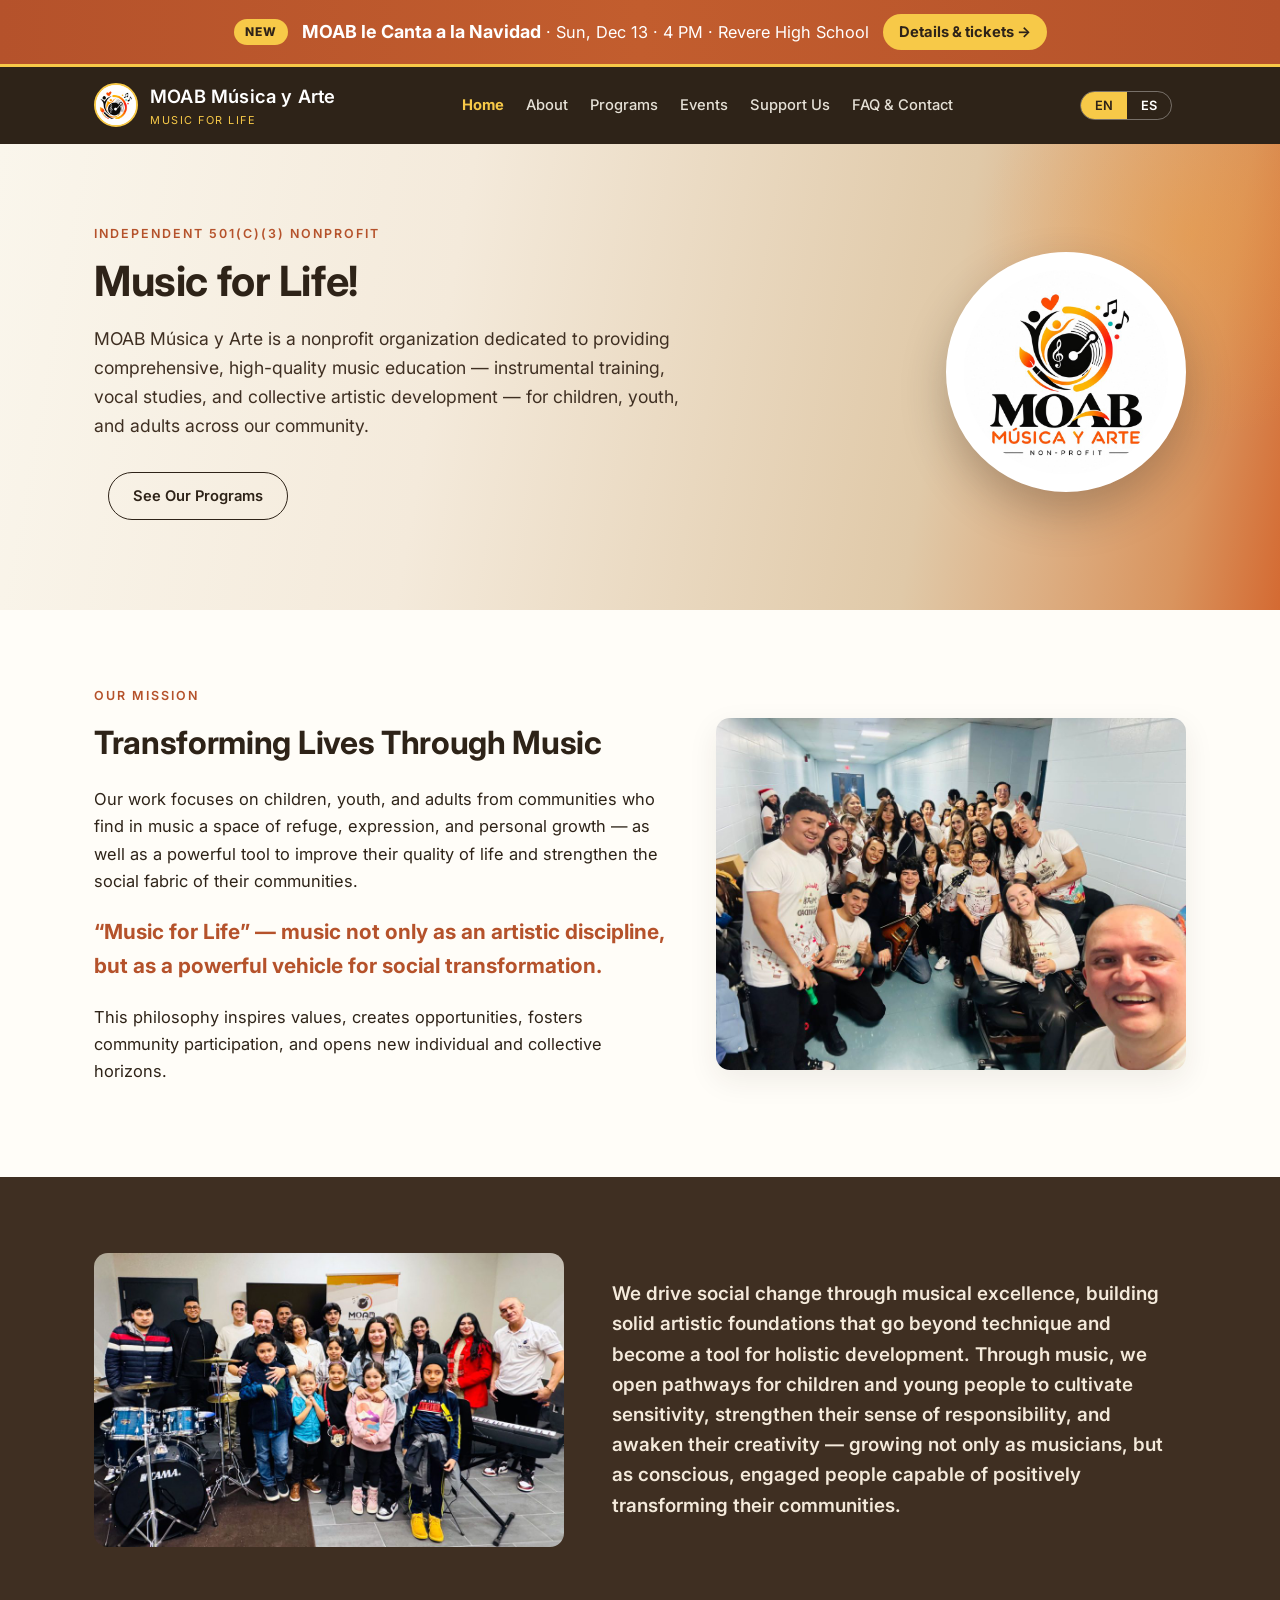
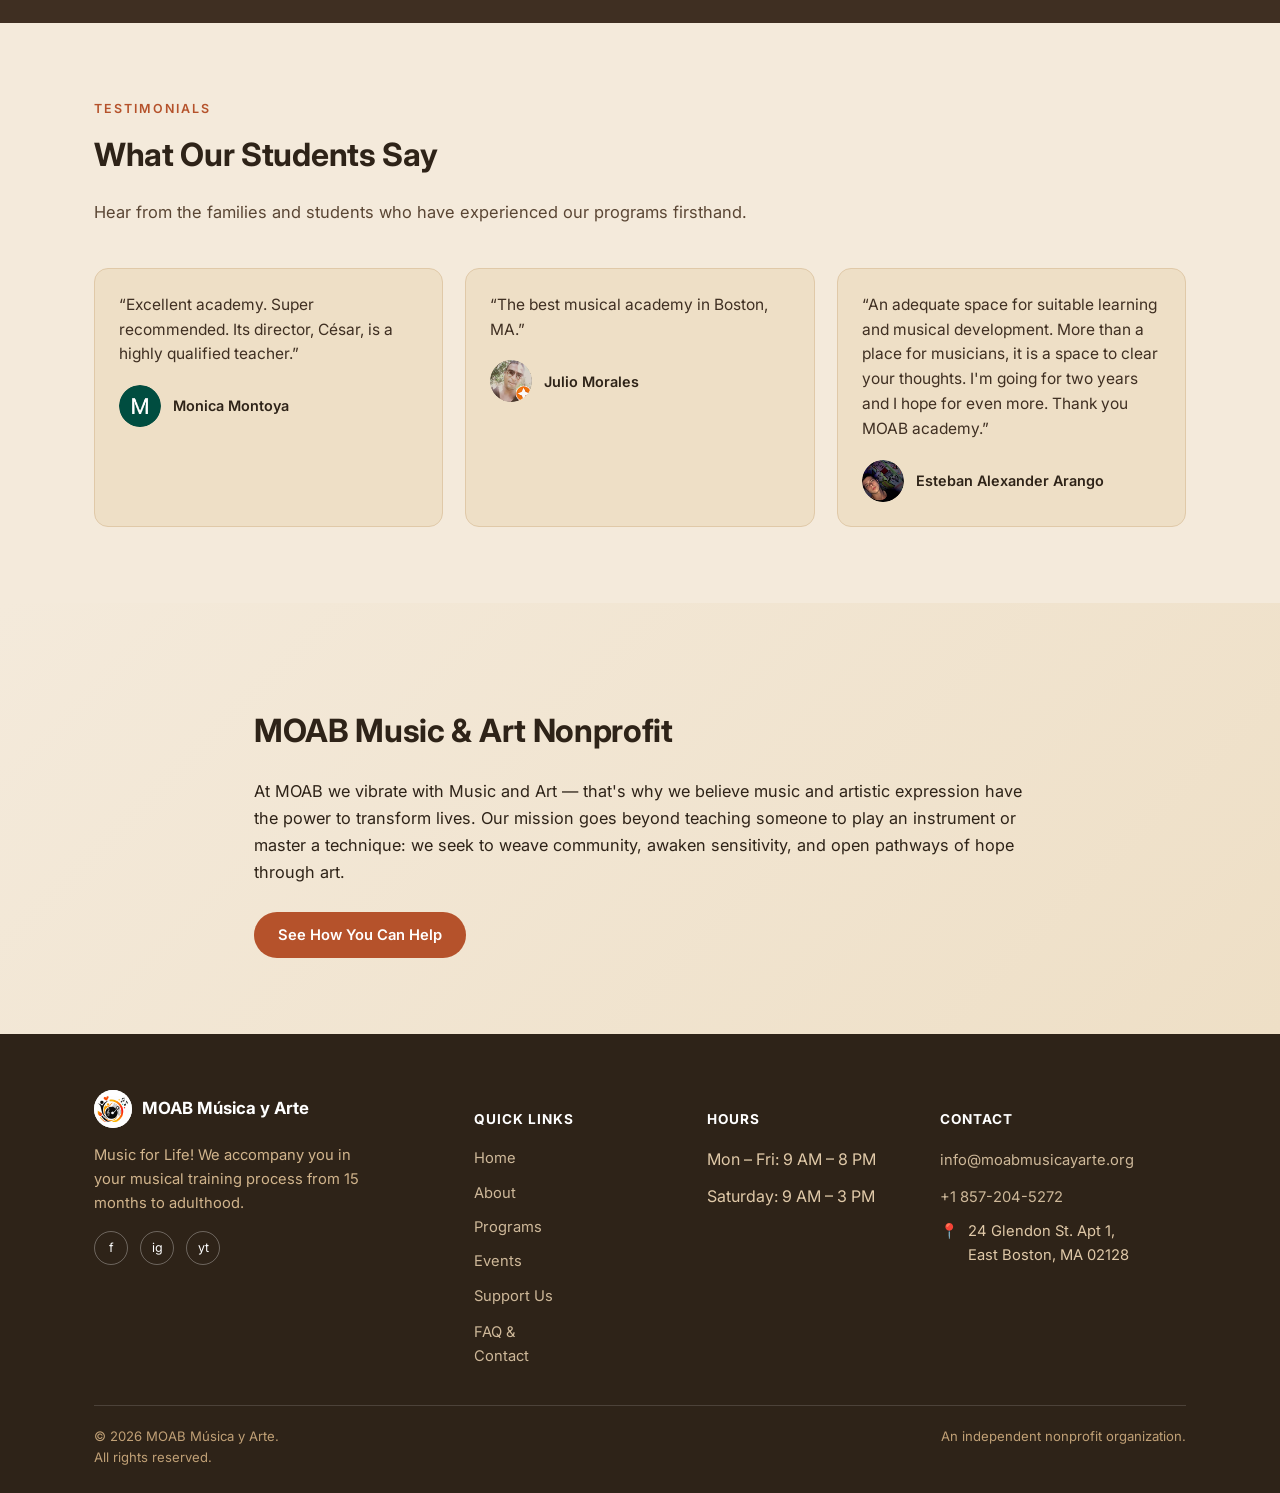
<file: index.html>
<!DOCTYPE html>
<html lang="en" data-lang="en">
<head>
<meta charset="UTF-8">
<meta name="viewport" content="width=device-width, initial-scale=1.0">
<title>MOAB Música y Arte | Nonprofit — Music for Life</title>
<meta name="description" content="MOAB Música y Arte is an independent nonprofit dedicated to transforming lives through comprehensive music education for children, youth, and adults.">
<link rel="icon" type="image/png" href="images/favicon.png">
<link rel="preconnect" href="https://fonts.googleapis.com">
<link href="https://fonts.googleapis.com/css2?family=Inter:wght@400;500;600;700;800&display=swap" rel="stylesheet">
<link rel="stylesheet" href="css/styles.css">
<script async src="https://widgets.givebutter.com/latest.umd.cjs?acct=FN88a8VwuXgsl26n&p=other"></script>
</head>
<body>

<a class="announce-bar" href="pages/musical-navidad-2026.html">
  <span class="announce-tag"><span data-i18n-en>New</span><span data-i18n-es>Nuevo</span></span>
  <span class="announce-text"><strong>MOAB le Canta a la Navidad</strong> · <span data-i18n-en>Sun, Dec 13 · 4 PM · Revere High School</span><span data-i18n-es>Dom 13 dic · 4 PM · Revere High School</span></span>
  <span class="announce-cta"><span data-i18n-en>Details &amp; tickets &rarr;</span><span data-i18n-es>Detalles y entradas &rarr;</span></span>
</a>

<header>
  <div class="header-inner wrap">
    <a class="brand-group" href="index.html">
      <img src="images/logo-icon.png" alt="MOAB Música y Arte logo">
      <div class="brand">MOAB Música y Arte
        <small><span data-i18n-en>Music for Life</span><span data-i18n-es>Música para la Vida</span></small>
      </div>
    </a>
    <nav id="siteNav">
      <a href="index.html" class="active"><span data-i18n-en>Home</span><span data-i18n-es>Inicio</span></a>
      <a href="pages/about.html"><span data-i18n-en>About</span><span data-i18n-es>Nosotros</span></a>
      <a href="pages/programs.html"><span data-i18n-en>Programs</span><span data-i18n-es>Programas</span></a>
      <a href="pages/events.html"><span data-i18n-en>Events</span><span data-i18n-es>Eventos</span></a>
      <a href="pages/support.html"><span data-i18n-en>Support Us</span><span data-i18n-es>Apóyanos</span></a>
      <a href="pages/faq-contact.html"><span data-i18n-en>FAQ &amp; Contact</span><span data-i18n-es>FAQ y Contacto</span></a>
    </nav>
    <div class="header-actions">
      <div class="lang-toggle">
        <button type="button" data-set-lang="en" class="active">EN</button>
        <button type="button" data-set-lang="es">ES</button>
      </div>
      <givebutter-widget id="j2OKJa"></givebutter-widget>
      <button type="button" class="nav-toggle" id="navToggle" aria-label="Toggle navigation" aria-expanded="false">&#9776;</button>
    </div>
  </div>
</header>

<section class="hero">
  <div class="wrap hero-inner">
    <div class="hero-text">
      <div class="eyebrow"><span data-i18n-en>Independent 501(c)(3) Nonprofit</span><span data-i18n-es>Organización Sin Fines de Lucro Independiente</span></div>
      <h1><span data-i18n-en>Music for Life!</span><span data-i18n-es>¡Música para la Vida!</span></h1>
      <p class="lead">
        <span data-i18n-en>MOAB Música y Arte is a nonprofit organization dedicated to providing comprehensive, high-quality music education — instrumental training, vocal studies, and collective artistic development — for children, youth, and adults across our community.</span>
        <span data-i18n-es>MOAB Música y Arte es una organización sin fines de lucro dedicada a brindar educación musical integral y de alta calidad en formación instrumental, estudios vocales y procesos de desarrollo artístico colectivo, para niños, jóvenes y adultos de nuestra comunidad.</span>
      </p>
      <div class="hero-ctas">
        <givebutter-widget id="j2OKJa"></givebutter-widget>
        <a class="btn btn-outline" href="pages/programs.html"><span data-i18n-en>See Our Programs</span><span data-i18n-es>Ver Programas</span></a>
      </div>
    </div>
    <img class="hero-logo" src="images/logo.jpg" alt="MOAB Música y Arte logo">
  </div>
</section>

<section class="mission" id="mission">
  <div class="wrap mission-grid">
    <div>
      <div class="section-head" style="margin-bottom:0;">
        <div class="eyebrow"><span data-i18n-en>Our Mission</span><span data-i18n-es>Nuestra Misión</span></div>
        <h2><span data-i18n-en>Transforming Lives Through Music</span><span data-i18n-es>Transformando Vidas a través de la Música</span></h2>
      </div>
      <p>
        <span data-i18n-en>Our work focuses on children, youth, and adults from communities who find in music a space of refuge, expression, and personal growth — as well as a powerful tool to improve their quality of life and strengthen the social fabric of their communities.</span>
        <span data-i18n-es>Nuestro trabajo se centra en niños, jóvenes y adultos de comunidades que encuentran en la música un espacio de refugio, expresión y crecimiento personal, así como una poderosa herramienta para mejorar su calidad de vida y fortalecer el tejido social de sus entornos.</span>
      </p>
      <p class="quote">
        <span data-i18n-en>“Music for Life” — music not only as an artistic discipline, but as a powerful vehicle for social transformation.</span>
        <span data-i18n-es>«Música para la Vida» — la música no solo como disciplina artística, sino como un poderoso vehículo de transformación social.</span>
      </p>
      <p>
        <span data-i18n-en>This philosophy inspires values, creates opportunities, fosters community participation, and opens new individual and collective horizons.</span>
        <span data-i18n-es>Esta filosofía inspira valores, crea oportunidades, fomenta la participación comunitaria y abre nuevos horizontes individuales y colectivos.</span>
      </p>
    </div>
    <figure>
      <img src="images/gallery/students-group.jpg" alt="MOAB Música y Arte students">
    </figure>
  </div>
</section>

<section class="impact">
  <div class="wrap impact-grid">
    <figure>
      <img src="images/gallery/moab-in-boston.jpg" alt="MOAB Música y Arte in Boston">
    </figure>
    <p>
      <span data-i18n-en>We drive social change through musical excellence, building solid artistic foundations that go beyond technique and become a tool for holistic development. Through music, we open pathways for children and young people to cultivate sensitivity, strengthen their sense of responsibility, and awaken their creativity — growing not only as musicians, but as conscious, engaged people capable of positively transforming their communities.</span>
      <span data-i18n-es>Impulsamos el cambio social a través de la excelencia musical, construyendo bases artísticas sólidas que van más allá de la técnica y se convierten en una herramienta para el desarrollo integral. A través de la música, abrimos caminos para que niños y jóvenes cultiven la sensibilidad, fortalezcan su sentido de responsabilidad y despierten su creatividad, creciendo no solo como músicos, sino como personas conscientes y comprometidas, capaces de transformar positivamente sus comunidades.</span>
    </p>
  </div>
</section>

<section class="testimonials" id="testimonials">
  <div class="wrap">
    <div class="section-head">
      <div class="eyebrow">Testimonials</div>
      <h2><span data-i18n-en>What Our Students Say</span><span data-i18n-es>Lo Que Dicen Nuestros Estudiantes</span></h2>
      <p><span data-i18n-en>Hear from the families and students who have experienced our programs firsthand.</span><span data-i18n-es>Escucha a las familias y estudiantes que han vivido nuestros programas de primera mano.</span></p>
    </div>
    <div class="testimonial-grid">
      <div class="testimonial-card">
        <p class="quote-text">
          <span data-i18n-en>“Excellent academy. Super recommended. Its director, César, is a highly qualified teacher.”</span>
          <span data-i18n-es>«Excelente academia. Súper recomendada. Su director, César, es un profesor altamente calificado.»</span>
        </p>
        <div class="testimonial-author">
          <img src="images/testimonials/monica-montoya.png" alt="Monica Montoya">
          <span>Monica Montoya</span>
        </div>
      </div>
      <div class="testimonial-card">
        <p class="quote-text">
          <span data-i18n-en>“The best musical academy in Boston, MA.”</span>
          <span data-i18n-es>«La mejor academia musical en Boston, MA.»</span>
        </p>
        <div class="testimonial-author">
          <img src="images/testimonials/julio-morales.png" alt="Julio Morales">
          <span>Julio Morales</span>
        </div>
      </div>
      <div class="testimonial-card">
        <p class="quote-text">
          <span data-i18n-en>“An adequate space for suitable learning and musical development. More than a place for musicians, it is a space to clear your thoughts. I'm going for two years and I hope for even more. Thank you MOAB academy.”</span>
          <span data-i18n-es>«Un espacio adecuado para el aprendizaje y desarrollo musical. Más que un lugar para músicos, es un espacio para despejar la mente. Llevo dos años y espero muchos más. Gracias academia MOAB.»</span>
        </p>
        <div class="testimonial-author">
          <img src="images/testimonials/esteban-alexander-arango.png" alt="Esteban Alexander Arango">
          <span>Esteban Alexander Arango</span>
        </div>
      </div>
    </div>
  </div>
</section>

<section class="statement">
  <div class="wrap statement-inner">
    <h2><span data-i18n-en>MOAB Music &amp; Art Nonprofit</span><span data-i18n-es>MOAB Música y Arte Nonprofit</span></h2>
    <p>
      <span data-i18n-en>At MOAB we vibrate with Music and Art — that's why we believe music and artistic expression have the power to transform lives. Our mission goes beyond teaching someone to play an instrument or master a technique: we seek to weave community, awaken sensitivity, and open pathways of hope through art.</span>
      <span data-i18n-es>En MOAB vibramos con la Música y el Arte, es por esto que creemos que la música y las expresiones artísticas tienen el poder de transformar vidas. Nuestra misión va más allá de enseñar a tocar un instrumento o dominar una técnica: buscamos tejer comunidad, despertar sensibilidad y abrir caminos de esperanza a través del arte.</span>
    </p>
    <a class="btn" href="pages/support.html">
      <span data-i18n-en>See How You Can Help</span><span data-i18n-es>Mira Cómo Puedes Ayudar</span>
    </a>
  </div>
</section>

<footer id="contact">
  <div class="wrap">
    <div class="footer-grid">
      <div>
        <div class="footer-brand">
          <img src="images/logo-icon.png" alt="MOAB logo">
          <span>MOAB Música y Arte</span>
        </div>
        <p style="max-width:280px; font-size:0.92rem; color:#D1B48C;">
          <span data-i18n-en>Music for Life! We accompany you in your musical training process from 15 months to adulthood.</span>
          <span data-i18n-es>¡Música para la Vida! Te acompañamos en tu proceso de formación musical desde los 15 meses hasta la adultez.</span>
        </p>
        <div class="socials">
          <a href="https://www.facebook.com/moabacademiamusica" target="_blank" rel="noopener" aria-label="Facebook">f</a>
          <a href="https://www.instagram.com/moab_academia_musica/" target="_blank" rel="noopener" aria-label="Instagram">ig</a>
          <a href="https://youtube.com/@MoabAcademia?si=XvDRwm4BklLlCstu" target="_blank" rel="noopener" aria-label="YouTube">yt</a>
        </div>
      </div>
      <div>
        <h4><span data-i18n-en>Quick Links</span><span data-i18n-es>Enlaces</span></h4>
        <ul>
          <li><a href="index.html"><span data-i18n-en>Home</span><span data-i18n-es>Inicio</span></a></li>
          <li><a href="pages/about.html"><span data-i18n-en>About</span><span data-i18n-es>Nosotros</span></a></li>
          <li><a href="pages/programs.html"><span data-i18n-en>Programs</span><span data-i18n-es>Programas</span></a></li>
          <li><a href="pages/events.html"><span data-i18n-en>Events</span><span data-i18n-es>Eventos</span></a></li>
          <li><a href="pages/support.html"><span data-i18n-en>Support Us</span><span data-i18n-es>Apóyanos</span></a></li>
          <li><a href="pages/faq-contact.html">FAQ &amp; <span data-i18n-en>Contact</span><span data-i18n-es>Contacto</span></a></li>
        </ul>
      </div>
      <div>
        <h4><span data-i18n-en>Hours</span><span data-i18n-es>Horario</span></h4>
        <ul>
          <li><span data-i18n-en>Mon – Fri: 9 AM – 8 PM</span><span data-i18n-es>Lun – Vie: 9 AM – 8 PM</span></li>
          <li><span data-i18n-en>Saturday: 9 AM – 3 PM</span><span data-i18n-es>Sábado: 9 AM – 3 PM</span></li>
        </ul>
      </div>
      <div>
        <h4><span data-i18n-en>Contact</span><span data-i18n-es>Contacto</span></h4>
        <ul>
          <li><a href="mailto:info@moabmusicayarte.org">info@moabmusicayarte.org</a></li>
          <li><a href="tel:+18572045272">+1 857-204-5272</a></li>
          <li class="address-block">
            <span>&#128205;</span>
            <span>24 Glendon St. Apt 1,<br>East Boston, MA 02128</span>
          </li>
        </ul>
      </div>
    </div>
    <div class="footer-bottom">
      <span>&copy; 2026 MOAB Música y Arte. <span data-i18n-en>All rights reserved.</span><span data-i18n-es>Todos los derechos reservados.</span></span>
      <span data-i18n-en>An independent nonprofit organization.</span>
      <span data-i18n-es>Una organización independiente sin fines de lucro.</span>
    </div>
  </div>
</footer>

<script src="js/script.js"></script>
</body>
</html>
</file>
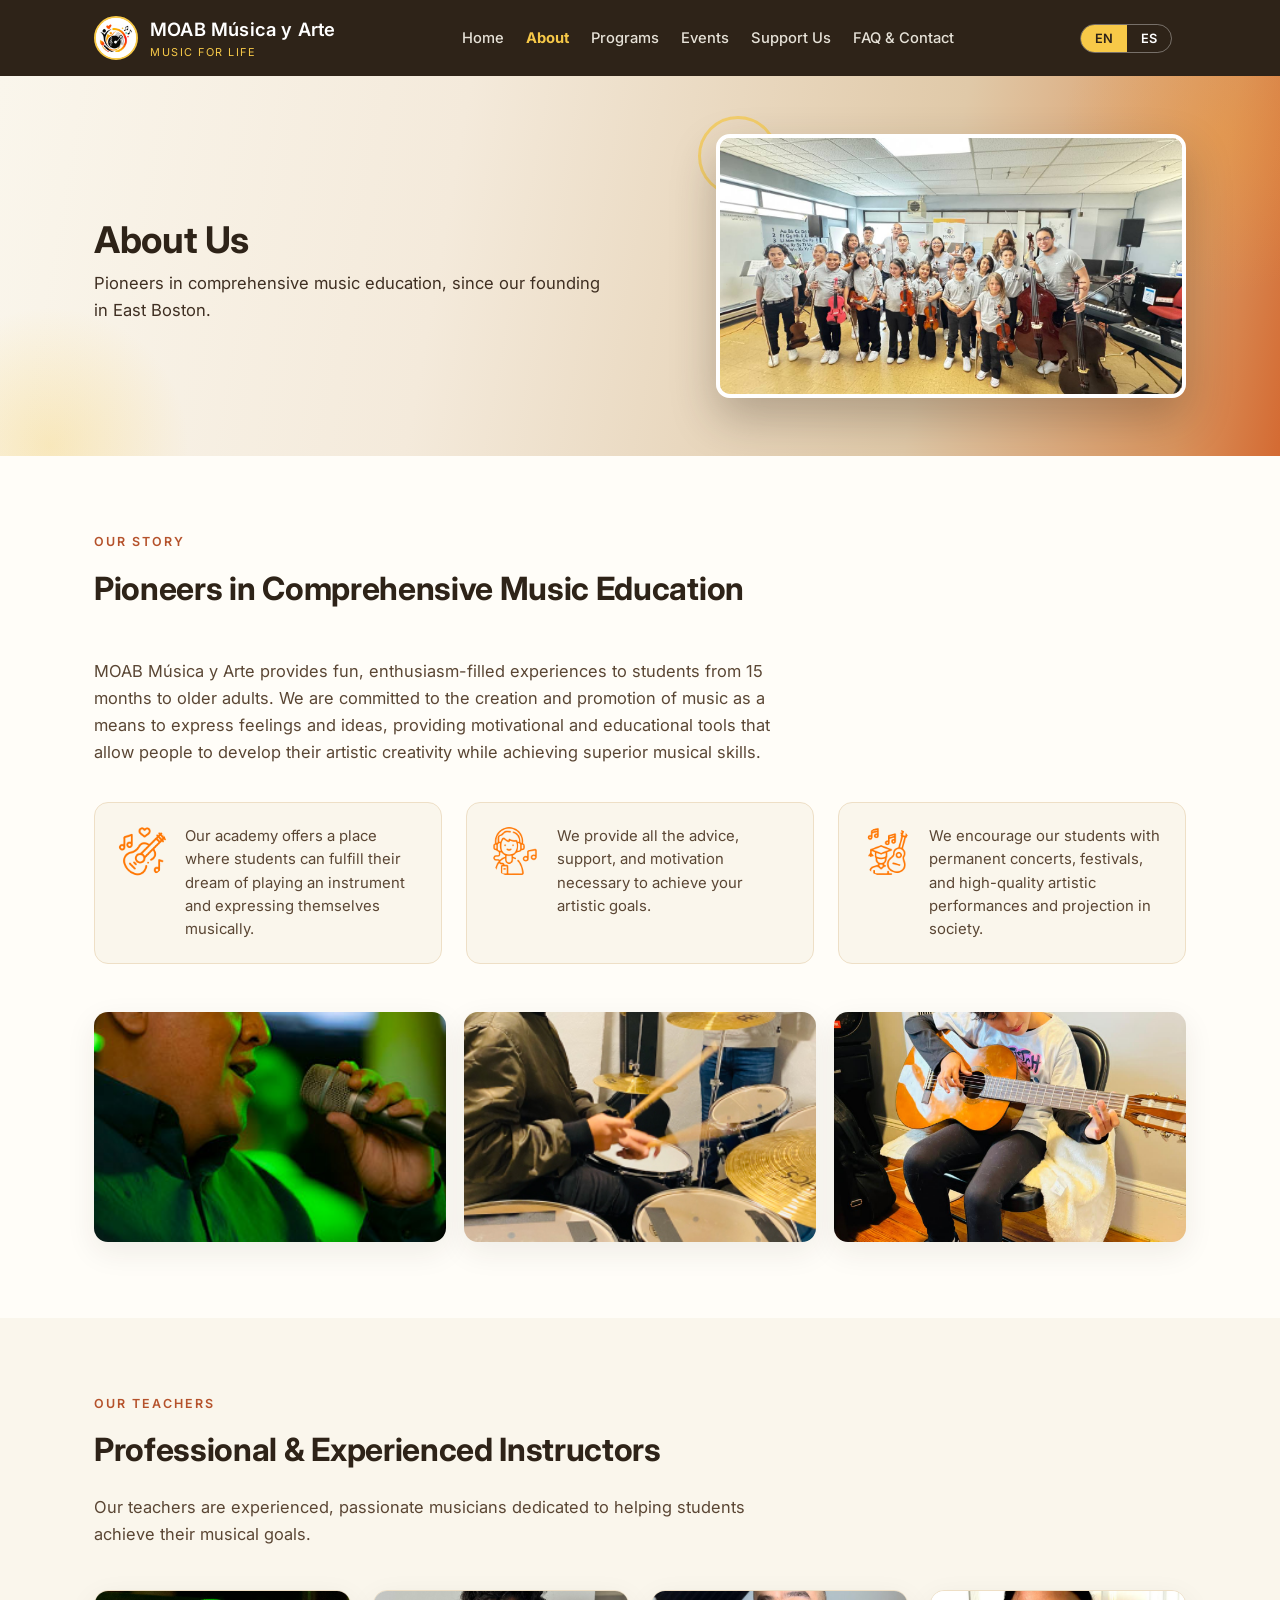
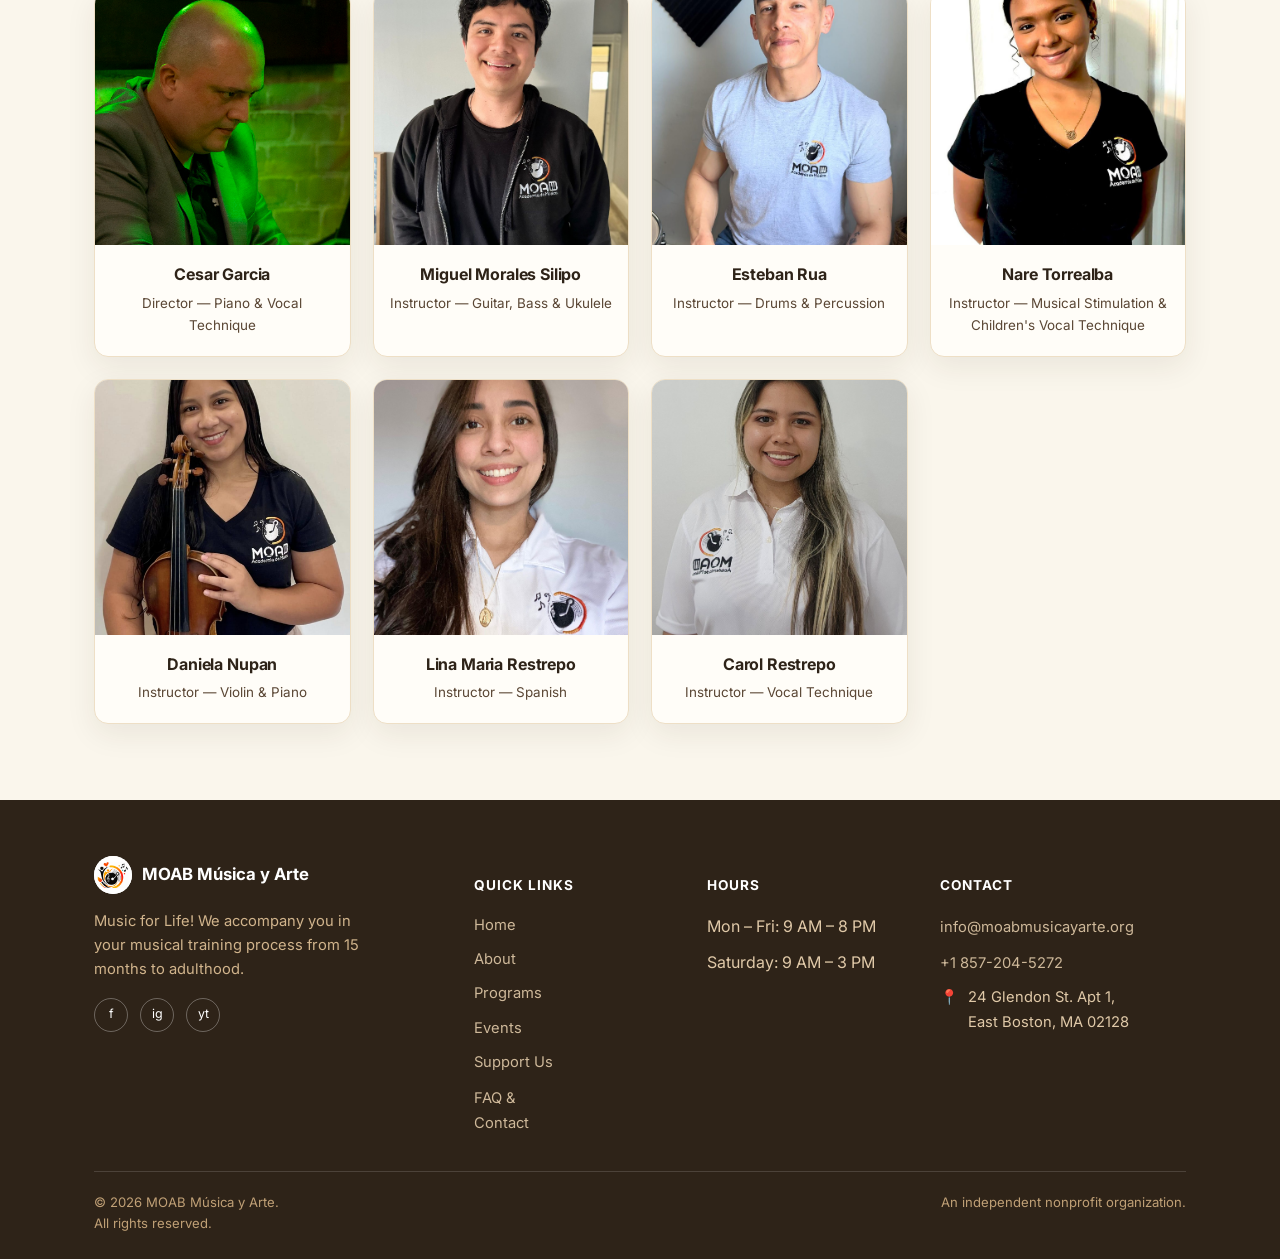
<file: pages/about.html>
<!DOCTYPE html>
<html lang="en" data-lang="en">
<head>
<meta charset="UTF-8">
<meta name="viewport" content="width=device-width, initial-scale=1.0">
<title>About Us | MOAB Música y Arte Nonprofit</title>
<meta name="description" content="Learn about MOAB Música y Arte's story, mission, and the professional instructors who teach our students.">
<link rel="icon" type="image/png" href="../images/favicon.png">
<link rel="preconnect" href="https://fonts.googleapis.com">
<link href="https://fonts.googleapis.com/css2?family=Inter:wght@400;500;600;700;800&display=swap" rel="stylesheet">
<link rel="stylesheet" href="../css/styles.css">
<script async src="https://widgets.givebutter.com/latest.umd.cjs?acct=FN88a8VwuXgsl26n&p=other"></script>
</head>
<body>

<header>
  <div class="header-inner wrap">
    <a class="brand-group" href="../index.html">
      <img src="../images/logo-icon.png" alt="MOAB Música y Arte logo">
      <div class="brand">MOAB Música y Arte
        <small><span data-i18n-en>Music for Life</span><span data-i18n-es>Música para la Vida</span></small>
      </div>
    </a>
    <nav id="siteNav">
      <a href="../index.html"><span data-i18n-en>Home</span><span data-i18n-es>Inicio</span></a>
      <a href="about.html" class="active"><span data-i18n-en>About</span><span data-i18n-es>Nosotros</span></a>
      <a href="programs.html"><span data-i18n-en>Programs</span><span data-i18n-es>Programas</span></a>
      <a href="events.html"><span data-i18n-en>Events</span><span data-i18n-es>Eventos</span></a>
      <a href="support.html"><span data-i18n-en>Support Us</span><span data-i18n-es>Apóyanos</span></a>
      <a href="faq-contact.html"><span data-i18n-en>FAQ &amp; Contact</span><span data-i18n-es>FAQ y Contacto</span></a>
    </nav>
    <div class="header-actions">
      <div class="lang-toggle">
        <button type="button" data-set-lang="en" class="active">EN</button>
        <button type="button" data-set-lang="es">ES</button>
      </div>
      <givebutter-widget id="j2OKJa"></givebutter-widget>
      <button type="button" class="nav-toggle" id="navToggle" aria-label="Toggle navigation" aria-expanded="false">&#9776;</button>
    </div>
  </div>
</header>

<section class="page-hero">
  <div class="wrap page-hero-inner">
    <div>
      <h1><span data-i18n-en>About Us</span><span data-i18n-es>Quiénes Somos</span></h1>
      <p class="lead"><span data-i18n-en>Pioneers in comprehensive music education, since our founding in East Boston.</span><span data-i18n-es>Pioneros en educación musical integral, desde nuestra fundación en East Boston.</span></p>
    </div>
    <div class="page-hero-media">
      <img src="../images/programs/string-orchestra.jpg" alt="MOAB string orchestra ensemble">
    </div>
  </div>
</section>

<section class="about" id="about">
  <div class="wrap">
    <div class="section-head">
      <div class="eyebrow"><span data-i18n-en>Our Story</span><span data-i18n-es>Nuestra Historia</span></div>
      <h2><span data-i18n-en>Pioneers in Comprehensive Music Education</span><span data-i18n-es>Pioneros en Educación Musical Integral</span></h2>
    </div>
    <p class="about-lead">
      <span data-i18n-en>MOAB Música y Arte provides fun, enthusiasm-filled experiences to students from 15 months to older adults. We are committed to the creation and promotion of music as a means to express feelings and ideas, providing motivational and educational tools that allow people to develop their artistic creativity while achieving superior musical skills.</span>
      <span data-i18n-es>MOAB Música y Arte brinda experiencias divertidas, llenas de entusiasmo a nuestros alumnos desde los 15 meses hasta el adulto mayor. Estamos comprometidos con la creación y promoción de la música como medio para expresar sentimientos e ideas, proporcionando herramientas motivacionales y educativas que permiten a las personas desarrollar su creatividad artística mientras alcanzan habilidades musicales superiores.</span>
    </p>
    <div class="about-features">
      <div class="about-feature">
        <img src="../images/icons/dream.png" alt="Dream">
        <p><span data-i18n-en>Our academy offers a place where students can fulfill their dream of playing an instrument and expressing themselves musically.</span><span data-i18n-es>Nuestra academia ofrece un lugar donde los estudiantes pueden cumplir su sueño de tocar un instrumento y expresarse musicalmente.</span></p>
      </div>
      <div class="about-feature">
        <img src="../images/icons/support.png" alt="Support">
        <p><span data-i18n-en>We provide all the advice, support, and motivation necessary to achieve your artistic goals.</span><span data-i18n-es>Brindamos toda la asesoría, apoyo y motivación necesarios para alcanzar tus metas artísticas.</span></p>
      </div>
      <div class="about-feature">
        <img src="../images/icons/performances.png" alt="Performances">
        <p><span data-i18n-en>We encourage our students with permanent concerts, festivals, and high-quality artistic performances and projection in society.</span><span data-i18n-es>Incentivamos a nuestros estudiantes con conciertos permanentes, festivales y presentaciones artísticas de alta calidad y proyección en la sociedad.</span></p>
      </div>
    </div>
    <div class="about-gallery">
      <img src="../images/gallery/music-classes-boston.jpg" alt="Music classes in Boston">
      <img src="../images/gallery/moab-music-classes.jpg" alt="MOAB music classes">
      <img src="../images/gallery/students-in-class.jpg" alt="MOAB students in class">
    </div>
  </div>
</section>

<section class="team" id="team">
  <div class="wrap">
    <div class="section-head">
      <div class="eyebrow"><span data-i18n-en>Our Teachers</span><span data-i18n-es>Nuestros Profesores</span></div>
      <h2><span data-i18n-en>Professional &amp; Experienced Instructors</span><span data-i18n-es>Instructores Profesionales y Experimentados</span></h2>
      <p><span data-i18n-en>Our teachers are experienced, passionate musicians dedicated to helping students achieve their musical goals.</span><span data-i18n-es>Nuestros profesores son músicos experimentados y apasionados, dedicados a ayudar a los estudiantes a alcanzar sus metas musicales.</span></p>
    </div>
    <div class="team-grid">
      <div class="team-card">
        <img src="../images/team/cesar-garcia.jpg" alt="Cesar Garcia">
        <div class="team-info">
          <h4>Cesar Garcia</h4>
          <p><span data-i18n-en>Director — Piano &amp; Vocal Technique</span><span data-i18n-es>Director — Piano y Técnica Vocal</span></p>
        </div>
      </div>
      <div class="team-card">
        <img src="../images/team/miguel-morales-silipo.jpg" alt="Miguel Morales Silipo">
        <div class="team-info">
          <h4>Miguel Morales Silipo</h4>
          <p><span data-i18n-en>Instructor — Guitar, Bass &amp; Ukulele</span><span data-i18n-es>Profesor — Guitarra, Bajo y Ukelele</span></p>
        </div>
      </div>
      <div class="team-card">
        <img src="../images/team/esteban-rua.jpg" alt="Esteban Rua">
        <div class="team-info">
          <h4>Esteban Rua</h4>
          <p><span data-i18n-en>Instructor — Drums &amp; Percussion</span><span data-i18n-es>Profesor — Batería y Percusión</span></p>
        </div>
      </div>
      <div class="team-card">
        <img src="../images/team/nare-torrealba.jpg" alt="Nare Torrealba">
        <div class="team-info">
          <h4>Nare Torrealba</h4>
          <p><span data-i18n-en>Instructor — Musical Stimulation &amp; Children's Vocal Technique</span><span data-i18n-es>Profesora — Estimulación e Iniciación Musical / Técnica Vocal Infantil</span></p>
        </div>
      </div>
      <div class="team-card">
        <img src="../images/team/daniela-nupan.jpg" alt="Daniela Nupan">
        <div class="team-info">
          <h4>Daniela Nupan</h4>
          <p><span data-i18n-en>Instructor — Violin &amp; Piano</span><span data-i18n-es>Profesora de Violín y Piano</span></p>
        </div>
      </div>
      <div class="team-card">
        <img src="../images/team/lina-maria-restrepo.jpg" alt="Lina Maria Restrepo">
        <div class="team-info">
          <h4>Lina Maria Restrepo</h4>
          <p><span data-i18n-en>Instructor — Spanish</span><span data-i18n-es>Profesora — Español</span></p>
        </div>
      </div>
      <div class="team-card">
        <img src="../images/team/carol-restrepo.jpg" alt="Carol Restrepo">
        <div class="team-info">
          <h4>Carol Restrepo</h4>
          <p><span data-i18n-en>Instructor — Vocal Technique</span><span data-i18n-es>Profesora de Técnica Vocal</span></p>
        </div>
      </div>
    </div>
  </div>
</section>

<footer id="contact">
  <div class="wrap">
    <div class="footer-grid">
      <div>
        <div class="footer-brand">
          <img src="../images/logo-icon.png" alt="MOAB logo">
          <span>MOAB Música y Arte</span>
        </div>
        <p style="max-width:280px; font-size:0.92rem; color:#D1B48C;">
          <span data-i18n-en>Music for Life! We accompany you in your musical training process from 15 months to adulthood.</span>
          <span data-i18n-es>¡Música para la Vida! Te acompañamos en tu proceso de formación musical desde los 15 meses hasta la adultez.</span>
        </p>
        <div class="socials">
          <a href="https://www.facebook.com/moabacademiamusica" target="_blank" rel="noopener" aria-label="Facebook">f</a>
          <a href="https://www.instagram.com/moab_academia_musica/" target="_blank" rel="noopener" aria-label="Instagram">ig</a>
          <a href="https://youtube.com/@MoabAcademia?si=XvDRwm4BklLlCstu" target="_blank" rel="noopener" aria-label="YouTube">yt</a>
        </div>
      </div>
      <div>
        <h4><span data-i18n-en>Quick Links</span><span data-i18n-es>Enlaces</span></h4>
        <ul>
          <li><a href="../index.html"><span data-i18n-en>Home</span><span data-i18n-es>Inicio</span></a></li>
          <li><a href="about.html"><span data-i18n-en>About</span><span data-i18n-es>Nosotros</span></a></li>
          <li><a href="programs.html"><span data-i18n-en>Programs</span><span data-i18n-es>Programas</span></a></li>
          <li><a href="events.html"><span data-i18n-en>Events</span><span data-i18n-es>Eventos</span></a></li>
          <li><a href="support.html"><span data-i18n-en>Support Us</span><span data-i18n-es>Apóyanos</span></a></li>
          <li><a href="faq-contact.html">FAQ &amp; <span data-i18n-en>Contact</span><span data-i18n-es>Contacto</span></a></li>
        </ul>
      </div>
      <div>
        <h4><span data-i18n-en>Hours</span><span data-i18n-es>Horario</span></h4>
        <ul>
          <li><span data-i18n-en>Mon – Fri: 9 AM – 8 PM</span><span data-i18n-es>Lun – Vie: 9 AM – 8 PM</span></li>
          <li><span data-i18n-en>Saturday: 9 AM – 3 PM</span><span data-i18n-es>Sábado: 9 AM – 3 PM</span></li>
        </ul>
      </div>
      <div>
        <h4><span data-i18n-en>Contact</span><span data-i18n-es>Contacto</span></h4>
        <ul>
          <li><a href="mailto:info@moabmusicayarte.org">info@moabmusicayarte.org</a></li>
          <li><a href="tel:+18572045272">+1 857-204-5272</a></li>
          <li class="address-block">
            <span>&#128205;</span>
            <span>24 Glendon St. Apt 1,<br>East Boston, MA 02128</span>
          </li>
        </ul>
      </div>
    </div>
    <div class="footer-bottom">
      <span>&copy; 2026 MOAB Música y Arte. <span data-i18n-en>All rights reserved.</span><span data-i18n-es>Todos los derechos reservados.</span></span>
      <span data-i18n-en>An independent nonprofit organization.</span>
      <span data-i18n-es>Una organización independiente sin fines de lucro.</span>
    </div>
  </div>
</footer>

<script src="../js/script.js"></script>
</body>
</html>
</file>
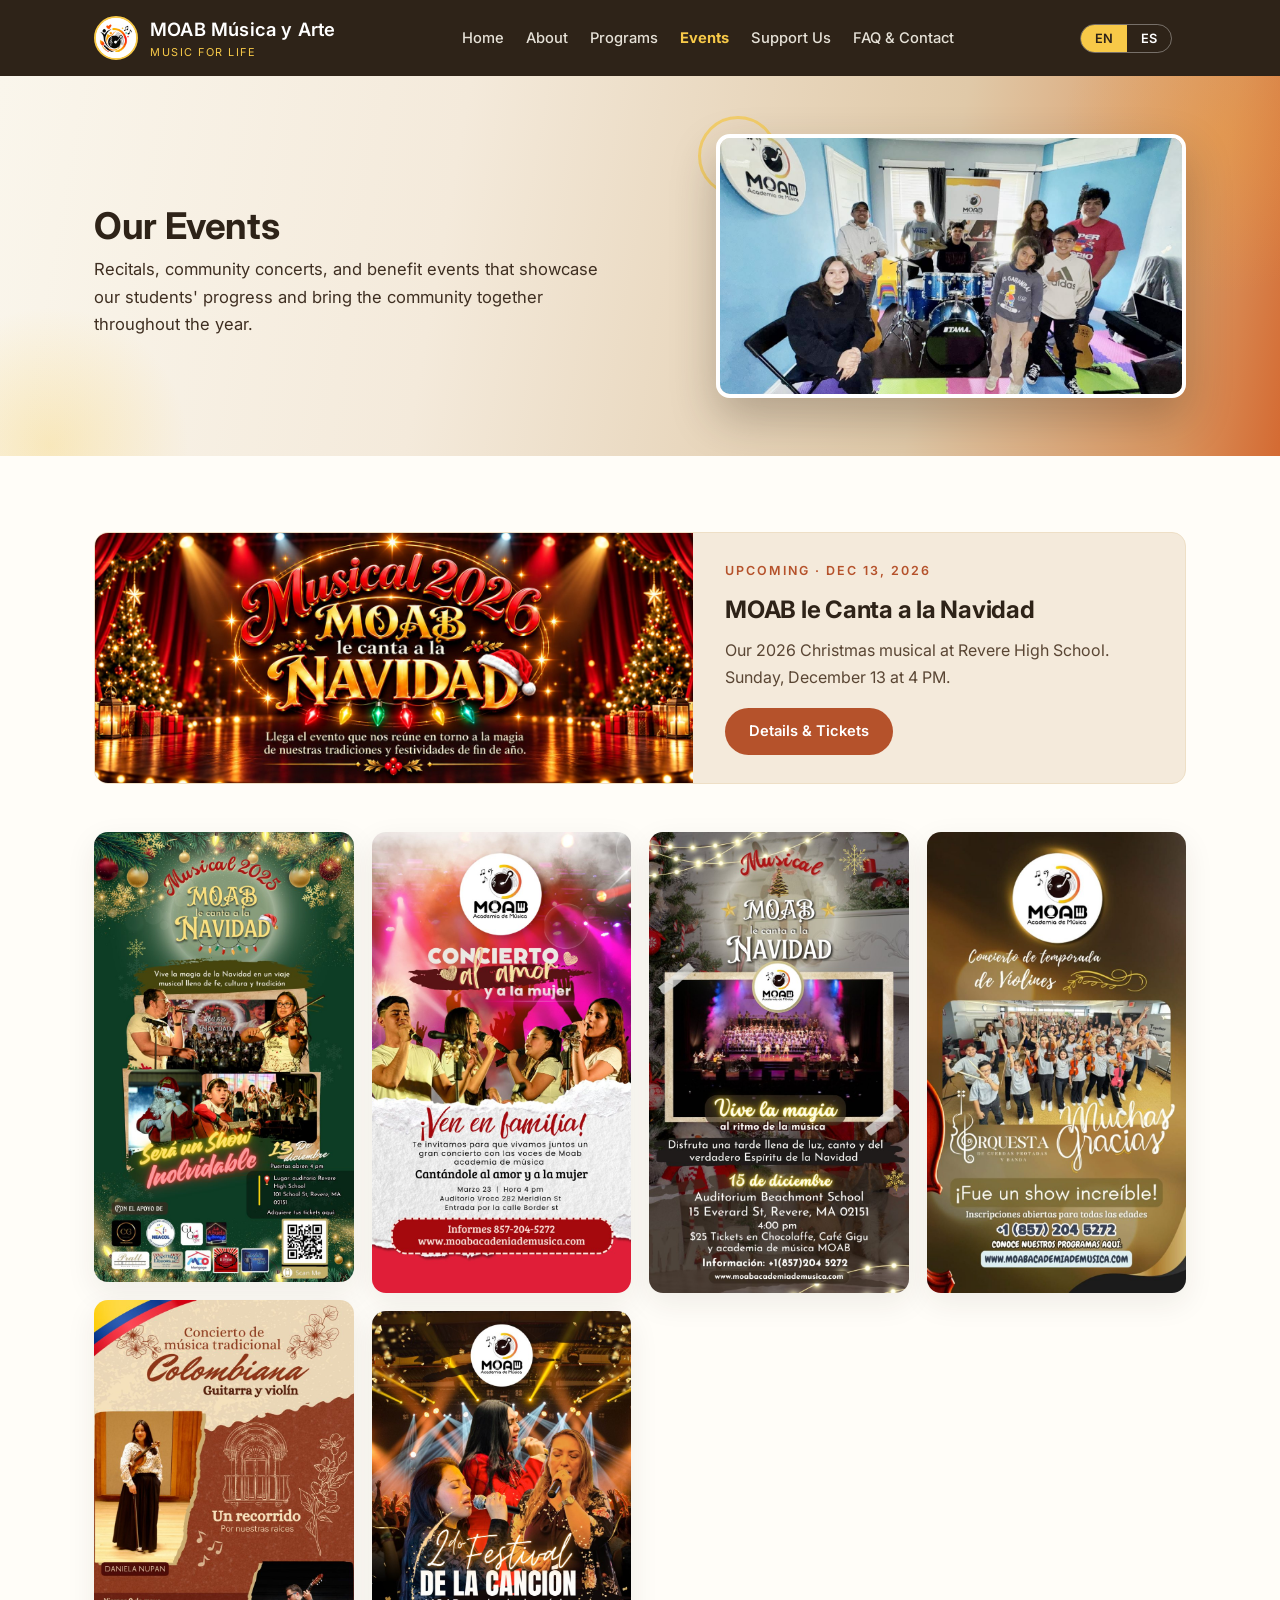
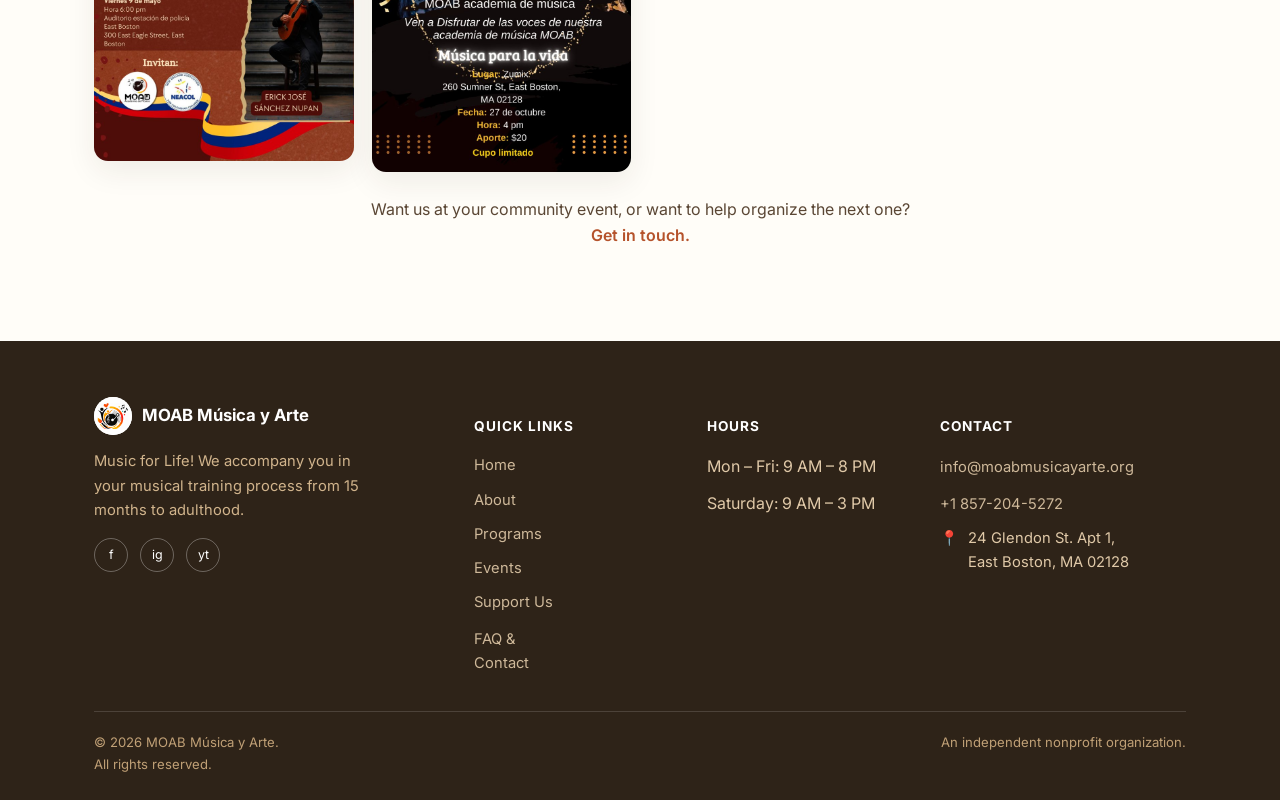
<file: pages/events.html>
<!DOCTYPE html>
<html lang="en" data-lang="en">
<head>
<meta charset="UTF-8">
<meta name="viewport" content="width=device-width, initial-scale=1.0">
<title>Events | MOAB Música y Arte Nonprofit</title>
<meta name="description" content="Recitals, community concerts, and benefit events from MOAB Música y Arte.">
<link rel="icon" type="image/png" href="../images/favicon.png">
<link rel="preconnect" href="https://fonts.googleapis.com">
<link href="https://fonts.googleapis.com/css2?family=Inter:wght@400;500;600;700;800&display=swap" rel="stylesheet">
<link rel="stylesheet" href="../css/styles.css">
<script async src="https://widgets.givebutter.com/latest.umd.cjs?acct=FN88a8VwuXgsl26n&p=other"></script>
</head>
<body>

<header>
  <div class="header-inner wrap">
    <a class="brand-group" href="../index.html">
      <img src="../images/logo-icon.png" alt="MOAB Música y Arte logo">
      <div class="brand">MOAB Música y Arte
        <small><span data-i18n-en>Music for Life</span><span data-i18n-es>Música para la Vida</span></small>
      </div>
    </a>
    <nav id="siteNav">
      <a href="../index.html"><span data-i18n-en>Home</span><span data-i18n-es>Inicio</span></a>
      <a href="about.html"><span data-i18n-en>About</span><span data-i18n-es>Nosotros</span></a>
      <a href="programs.html"><span data-i18n-en>Programs</span><span data-i18n-es>Programas</span></a>
      <a href="events.html" class="active"><span data-i18n-en>Events</span><span data-i18n-es>Eventos</span></a>
      <a href="support.html"><span data-i18n-en>Support Us</span><span data-i18n-es>Apóyanos</span></a>
      <a href="faq-contact.html"><span data-i18n-en>FAQ &amp; Contact</span><span data-i18n-es>FAQ y Contacto</span></a>
    </nav>
    <div class="header-actions">
      <div class="lang-toggle">
        <button type="button" data-set-lang="en" class="active">EN</button>
        <button type="button" data-set-lang="es">ES</button>
      </div>
      <givebutter-widget id="j2OKJa"></givebutter-widget>
      <button type="button" class="nav-toggle" id="navToggle" aria-label="Toggle navigation" aria-expanded="false">&#9776;</button>
    </div>
  </div>
</header>

<section class="page-hero">
  <div class="wrap page-hero-inner">
    <div>
      <h1><span data-i18n-en>Our Events</span><span data-i18n-es>Nuestros Eventos</span></h1>
      <p class="lead"><span data-i18n-en>Recitals, community concerts, and benefit events that showcase our students' progress and bring the community together throughout the year.</span><span data-i18n-es>Recitales, conciertos comunitarios y eventos benéficos que muestran el progreso de nuestros estudiantes y reúnen a la comunidad durante todo el año.</span></p>
    </div>
    <div class="page-hero-media">
      <img src="../images/programs/rock-band.jpg" alt="MOAB rock band performance">
    </div>
  </div>
</section>

<section class="events" id="events">
  <div class="wrap">
    <a class="events-feature" href="musical-navidad-2026.html" style="text-decoration:none;">
      <img src="../images/events/musical-navidad-2026-banner.jpg" alt="Musical 2026 — MOAB le canta a la Navidad">
      <div class="events-feature-text">
        <div class="eyebrow"><span data-i18n-en>Upcoming · Dec 13, 2026</span><span data-i18n-es>Próximamente · 13 de dic. de 2026</span></div>
        <h3>MOAB le Canta a la Navidad</h3>
        <p><span data-i18n-en>Our 2026 Christmas musical at Revere High School. Sunday, December 13 at 4 PM.</span><span data-i18n-es>Nuestro musical de Navidad 2026 en Revere High School. Domingo 13 de diciembre a las 4 PM.</span></p>
        <span class="btn btn-gold"><span data-i18n-en>Details &amp; Tickets</span><span data-i18n-es>Detalles y Entradas</span></span>
      </div>
    </a>
    <div class="events-grid">
      <figure><img src="../images/events/musical-2025-flyer.jpg" alt="MOAB musical event flyer"></figure>
      <figure><img src="../images/events/community-event-1.jpg" alt="MOAB community event"></figure>
      <figure><img src="../images/events/community-event-2.jpg" alt="MOAB community event"></figure>
      <figure><img src="../images/events/community-event-4.jpg" alt="MOAB community event"></figure>
      <figure><img src="../images/events/community-event-3.jpg" alt="MOAB community event"></figure>
      <figure><img src="../images/events/community-event-5.jpg" alt="MOAB community event"></figure>
    </div>
    <p style="text-align:center; margin-top:24px; color:var(--muted);">
      <span data-i18n-en>Want us at your community event, or want to help organize the next one?</span>
      <span data-i18n-es>¿Quieres que participemos en tu evento comunitario, o quieres ayudarnos a organizar el próximo?</span>
      <a href="faq-contact.html" style="color:var(--accent-dark); font-weight:600; text-decoration:none;"><span data-i18n-en>Get in touch.</span><span data-i18n-es>Contáctanos.</span></a>
    </p>
  </div>
</section>

<footer id="contact">
  <div class="wrap">
    <div class="footer-grid">
      <div>
        <div class="footer-brand">
          <img src="../images/logo-icon.png" alt="MOAB logo">
          <span>MOAB Música y Arte</span>
        </div>
        <p style="max-width:280px; font-size:0.92rem; color:#D1B48C;">
          <span data-i18n-en>Music for Life! We accompany you in your musical training process from 15 months to adulthood.</span>
          <span data-i18n-es>¡Música para la Vida! Te acompañamos en tu proceso de formación musical desde los 15 meses hasta la adultez.</span>
        </p>
        <div class="socials">
          <a href="https://www.facebook.com/moabacademiamusica" target="_blank" rel="noopener" aria-label="Facebook">f</a>
          <a href="https://www.instagram.com/moab_academia_musica/" target="_blank" rel="noopener" aria-label="Instagram">ig</a>
          <a href="https://youtube.com/@MoabAcademia?si=XvDRwm4BklLlCstu" target="_blank" rel="noopener" aria-label="YouTube">yt</a>
        </div>
      </div>
      <div>
        <h4><span data-i18n-en>Quick Links</span><span data-i18n-es>Enlaces</span></h4>
        <ul>
          <li><a href="../index.html"><span data-i18n-en>Home</span><span data-i18n-es>Inicio</span></a></li>
          <li><a href="about.html"><span data-i18n-en>About</span><span data-i18n-es>Nosotros</span></a></li>
          <li><a href="programs.html"><span data-i18n-en>Programs</span><span data-i18n-es>Programas</span></a></li>
          <li><a href="events.html"><span data-i18n-en>Events</span><span data-i18n-es>Eventos</span></a></li>
          <li><a href="support.html"><span data-i18n-en>Support Us</span><span data-i18n-es>Apóyanos</span></a></li>
          <li><a href="faq-contact.html">FAQ &amp; <span data-i18n-en>Contact</span><span data-i18n-es>Contacto</span></a></li>
        </ul>
      </div>
      <div>
        <h4><span data-i18n-en>Hours</span><span data-i18n-es>Horario</span></h4>
        <ul>
          <li><span data-i18n-en>Mon – Fri: 9 AM – 8 PM</span><span data-i18n-es>Lun – Vie: 9 AM – 8 PM</span></li>
          <li><span data-i18n-en>Saturday: 9 AM – 3 PM</span><span data-i18n-es>Sábado: 9 AM – 3 PM</span></li>
        </ul>
      </div>
      <div>
        <h4><span data-i18n-en>Contact</span><span data-i18n-es>Contacto</span></h4>
        <ul>
          <li><a href="mailto:info@moabmusicayarte.org">info@moabmusicayarte.org</a></li>
          <li><a href="tel:+18572045272">+1 857-204-5272</a></li>
          <li class="address-block">
            <span>&#128205;</span>
            <span>24 Glendon St. Apt 1,<br>East Boston, MA 02128</span>
          </li>
        </ul>
      </div>
    </div>
    <div class="footer-bottom">
      <span>&copy; 2026 MOAB Música y Arte. <span data-i18n-en>All rights reserved.</span><span data-i18n-es>Todos los derechos reservados.</span></span>
      <span data-i18n-en>An independent nonprofit organization.</span>
      <span data-i18n-es>Una organización independiente sin fines de lucro.</span>
    </div>
  </div>
</footer>

<script src="../js/script.js"></script>
</body>
</html>
</file>
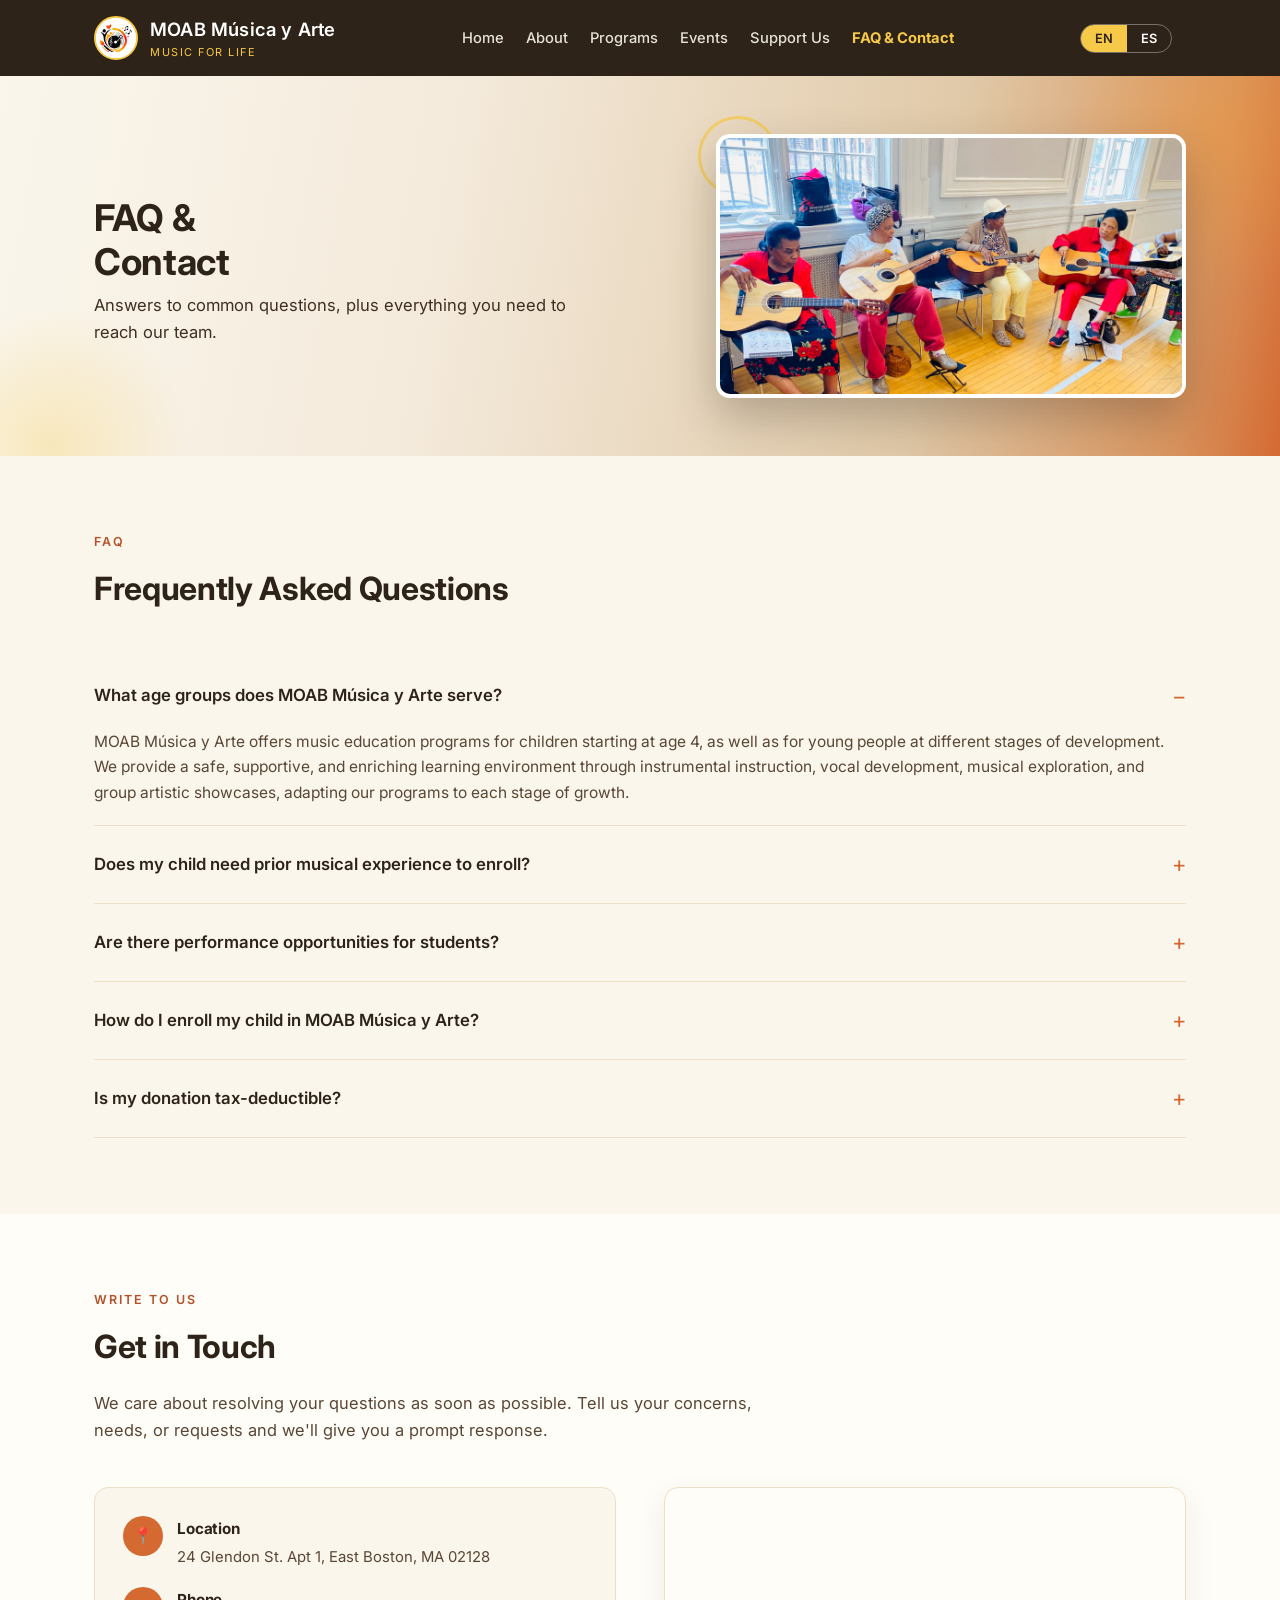
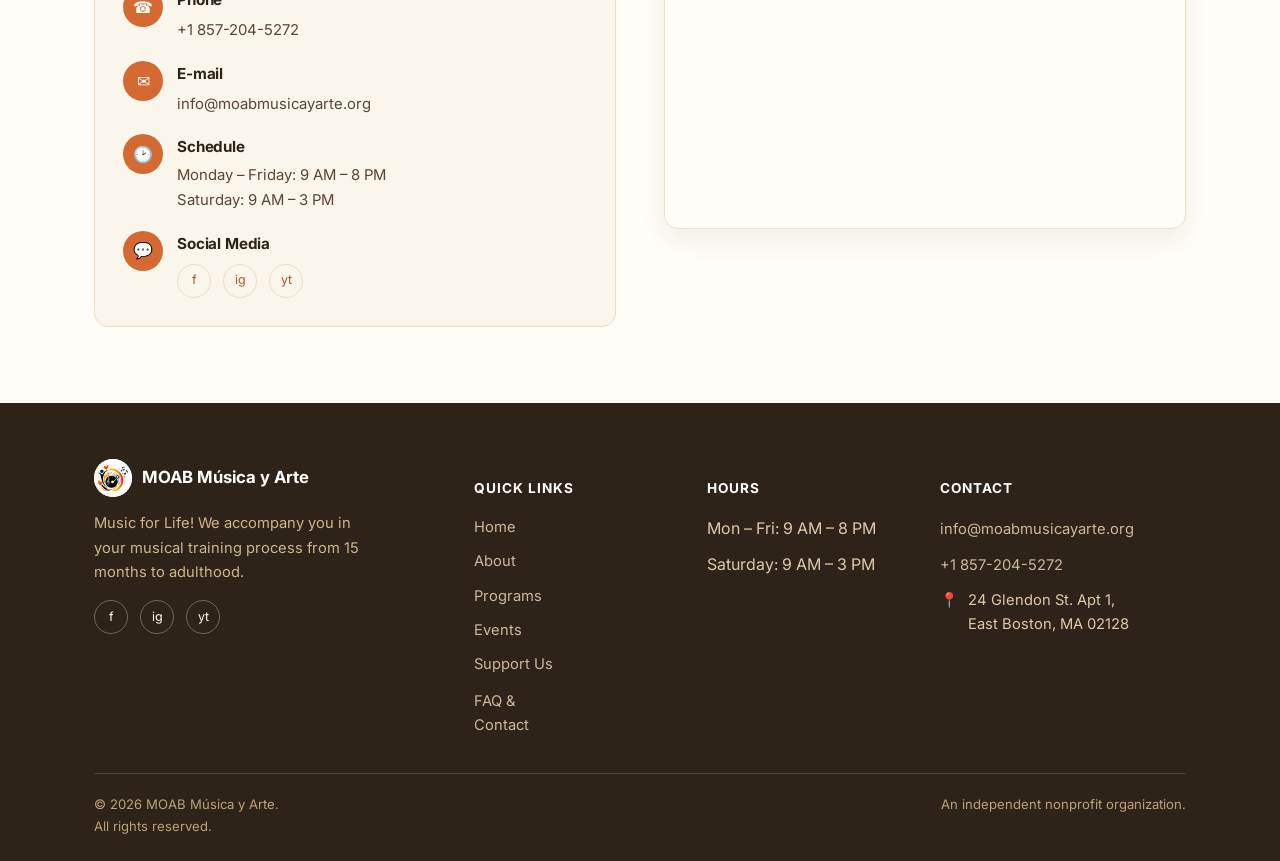
<file: pages/faq-contact.html>
<!DOCTYPE html>
<html lang="en" data-lang="en">
<head>
<meta charset="UTF-8">
<meta name="viewport" content="width=device-width, initial-scale=1.0">
<title>FAQ &amp; Contact | MOAB Música y Arte Nonprofit</title>
<meta name="description" content="Frequently asked questions and contact information for MOAB Música y Arte, an independent nonprofit in East Boston.">
<link rel="icon" type="image/png" href="../images/favicon.png">
<link rel="preconnect" href="https://fonts.googleapis.com">
<link href="https://fonts.googleapis.com/css2?family=Inter:wght@400;500;600;700;800&display=swap" rel="stylesheet">
<link rel="stylesheet" href="../css/styles.css">
<script async src="https://widgets.givebutter.com/latest.umd.cjs?acct=FN88a8VwuXgsl26n&p=other"></script>
</head>
<body>

<header>
  <div class="header-inner wrap">
    <a class="brand-group" href="../index.html">
      <img src="../images/logo-icon.png" alt="MOAB Música y Arte logo">
      <div class="brand">MOAB Música y Arte
        <small><span data-i18n-en>Music for Life</span><span data-i18n-es>Música para la Vida</span></small>
      </div>
    </a>
    <nav id="siteNav">
      <a href="../index.html"><span data-i18n-en>Home</span><span data-i18n-es>Inicio</span></a>
      <a href="about.html"><span data-i18n-en>About</span><span data-i18n-es>Nosotros</span></a>
      <a href="programs.html"><span data-i18n-en>Programs</span><span data-i18n-es>Programas</span></a>
      <a href="events.html"><span data-i18n-en>Events</span><span data-i18n-es>Eventos</span></a>
      <a href="support.html"><span data-i18n-en>Support Us</span><span data-i18n-es>Apóyanos</span></a>
      <a href="faq-contact.html" class="active"><span data-i18n-en>FAQ &amp; Contact</span><span data-i18n-es>FAQ y Contacto</span></a>
    </nav>
    <div class="header-actions">
      <div class="lang-toggle">
        <button type="button" data-set-lang="en" class="active">EN</button>
        <button type="button" data-set-lang="es">ES</button>
      </div>
      <givebutter-widget id="j2OKJa"></givebutter-widget>
      <button type="button" class="nav-toggle" id="navToggle" aria-label="Toggle navigation" aria-expanded="false">&#9776;</button>
    </div>
  </div>
</header>

<section class="page-hero">
  <div class="wrap page-hero-inner">
    <div>
      <h1>FAQ &amp; <span data-i18n-en>Contact</span><span data-i18n-es>Contacto</span></h1>
      <p class="lead"><span data-i18n-en>Answers to common questions, plus everything you need to reach our team.</span><span data-i18n-es>Respuestas a preguntas frecuentes, y todo lo que necesitas para contactar a nuestro equipo.</span></p>
    </div>
    <div class="page-hero-media">
      <img src="../images/programs/group-classes.jpg" alt="Group music class">
    </div>
  </div>
</section>

<section class="faq" id="faq">
  <div class="wrap">
    <div class="section-head">
      <div class="eyebrow">FAQ</div>
      <h2><span data-i18n-en>Frequently Asked Questions</span><span data-i18n-es>Preguntas Frecuentes</span></h2>
    </div>
    <div>
      <details class="faq-item" open>
        <summary><span data-i18n-en>What age groups does MOAB Música y Arte serve?</span><span data-i18n-es>¿A qué grupos de edad atiende MOAB Música y Arte?</span></summary>
        <p>
          <span data-i18n-en>MOAB Música y Arte offers music education programs for children starting at age 4, as well as for young people at different stages of development. We provide a safe, supportive, and enriching learning environment through instrumental instruction, vocal development, musical exploration, and group artistic showcases, adapting our programs to each stage of growth.</span>
          <span data-i18n-es>MOAB Música y Arte ofrece programas de educación musical para niños a partir de 4 años, así como para jóvenes en diferentes etapas de su desarrollo. Ofrecemos un entorno de aprendizaje seguro, propicio y enriquecedor a través de la instrucción instrumental, el desarrollo vocal, la exploración musical y los procesos de proyección artística grupal, adaptando nuestros programas a cada etapa de crecimiento.</span>
        </p>
      </details>
      <details class="faq-item">
        <summary><span data-i18n-en>Does my child need prior musical experience to enroll?</span><span data-i18n-es>¿Necesito experiencia musical previa para inscribir a mi hijo?</span></summary>
        <p>
          <span data-i18n-en>No prior musical experience is required. Our programs welcome and support students at every level, from beginners to those with more advanced training, through a progressive, personalized teaching approach.</span>
          <span data-i18n-es>No se requiere experiencia musical previa. Nuestros programas acogen y apoyan a estudiantes de diferentes niveles, desde principiantes hasta aquellos con formación más avanzada, a través de un enfoque de enseñanza progresivo y personalizado.</span>
        </p>
      </details>
      <details class="faq-item">
        <summary><span data-i18n-en>Are there performance opportunities for students?</span><span data-i18n-es>¿Hay oportunidades de actuación para los estudiantes?</span></summary>
        <p>
          <span data-i18n-en>Yes. Students have multiple performance opportunities throughout the year, including academic recitals, community events, and concerts in collaboration with other organizations — building confidence and expressive skills along the way.</span>
          <span data-i18n-es>Sí. Los estudiantes tienen múltiples oportunidades de actuación a lo largo del año, incluyendo recitales académicos, eventos comunitarios y conciertos en colaboración con otras organizaciones, desarrollando confianza y habilidades expresivas.</span>
        </p>
      </details>
      <details class="faq-item">
        <summary><span data-i18n-en>How do I enroll my child in MOAB Música y Arte?</span><span data-i18n-es>¿Cómo puedo inscribir a mi hijo/a en MOAB Música y Arte?</span></summary>
        <p>
          <span data-i18n-en>Please contact us directly using the information below — our team will share program details, tuition fees, payment plans, and available scholarships, and guide you through every step of the enrollment process.</span>
          <span data-i18n-es>Contáctanos directamente usando la información a continuación — nuestro equipo compartirá los detalles de los programas, las cuotas de matrícula, los planes de pago y las becas disponibles, y te guiará en cada paso del proceso de inscripción.</span>
        </p>
      </details>
      <details class="faq-item">
        <summary><span data-i18n-en>Is my donation tax-deductible?</span><span data-i18n-es>¿Mi donación es deducible de impuestos?</span></summary>
        <p>
          <span data-i18n-en>Yes. MOAB Música y Arte is an independent nonprofit organization, and online donations made through our giving page are tax-deductible.</span>
          <span data-i18n-es>Sí. MOAB Música y Arte es una organización sin fines de lucro independiente, y las donaciones en línea realizadas a través de nuestra página de donaciones son deducibles de impuestos.</span>
        </p>
      </details>
    </div>
  </div>
</section>

<section class="contact" id="contact-info">
  <div class="wrap">
    <div class="section-head">
      <div class="eyebrow"><span data-i18n-en>Write to Us</span><span data-i18n-es>Escríbenos</span></div>
      <h2><span data-i18n-en>Get in Touch</span><span data-i18n-es>Contáctanos</span></h2>
      <p><span data-i18n-en>We care about resolving your questions as soon as possible. Tell us your concerns, needs, or requests and we'll give you a prompt response.</span><span data-i18n-es>Nos preocupamos por solucionar tus inquietudes en la mayor brevedad posible. Cuéntanos tus inquietudes, necesidades o solicitudes y te daremos una pronta respuesta.</span></p>
    </div>
    <div class="contact-grid">
      <div class="contact-card">
        <div class="contact-row">
          <span class="icon">&#128205;</span>
          <div>
            <h4><span data-i18n-en>Location</span><span data-i18n-es>Ubicación</span></h4>
            <p>24 Glendon St. Apt 1, East Boston, MA 02128</p>
          </div>
        </div>
        <div class="contact-row">
          <span class="icon">&#9742;</span>
          <div>
            <h4><span data-i18n-en>Phone</span><span data-i18n-es>Teléfono</span></h4>
            <a href="tel:+18572045272">+1 857-204-5272</a>
          </div>
        </div>
        <div class="contact-row">
          <span class="icon">&#9993;</span>
          <div>
            <h4>E-mail</h4>
            <a href="mailto:info@moabmusicayarte.org">info@moabmusicayarte.org</a>
          </div>
        </div>
        <div class="contact-row">
          <span class="icon">&#128337;</span>
          <div>
            <h4><span data-i18n-en>Schedule</span><span data-i18n-es>Horario</span></h4>
            <p><span data-i18n-en>Monday – Friday: 9 AM – 8 PM</span><span data-i18n-es>Lunes – Viernes: 9 AM – 8 PM</span></p>
            <p><span data-i18n-en>Saturday: 9 AM – 3 PM</span><span data-i18n-es>Sábado: 9 AM – 3 PM</span></p>
          </div>
        </div>
        <div class="contact-row">
          <span class="icon">&#128172;</span>
          <div>
            <h4><span data-i18n-en>Social Media</span><span data-i18n-es>Redes Sociales</span></h4>
            <div class="socials" style="margin-top:8px;">
              <a href="https://www.facebook.com/moabacademiamusica" target="_blank" rel="noopener" aria-label="Facebook" style="border-color:var(--border); color:var(--accent-dark);">f</a>
              <a href="https://www.instagram.com/moab_academia_musica/" target="_blank" rel="noopener" aria-label="Instagram" style="border-color:var(--border); color:var(--accent-dark);">ig</a>
              <a href="https://youtube.com/@MoabAcademia?si=XvDRwm4BklLlCstu" target="_blank" rel="noopener" aria-label="YouTube" style="border-color:var(--border); color:var(--accent-dark);">yt</a>
            </div>
          </div>
        </div>
      </div>
      <div class="map-frame">
        <iframe src="https://maps.google.com/maps?q=24%20Glendon%20St%2C%20East%20Boston%2C%20MA&t=m&z=15&output=embed&iwloc=near" title="MOAB Música y Arte location map" loading="lazy"></iframe>
      </div>
    </div>
  </div>
</section>

<footer id="contact">
  <div class="wrap">
    <div class="footer-grid">
      <div>
        <div class="footer-brand">
          <img src="../images/logo-icon.png" alt="MOAB logo">
          <span>MOAB Música y Arte</span>
        </div>
        <p style="max-width:280px; font-size:0.92rem; color:#D1B48C;">
          <span data-i18n-en>Music for Life! We accompany you in your musical training process from 15 months to adulthood.</span>
          <span data-i18n-es>¡Música para la Vida! Te acompañamos en tu proceso de formación musical desde los 15 meses hasta la adultez.</span>
        </p>
        <div class="socials">
          <a href="https://www.facebook.com/moabacademiamusica" target="_blank" rel="noopener" aria-label="Facebook">f</a>
          <a href="https://www.instagram.com/moab_academia_musica/" target="_blank" rel="noopener" aria-label="Instagram">ig</a>
          <a href="https://youtube.com/@MoabAcademia?si=XvDRwm4BklLlCstu" target="_blank" rel="noopener" aria-label="YouTube">yt</a>
        </div>
      </div>
      <div>
        <h4><span data-i18n-en>Quick Links</span><span data-i18n-es>Enlaces</span></h4>
        <ul>
          <li><a href="../index.html"><span data-i18n-en>Home</span><span data-i18n-es>Inicio</span></a></li>
          <li><a href="about.html"><span data-i18n-en>About</span><span data-i18n-es>Nosotros</span></a></li>
          <li><a href="programs.html"><span data-i18n-en>Programs</span><span data-i18n-es>Programas</span></a></li>
          <li><a href="events.html"><span data-i18n-en>Events</span><span data-i18n-es>Eventos</span></a></li>
          <li><a href="support.html"><span data-i18n-en>Support Us</span><span data-i18n-es>Apóyanos</span></a></li>
          <li><a href="faq-contact.html">FAQ &amp; <span data-i18n-en>Contact</span><span data-i18n-es>Contacto</span></a></li>
        </ul>
      </div>
      <div>
        <h4><span data-i18n-en>Hours</span><span data-i18n-es>Horario</span></h4>
        <ul>
          <li><span data-i18n-en>Mon – Fri: 9 AM – 8 PM</span><span data-i18n-es>Lun – Vie: 9 AM – 8 PM</span></li>
          <li><span data-i18n-en>Saturday: 9 AM – 3 PM</span><span data-i18n-es>Sábado: 9 AM – 3 PM</span></li>
        </ul>
      </div>
      <div>
        <h4><span data-i18n-en>Contact</span><span data-i18n-es>Contacto</span></h4>
        <ul>
          <li><a href="mailto:info@moabmusicayarte.org">info@moabmusicayarte.org</a></li>
          <li><a href="tel:+18572045272">+1 857-204-5272</a></li>
          <li class="address-block">
            <span>&#128205;</span>
            <span>24 Glendon St. Apt 1,<br>East Boston, MA 02128</span>
          </li>
        </ul>
      </div>
    </div>
    <div class="footer-bottom">
      <span>&copy; 2026 MOAB Música y Arte. <span data-i18n-en>All rights reserved.</span><span data-i18n-es>Todos los derechos reservados.</span></span>
      <span data-i18n-en>An independent nonprofit organization.</span>
      <span data-i18n-es>Una organización independiente sin fines de lucro.</span>
    </div>
  </div>
</footer>

<script src="../js/script.js"></script>
</body>
</html>
</file>
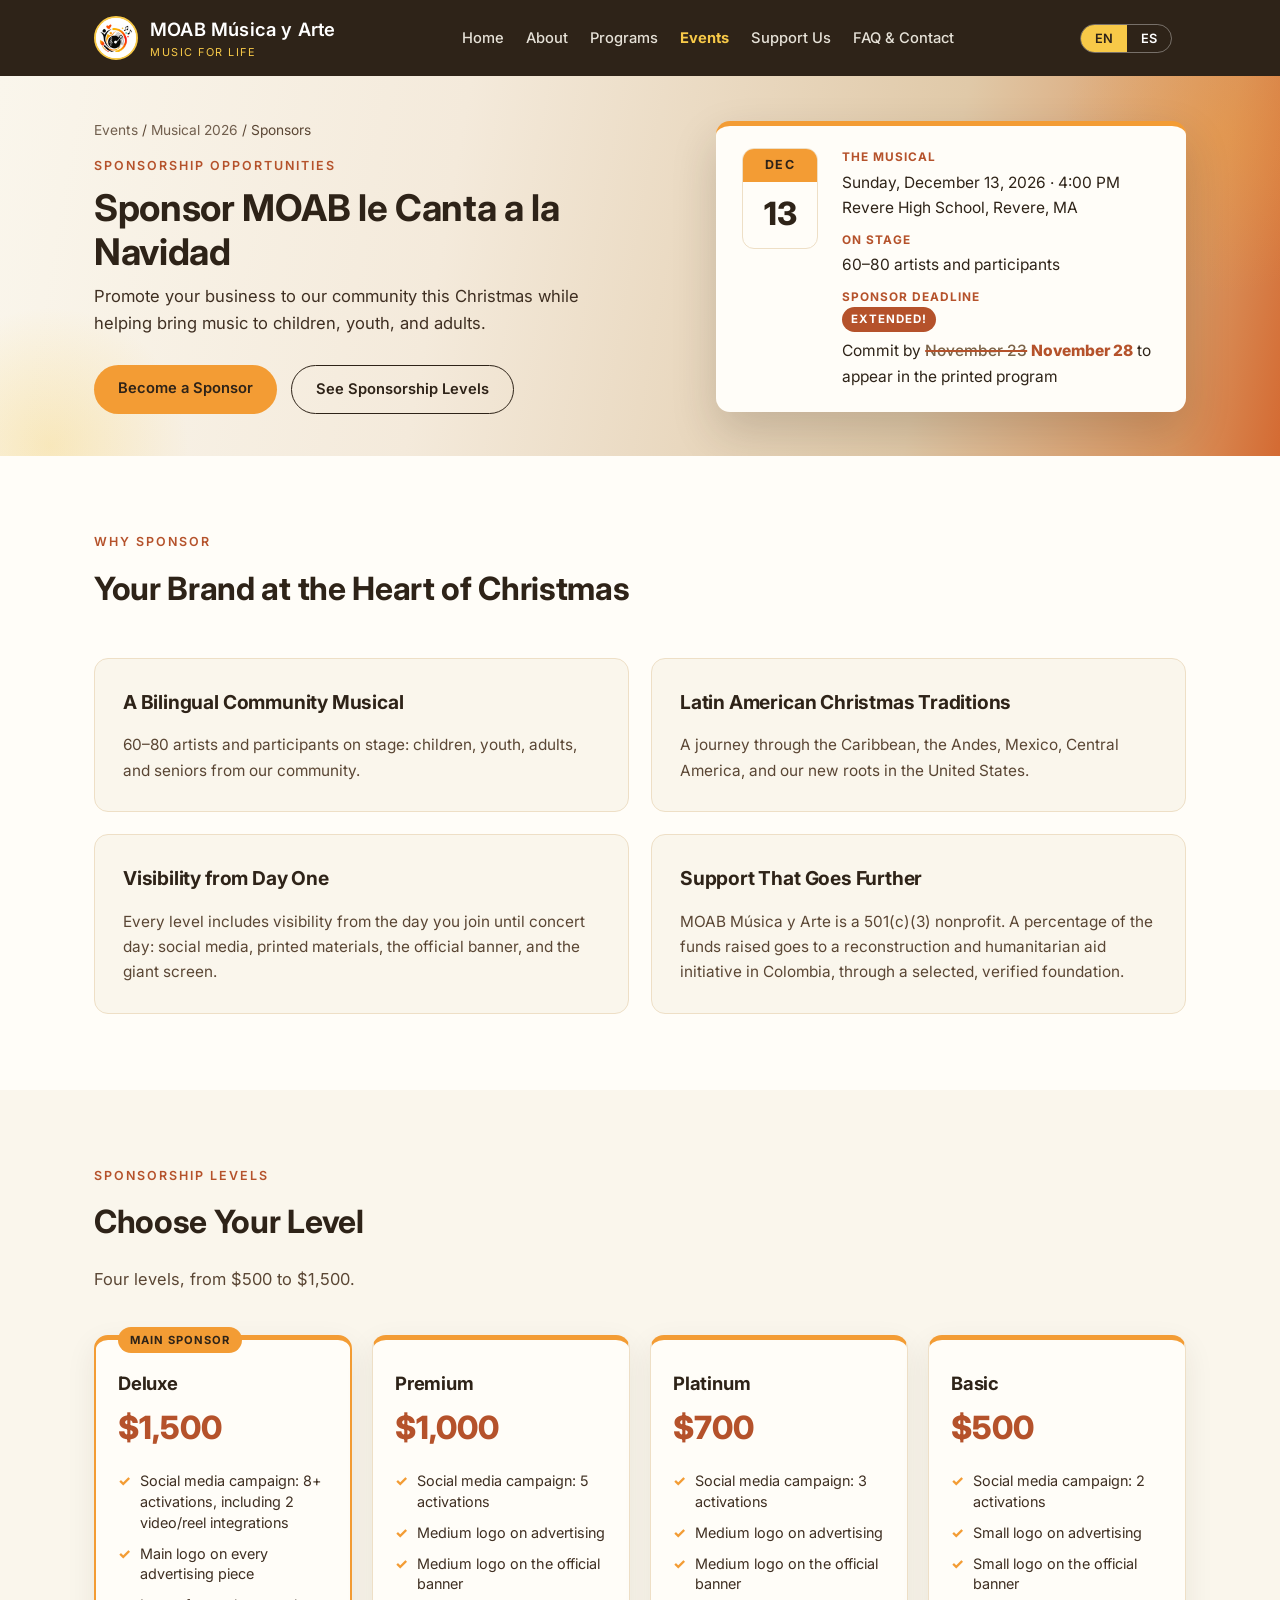
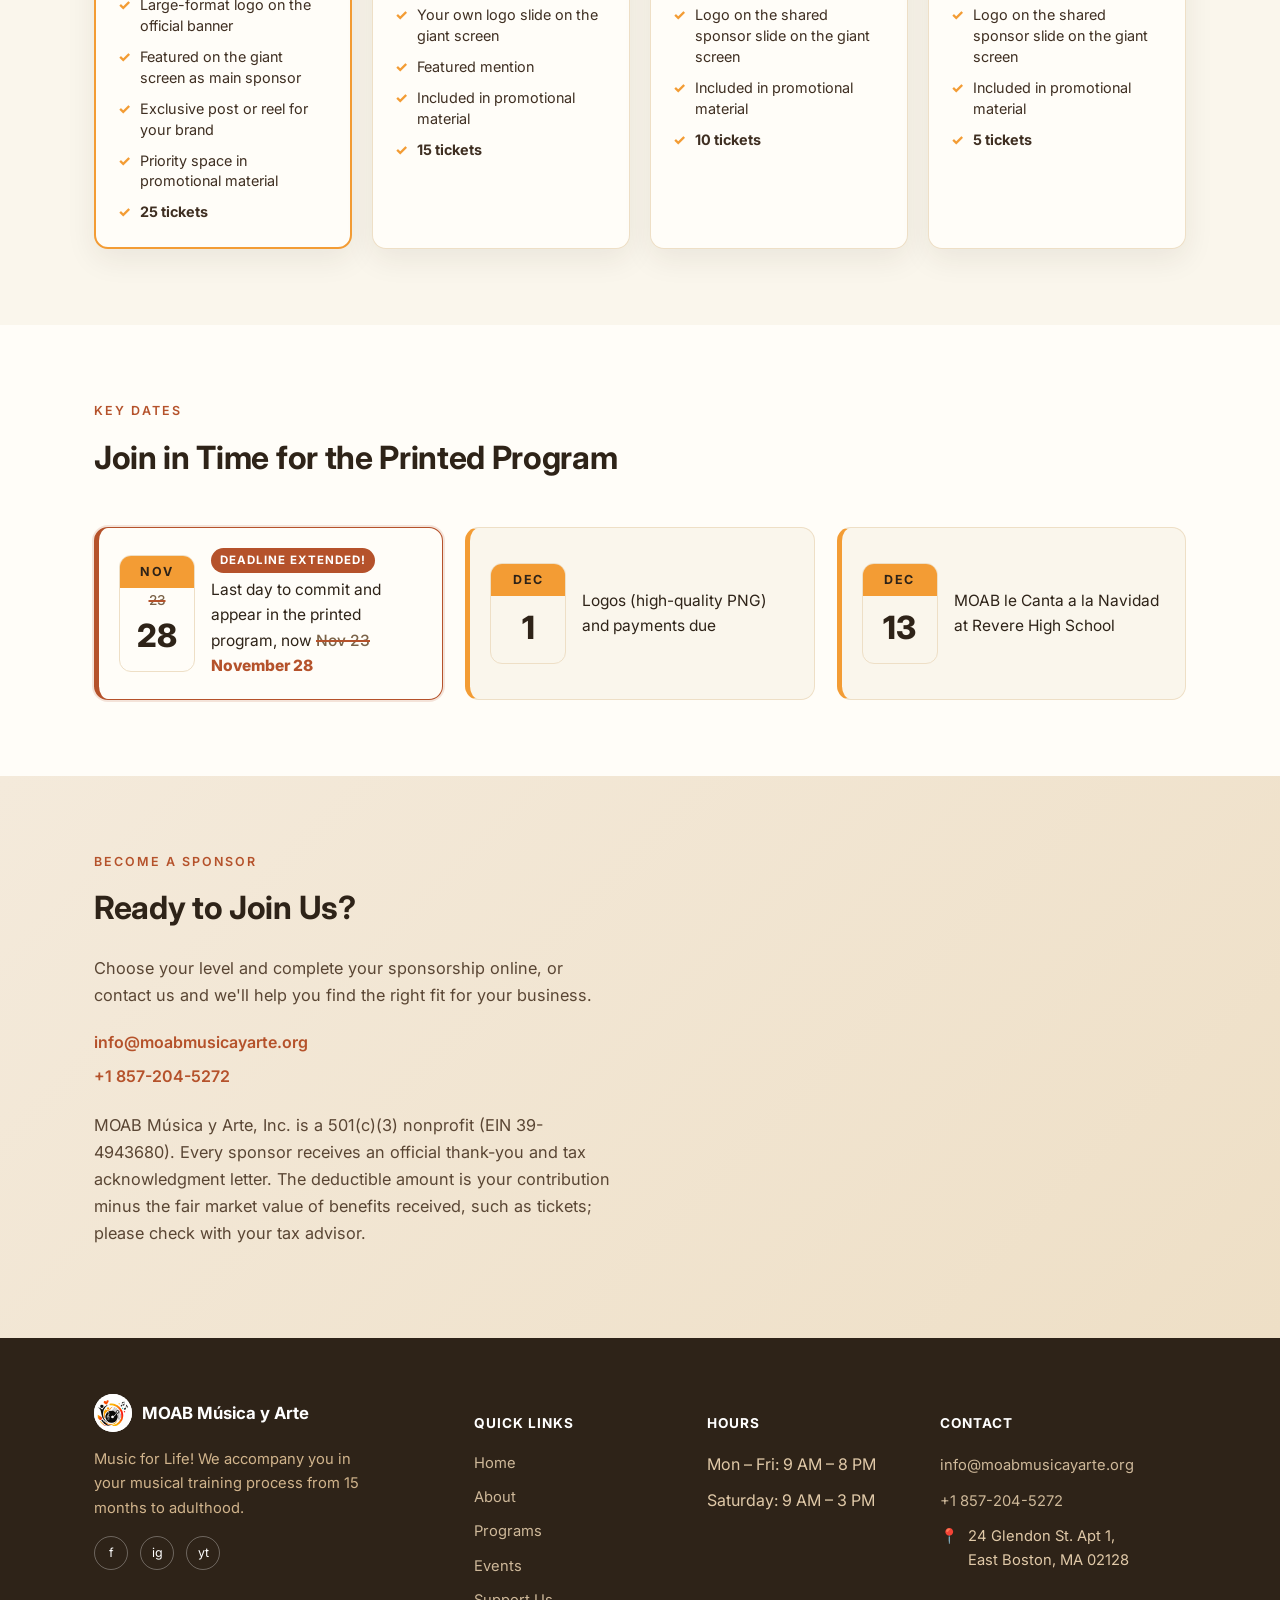
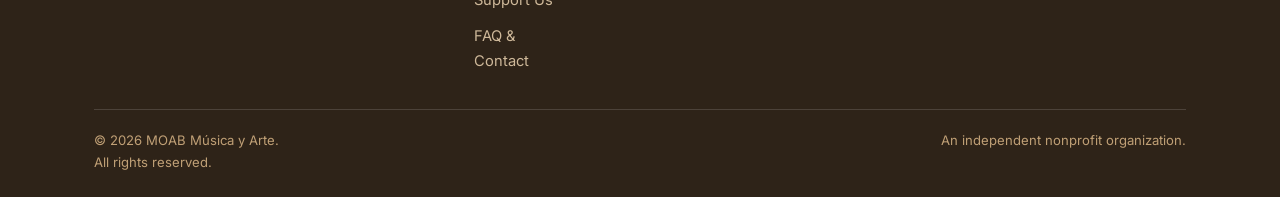
<file: pages/musical-navidad-2026-sponsors.html>
<!DOCTYPE html>
<html lang="en" data-lang="en">
<head>
<meta charset="UTF-8">
<meta name="viewport" content="width=device-width, initial-scale=1.0">
<title>Sponsor the 2026 Christmas Musical | MOAB Música y Arte Nonprofit</title>
<meta name="description" content="Sponsorship levels and benefits for MOAB le Canta a la Navidad, MOAB Música y Arte's 2026 Christmas musical. Promote your business from $500.">
<meta property="og:title" content="Sponsor MOAB le Canta a la Navidad 2026">
<meta property="og:image" content="https://moabmusicayarte.org/images/events/musical-navidad-2026-banner.jpg">
<link rel="icon" type="image/png" href="../images/favicon.png">
<link rel="preconnect" href="https://fonts.googleapis.com">
<link href="https://fonts.googleapis.com/css2?family=Inter:wght@400;500;600;700;800&display=swap" rel="stylesheet">
<link rel="stylesheet" href="../css/styles.css">
<script async src="https://widgets.givebutter.com/latest.umd.cjs?acct=FN88a8VwuXgsl26n&p=other"></script>
</head>
<body class="sponsor-page">

<header>
  <div class="header-inner wrap">
    <a class="brand-group" href="../index.html">
      <img src="../images/logo-icon.png" alt="MOAB Música y Arte logo">
      <div class="brand">MOAB Música y Arte
        <small><span data-i18n-en>Music for Life</span><span data-i18n-es>Música para la Vida</span></small>
      </div>
    </a>
    <nav id="siteNav">
      <a href="../index.html"><span data-i18n-en>Home</span><span data-i18n-es>Inicio</span></a>
      <a href="about.html"><span data-i18n-en>About</span><span data-i18n-es>Nosotros</span></a>
      <a href="programs.html"><span data-i18n-en>Programs</span><span data-i18n-es>Programas</span></a>
      <a href="events.html" class="active"><span data-i18n-en>Events</span><span data-i18n-es>Eventos</span></a>
      <a href="support.html"><span data-i18n-en>Support Us</span><span data-i18n-es>Apóyanos</span></a>
      <a href="faq-contact.html"><span data-i18n-en>FAQ &amp; Contact</span><span data-i18n-es>FAQ y Contacto</span></a>
    </nav>
    <div class="header-actions">
      <div class="lang-toggle">
        <button type="button" data-set-lang="en" class="active">EN</button>
        <button type="button" data-set-lang="es">ES</button>
      </div>
      <givebutter-widget id="j2OKJa"></givebutter-widget>
      <button type="button" class="nav-toggle" id="navToggle" aria-label="Toggle navigation" aria-expanded="false">&#9776;</button>
    </div>
  </div>
</header>

<section class="page-hero">
  <div class="wrap page-hero-inner">
    <div>
      <div class="crumbs"><a href="events.html"><span data-i18n-en>Events</span><span data-i18n-es>Eventos</span></a> / <a href="musical-navidad-2026.html">Musical 2026</a> / <span data-i18n-en>Sponsors</span><span data-i18n-es>Patrocinadores</span></div>
      <div class="eyebrow" style="margin-top:14px;"><span data-i18n-en>Sponsorship Opportunities</span><span data-i18n-es>Oportunidades de Patrocinio</span></div>
      <h1><span data-i18n-en>Sponsor MOAB le Canta a la Navidad</span><span data-i18n-es>Patrocina MOAB le Canta a la Navidad</span></h1>
      <p class="lead"><span data-i18n-en>Promote your business to our community this Christmas while helping bring music to children, youth, and adults.</span><span data-i18n-es>Promociona tu negocio ante nuestra comunidad esta Navidad mientras ayudas a llevar la música a niños, jóvenes y adultos.</span></p>
      <div class="hero-ctas" style="margin-top:28px;">
        <a class="btn btn-sponsor" href="#become-a-sponsor"><span data-i18n-en>Become a Sponsor</span><span data-i18n-es>Quiero Patrocinar</span></a>
        <a class="btn btn-outline" href="#levels"><span data-i18n-en>See Sponsorship Levels</span><span data-i18n-es>Ver Niveles</span></a>
      </div>
    </div>
    <div class="event-facts">
      <div class="event-date">
        <span class="event-date-month"><span data-i18n-en>Dec</span><span data-i18n-es>Dic</span></span>
        <span class="event-date-day">13</span>
      </div>
      <ul>
        <li>
          <h4><span data-i18n-en>The Musical</span><span data-i18n-es>El Musical</span></h4>
          <p><span data-i18n-en>Sunday, December 13, 2026 · 4:00 PM<br>Revere High School, Revere, MA</span><span data-i18n-es>Domingo 13 de diciembre de 2026 · 4:00 PM<br>Revere High School, Revere, MA</span></p>
        </li>
        <li>
          <h4><span data-i18n-en>On Stage</span><span data-i18n-es>En Escena</span></h4>
          <p><span data-i18n-en>60–80 artists and participants</span><span data-i18n-es>60 a 80 artistas y participantes</span></p>
        </li>
        <li>
          <h4><span data-i18n-en>Sponsor Deadline</span><span data-i18n-es>Fecha Límite</span> <span class="badge-extended"><span data-i18n-en>Extended!</span><span data-i18n-es>¡Extendida!</span></span></h4>
          <p><span data-i18n-en>Commit by <s class="date-was">November 23</s> <strong class="date-new">November 28</strong> to appear in the printed program</span><span data-i18n-es>Confirma antes del <s class="date-was">23 de noviembre</s> <strong class="date-new">28 de noviembre</strong> para aparecer en el programa impreso</span></p>
        </li>
      </ul>
    </div>
  </div>
</section>

<section class="about" id="why-sponsor">
  <div class="wrap">
    <div class="section-head">
      <div class="eyebrow"><span data-i18n-en>Why Sponsor</span><span data-i18n-es>Por Qué Patrocinar</span></div>
      <h2><span data-i18n-en>Your Brand at the Heart of Christmas</span><span data-i18n-es>Tu Marca en el Corazón de la Navidad</span></h2>
    </div>
    <div class="sponsor-why">
      <div class="support-card">
        <h3><span data-i18n-en>A Bilingual Community Musical</span><span data-i18n-es>Un Musical Comunitario Bilingüe</span></h3>
        <p><span data-i18n-en>60–80 artists and participants on stage: children, youth, adults, and seniors from our community.</span><span data-i18n-es>De 60 a 80 artistas y participantes en escena: niños, jóvenes, adultos y adultos mayores de nuestra comunidad.</span></p>
      </div>
      <div class="support-card">
        <h3><span data-i18n-en>Latin American Christmas Traditions</span><span data-i18n-es>Tradiciones Navideñas de Latinoamérica</span></h3>
        <p><span data-i18n-en>A journey through the Caribbean, the Andes, Mexico, Central America, and our new roots in the United States.</span><span data-i18n-es>Un recorrido por el Caribe, la región andina, México, Centroamérica y nuestras nuevas raíces en Estados Unidos.</span></p>
      </div>
      <div class="support-card">
        <h3><span data-i18n-en>Visibility from Day One</span><span data-i18n-es>Visibilidad desde el Primer Día</span></h3>
        <p><span data-i18n-en>Every level includes visibility from the day you join until concert day: social media, printed materials, the official banner, and the giant screen.</span><span data-i18n-es>Todos los niveles incluyen visibilidad desde el día en que te unes hasta el día del concierto: redes sociales, material impreso, el banner oficial y la pantalla gigante.</span></p>
      </div>
      <div class="support-card">
        <h3><span data-i18n-en>Support That Goes Further</span><span data-i18n-es>Un Apoyo que Llega Más Lejos</span></h3>
        <p><span data-i18n-en>MOAB Música y Arte is a 501(c)(3) nonprofit. A percentage of the funds raised goes to a reconstruction and humanitarian aid initiative in Colombia, through a selected, verified foundation.</span><span data-i18n-es>MOAB Música y Arte es una organización sin fines de lucro 501(c)(3). Un porcentaje de lo recaudado se destina a una iniciativa de reconstrucción y ayuda humanitaria en Colombia, a través de una fundación seleccionada y verificada.</span></p>
      </div>
    </div>
  </div>
</section>

<section class="programs" id="levels">
  <div class="wrap">
    <div class="section-head">
      <div class="eyebrow"><span data-i18n-en>Sponsorship Levels</span><span data-i18n-es>Niveles de Patrocinio</span></div>
      <h2><span data-i18n-en>Choose Your Level</span><span data-i18n-es>Elige tu Nivel</span></h2>
      <p><span data-i18n-en>Four levels, from $500 to $1,500.</span><span data-i18n-es>Cuatro niveles, de $500 a $1,500.</span></p>
    </div>
    <div class="tier-grid">
      <div class="tier-card tier-featured">
        <span class="tier-badge"><span data-i18n-en>Main Sponsor</span><span data-i18n-es>Sponsor Principal</span></span>
        <h3>Deluxe</h3>
        <div class="tier-price">$1,500</div>
        <ul>
          <li><span data-i18n-en>Social media campaign: 8+ activations, including 2 video/reel integrations</span><span data-i18n-es>Campaña en redes: 8+ activaciones, incluye 2 integraciones en video/reel</span></li>
          <li><span data-i18n-en>Main logo on every advertising piece</span><span data-i18n-es>Logo principal en todas las piezas publicitarias</span></li>
          <li><span data-i18n-en>Large-format logo on the official banner</span><span data-i18n-es>Logo en gran formato en el banner oficial</span></li>
          <li><span data-i18n-en>Featured on the giant screen as main sponsor</span><span data-i18n-es>Destacado en la pantalla gigante como sponsor principal</span></li>
          <li><span data-i18n-en>Exclusive post or reel for your brand</span><span data-i18n-es>Post o reel exclusivo para tu marca</span></li>
          <li><span data-i18n-en>Priority space in promotional material</span><span data-i18n-es>Espacio prioritario en material promocional</span></li>
          <li><strong><span data-i18n-en>25 tickets</span><span data-i18n-es>25 entradas</span></strong></li>
        </ul>
      </div>
      <div class="tier-card">
        <h3>Premium</h3>
        <div class="tier-price">$1,000</div>
        <ul>
          <li><span data-i18n-en>Social media campaign: 5 activations</span><span data-i18n-es>Campaña en redes: 5 activaciones</span></li>
          <li><span data-i18n-en>Medium logo on advertising</span><span data-i18n-es>Logo mediano en la publicidad</span></li>
          <li><span data-i18n-en>Medium logo on the official banner</span><span data-i18n-es>Logo mediano en el banner oficial</span></li>
          <li><span data-i18n-en>Your own logo slide on the giant screen</span><span data-i18n-es>Logo individual en la pantalla gigante</span></li>
          <li><span data-i18n-en>Featured mention</span><span data-i18n-es>Mención destacada</span></li>
          <li><span data-i18n-en>Included in promotional material</span><span data-i18n-es>Incluido en material promocional</span></li>
          <li><strong><span data-i18n-en>15 tickets</span><span data-i18n-es>15 entradas</span></strong></li>
        </ul>
      </div>
      <div class="tier-card">
        <h3><span data-i18n-en>Platinum</span><span data-i18n-es>Platino</span></h3>
        <div class="tier-price">$700</div>
        <ul>
          <li><span data-i18n-en>Social media campaign: 3 activations</span><span data-i18n-es>Campaña en redes: 3 activaciones</span></li>
          <li><span data-i18n-en>Medium logo on advertising</span><span data-i18n-es>Logo mediano en la publicidad</span></li>
          <li><span data-i18n-en>Medium logo on the official banner</span><span data-i18n-es>Logo mediano en el banner oficial</span></li>
          <li><span data-i18n-en>Logo on the shared sponsor slide on the giant screen</span><span data-i18n-es>Logo en la diapositiva general de patrocinadores en la pantalla gigante</span></li>
          <li><span data-i18n-en>Included in promotional material</span><span data-i18n-es>Incluido en material promocional</span></li>
          <li><strong><span data-i18n-en>10 tickets</span><span data-i18n-es>10 entradas</span></strong></li>
        </ul>
      </div>
      <div class="tier-card">
        <h3><span data-i18n-en>Basic</span><span data-i18n-es>Básico</span></h3>
        <div class="tier-price">$500</div>
        <ul>
          <li><span data-i18n-en>Social media campaign: 2 activations</span><span data-i18n-es>Campaña en redes: 2 activaciones</span></li>
          <li><span data-i18n-en>Small logo on advertising</span><span data-i18n-es>Logo pequeño en la publicidad</span></li>
          <li><span data-i18n-en>Small logo on the official banner</span><span data-i18n-es>Logo pequeño en el banner oficial</span></li>
          <li><span data-i18n-en>Logo on the shared sponsor slide on the giant screen</span><span data-i18n-es>Logo en la diapositiva general de patrocinadores en la pantalla gigante</span></li>
          <li><span data-i18n-en>Included in promotional material</span><span data-i18n-es>Incluido en material promocional</span></li>
          <li><strong><span data-i18n-en>5 tickets</span><span data-i18n-es>5 entradas</span></strong></li>
        </ul>
      </div>
    </div>
  </div>
</section>

<section class="about" id="dates">
  <div class="wrap">
    <div class="section-head">
      <div class="eyebrow"><span data-i18n-en>Key Dates</span><span data-i18n-es>Fechas Clave</span></div>
      <h2><span data-i18n-en>Join in Time for the Printed Program</span><span data-i18n-es>Súmate a Tiempo para el Programa Impreso</span></h2>
    </div>
    <div class="sponsor-dates">
      <div class="sponsor-date sponsor-date-extended">
        <div class="event-date"><span class="event-date-month"><span data-i18n-en>Nov</span><span data-i18n-es>Nov</span></span><span class="event-date-day"><s class="date-was">23</s>28</span></div>
        <p><span class="badge-extended"><span data-i18n-en>Deadline extended!</span><span data-i18n-es>¡Fecha extendida!</span></span><br><span data-i18n-en>Last day to commit and appear in the printed program, now <s class="date-was">Nov 23</s> <strong class="date-new">November 28</strong></span><span data-i18n-es>Último día para confirmar y aparecer en el programa impreso, ahora <s class="date-was">23 nov</s> <strong class="date-new">28 de noviembre</strong></span></p>
      </div>
      <div class="sponsor-date">
        <div class="event-date"><span class="event-date-month"><span data-i18n-en>Dec</span><span data-i18n-es>Dic</span></span><span class="event-date-day">1</span></div>
        <p><span data-i18n-en>Logos (high-quality PNG) and payments due</span><span data-i18n-es>Entrega de logos (PNG en buena calidad) y pagos</span></p>
      </div>
      <div class="sponsor-date">
        <div class="event-date"><span class="event-date-month"><span data-i18n-en>Dec</span><span data-i18n-es>Dic</span></span><span class="event-date-day">13</span></div>
        <p><span data-i18n-en>MOAB le Canta a la Navidad at Revere High School</span><span data-i18n-es>MOAB le Canta a la Navidad en Revere High School</span></p>
      </div>
    </div>
  </div>
</section>

<section class="statement" id="become-a-sponsor">
  <div class="wrap sponsor-signup">
    <div>
      <div class="section-head" style="margin-bottom:20px;">
        <div class="eyebrow"><span data-i18n-en>Become a Sponsor</span><span data-i18n-es>Hazte Patrocinador</span></div>
        <h2><span data-i18n-en>Ready to Join Us?</span><span data-i18n-es>¿Listo para Sumarte?</span></h2>
        <p><span data-i18n-en>Choose your level and complete your sponsorship online, or contact us and we'll help you find the right fit for your business.</span><span data-i18n-es>Elige tu nivel y completa tu patrocinio en línea, o contáctanos y te ayudamos a encontrar la mejor opción para tu negocio.</span></p>
      </div>
      <ul class="sponsor-contact">
        <li><a href="mailto:info@moabmusicayarte.org">info@moabmusicayarte.org</a></li>
        <li><a href="tel:+18572045272">+1 857-204-5272</a></li>
      </ul>
      <p class="event-note">
        <span data-i18n-en>MOAB Música y Arte, Inc. is a 501(c)(3) nonprofit (EIN 39-4943680). Every sponsor receives an official thank-you and tax acknowledgment letter. The deductible amount is your contribution minus the fair market value of benefits received, such as tickets; please check with your tax advisor.</span>
        <span data-i18n-es>MOAB Música y Arte, Inc. es una organización sin fines de lucro 501(c)(3) (EIN 39-4943680). Cada patrocinador recibe una carta oficial de agradecimiento y reconocimiento fiscal. El monto deducible es el aporte menos el valor justo de mercado de los beneficios recibidos, como las entradas; consulta a tu asesor fiscal.</span>
      </p>
    </div>
    <div class="sponsor-widget" id="sponsor-widget">
      <givebutter-widget id="gOK0n4"></givebutter-widget>
    </div>
  </div>
</section>

<footer id="contact">
  <div class="wrap">
    <div class="footer-grid">
      <div>
        <div class="footer-brand">
          <img src="../images/logo-icon.png" alt="MOAB logo">
          <span>MOAB Música y Arte</span>
        </div>
        <p style="max-width:280px; font-size:0.92rem; color:#D1B48C;">
          <span data-i18n-en>Music for Life! We accompany you in your musical training process from 15 months to adulthood.</span>
          <span data-i18n-es>¡Música para la Vida! Te acompañamos en tu proceso de formación musical desde los 15 meses hasta la adultez.</span>
        </p>
        <div class="socials">
          <a href="https://www.facebook.com/moabacademiamusica" target="_blank" rel="noopener" aria-label="Facebook">f</a>
          <a href="https://www.instagram.com/moab_academia_musica/" target="_blank" rel="noopener" aria-label="Instagram">ig</a>
          <a href="https://youtube.com/@MoabAcademia?si=XvDRwm4BklLlCstu" target="_blank" rel="noopener" aria-label="YouTube">yt</a>
        </div>
      </div>
      <div>
        <h4><span data-i18n-en>Quick Links</span><span data-i18n-es>Enlaces</span></h4>
        <ul>
          <li><a href="../index.html"><span data-i18n-en>Home</span><span data-i18n-es>Inicio</span></a></li>
          <li><a href="about.html"><span data-i18n-en>About</span><span data-i18n-es>Nosotros</span></a></li>
          <li><a href="programs.html"><span data-i18n-en>Programs</span><span data-i18n-es>Programas</span></a></li>
          <li><a href="events.html"><span data-i18n-en>Events</span><span data-i18n-es>Eventos</span></a></li>
          <li><a href="support.html"><span data-i18n-en>Support Us</span><span data-i18n-es>Apóyanos</span></a></li>
          <li><a href="faq-contact.html">FAQ &amp; <span data-i18n-en>Contact</span><span data-i18n-es>Contacto</span></a></li>
        </ul>
      </div>
      <div>
        <h4><span data-i18n-en>Hours</span><span data-i18n-es>Horario</span></h4>
        <ul>
          <li><span data-i18n-en>Mon – Fri: 9 AM – 8 PM</span><span data-i18n-es>Lun – Vie: 9 AM – 8 PM</span></li>
          <li><span data-i18n-en>Saturday: 9 AM – 3 PM</span><span data-i18n-es>Sábado: 9 AM – 3 PM</span></li>
        </ul>
      </div>
      <div>
        <h4><span data-i18n-en>Contact</span><span data-i18n-es>Contacto</span></h4>
        <ul>
          <li><a href="mailto:info@moabmusicayarte.org">info@moabmusicayarte.org</a></li>
          <li><a href="tel:+18572045272">+1 857-204-5272</a></li>
          <li class="address-block">
            <span>&#128205;</span>
            <span>24 Glendon St. Apt 1,<br>East Boston, MA 02128</span>
          </li>
        </ul>
      </div>
    </div>
    <div class="footer-bottom">
      <span>&copy; 2026 MOAB Música y Arte. <span data-i18n-en>All rights reserved.</span><span data-i18n-es>Todos los derechos reservados.</span></span>
      <span data-i18n-en>An independent nonprofit organization.</span>
      <span data-i18n-es>Una organización independiente sin fines de lucro.</span>
    </div>
  </div>
</footer>

<script src="../js/script.js"></script>
</body>
</html>
</file>
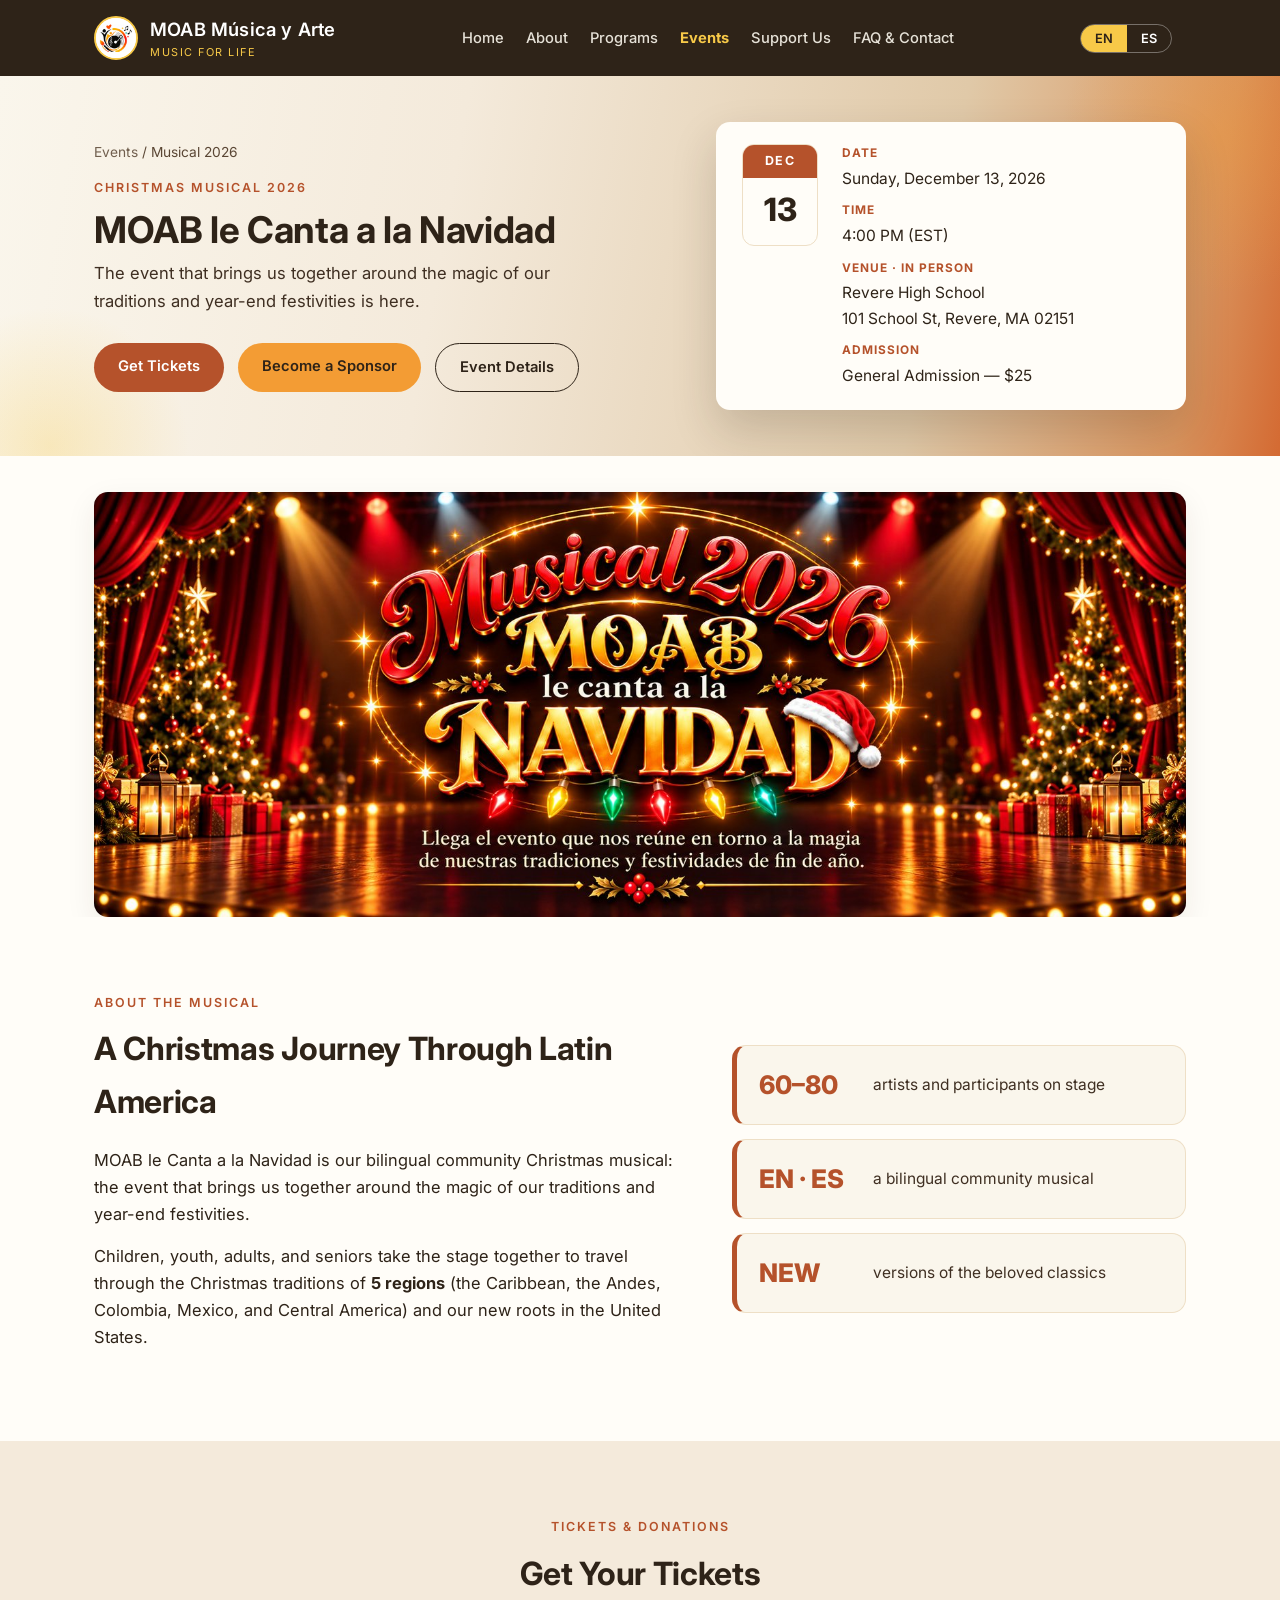
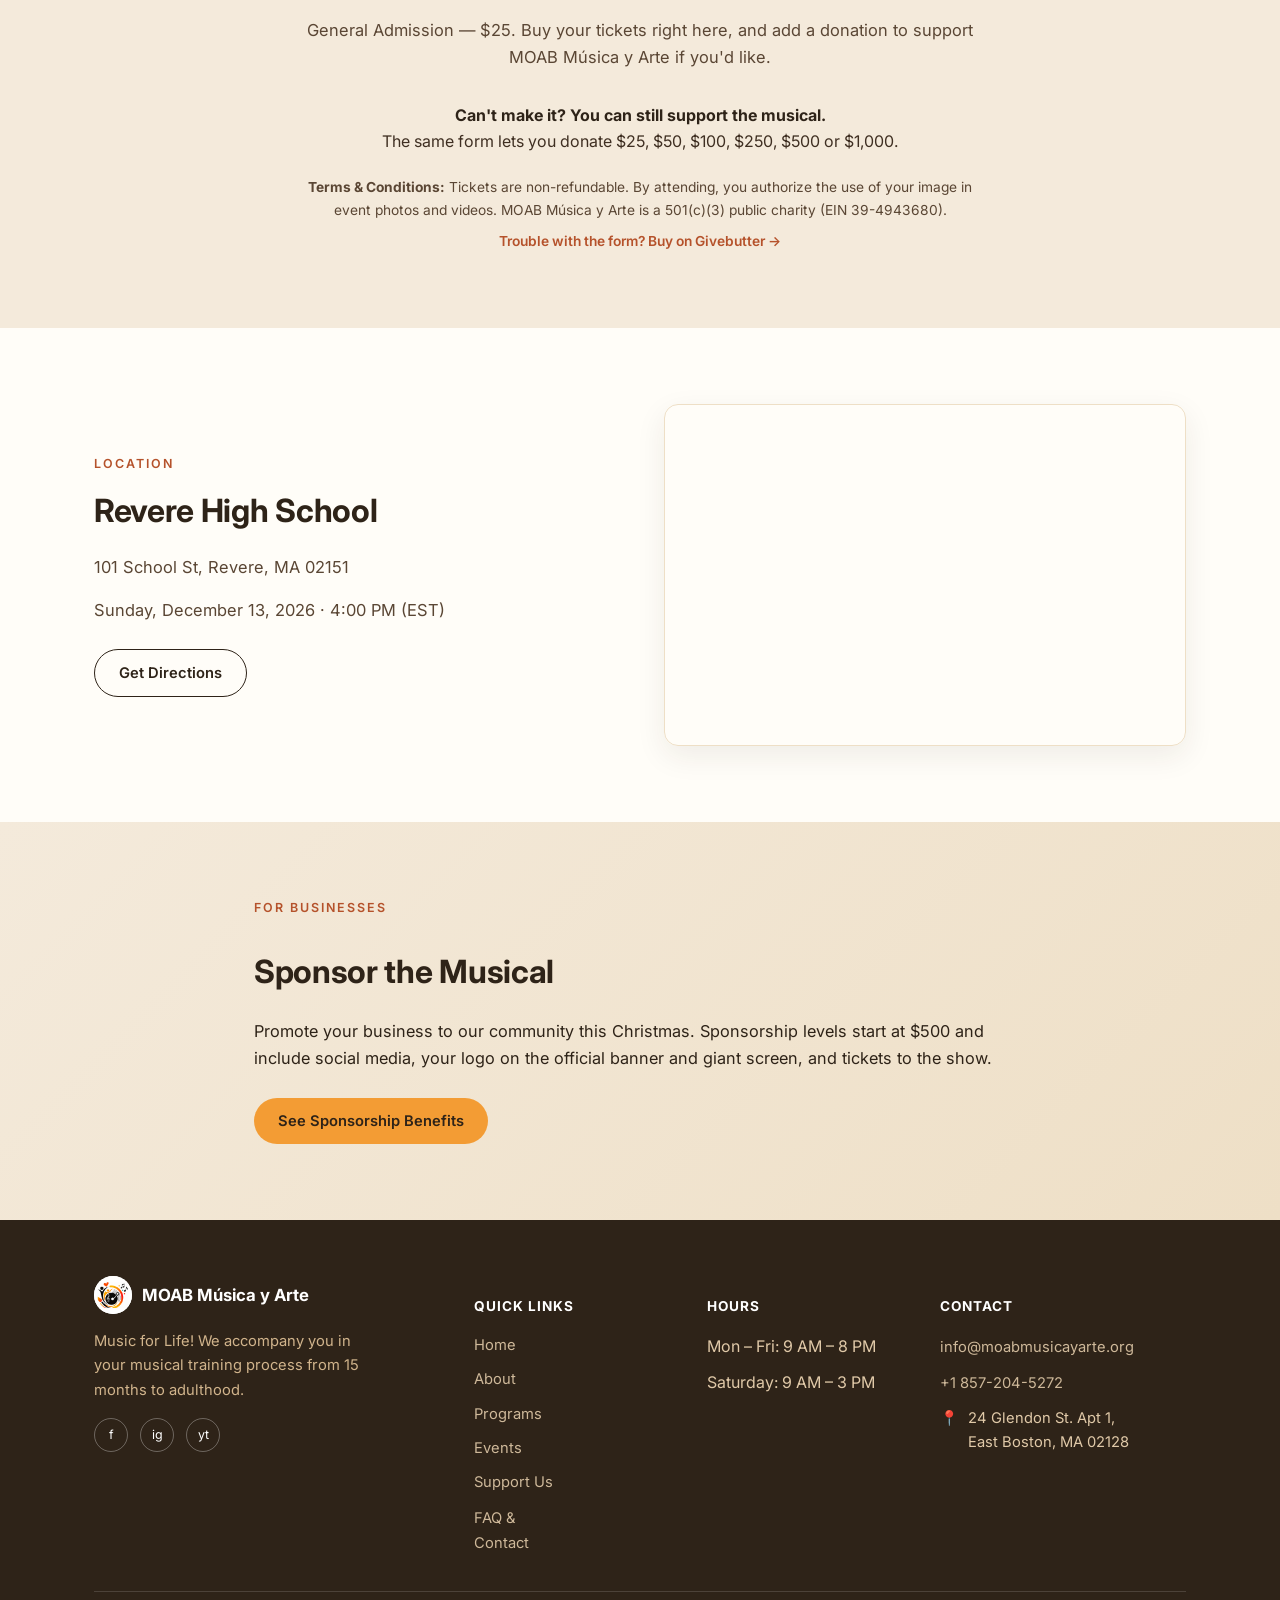
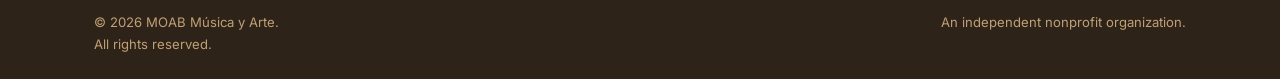
<file: pages/musical-navidad-2026.html>
<!DOCTYPE html>
<html lang="en" data-lang="en">
<head>
<meta charset="UTF-8">
<meta name="viewport" content="width=device-width, initial-scale=1.0">
<title>MOAB le Canta a la Navidad 2026 | MOAB Música y Arte Nonprofit</title>
<meta name="description" content="MOAB le Canta a la Navidad — MOAB Música y Arte's 2026 Christmas musical. Sunday, December 13, 2026, 4 PM at Revere High School, Revere, MA.">
<meta property="og:title" content="MOAB le Canta a la Navidad 2026">
<meta property="og:image" content="https://moabmusicayarte.org/images/events/musical-navidad-2026-banner.jpg">
<link rel="icon" type="image/png" href="../images/favicon.png">
<link rel="preconnect" href="https://fonts.googleapis.com">
<link href="https://fonts.googleapis.com/css2?family=Inter:wght@400;500;600;700;800&display=swap" rel="stylesheet">
<link rel="stylesheet" href="../css/styles.css">
<script async src="https://widgets.givebutter.com/latest.umd.cjs?acct=FN88a8VwuXgsl26n&p=other"></script>
</head>
<body>

<header>
  <div class="header-inner wrap">
    <a class="brand-group" href="../index.html">
      <img src="../images/logo-icon.png" alt="MOAB Música y Arte logo">
      <div class="brand">MOAB Música y Arte
        <small><span data-i18n-en>Music for Life</span><span data-i18n-es>Música para la Vida</span></small>
      </div>
    </a>
    <nav id="siteNav">
      <a href="../index.html"><span data-i18n-en>Home</span><span data-i18n-es>Inicio</span></a>
      <a href="about.html"><span data-i18n-en>About</span><span data-i18n-es>Nosotros</span></a>
      <a href="programs.html"><span data-i18n-en>Programs</span><span data-i18n-es>Programas</span></a>
      <a href="events.html" class="active"><span data-i18n-en>Events</span><span data-i18n-es>Eventos</span></a>
      <a href="support.html"><span data-i18n-en>Support Us</span><span data-i18n-es>Apóyanos</span></a>
      <a href="faq-contact.html"><span data-i18n-en>FAQ &amp; Contact</span><span data-i18n-es>FAQ y Contacto</span></a>
    </nav>
    <div class="header-actions">
      <div class="lang-toggle">
        <button type="button" data-set-lang="en" class="active">EN</button>
        <button type="button" data-set-lang="es">ES</button>
      </div>
      <givebutter-widget id="j2OKJa"></givebutter-widget>
      <button type="button" class="nav-toggle" id="navToggle" aria-label="Toggle navigation" aria-expanded="false">&#9776;</button>
    </div>
  </div>
</header>

<section class="page-hero">
  <div class="wrap page-hero-inner">
    <div>
      <div class="crumbs"><a href="events.html"><span data-i18n-en>Events</span><span data-i18n-es>Eventos</span></a> / Musical 2026</div>
      <div class="eyebrow" style="margin-top:14px;"><span data-i18n-en>Christmas Musical 2026</span><span data-i18n-es>Musical de Navidad 2026</span></div>
      <h1>MOAB le Canta a la Navidad</h1>
      <p class="lead"><span data-i18n-en>The event that brings us together around the magic of our traditions and year-end festivities is here.</span><span data-i18n-es>Llega el evento que nos reúne en torno a la magia de nuestras tradiciones y festividades de fin de año.</span></p>
      <div class="hero-ctas" style="margin-top:28px;">
        <a class="btn btn-gold" href="#tickets"><span data-i18n-en>Get Tickets</span><span data-i18n-es>Comprar Entradas</span></a>
        <a class="btn btn-sponsor" href="musical-navidad-2026-sponsors.html"><span data-i18n-en>Become a Sponsor</span><span data-i18n-es>Sé Patrocinador</span></a>
        <a class="btn btn-outline" href="#details"><span data-i18n-en>Event Details</span><span data-i18n-es>Detalles</span></a>
      </div>
    </div>
    <div class="event-facts">
      <div class="event-date">
        <span class="event-date-month"><span data-i18n-en>Dec</span><span data-i18n-es>Dic</span></span>
        <span class="event-date-day">13</span>
      </div>
      <ul>
        <li>
          <h4><span data-i18n-en>Date</span><span data-i18n-es>Fecha</span></h4>
          <p><span data-i18n-en>Sunday, December 13, 2026</span><span data-i18n-es>Domingo, 13 de diciembre de 2026</span></p>
        </li>
        <li>
          <h4><span data-i18n-en>Time</span><span data-i18n-es>Hora</span></h4>
          <p>4:00 PM (EST)</p>
        </li>
        <li>
          <h4><span data-i18n-en>Venue · In Person</span><span data-i18n-es>Lugar · Presencial</span></h4>
          <p>Revere High School<br>101 School St, Revere, MA 02151</p>
        </li>
        <li>
          <h4><span data-i18n-en>Admission</span><span data-i18n-es>Entrada</span></h4>
          <p><span data-i18n-en>General Admission — $25</span><span data-i18n-es>Admisión General — $25</span></p>
        </li>
      </ul>
    </div>
  </div>
</section>

<section class="event-banner">
  <div class="wrap">
    <figure>
      <img src="../images/events/musical-navidad-2026-banner.jpg" alt="Musical 2026 — MOAB le canta a la Navidad">
    </figure>
  </div>
</section>

<section class="event-about" id="about-the-musical">
  <div class="wrap event-about-grid">
    <div>
      <div class="section-head" style="margin-bottom:18px;">
        <div class="eyebrow"><span data-i18n-en>About the Musical</span><span data-i18n-es>Sobre el Musical</span></div>
        <h2><span data-i18n-en>A Christmas Journey Through Latin America</span><span data-i18n-es>Un Recorrido Navideño por Latinoamérica</span></h2>
      </div>
      <p>
        <span data-i18n-en>MOAB le Canta a la Navidad is our bilingual community Christmas musical: the event that brings us together around the magic of our traditions and year-end festivities.</span>
        <span data-i18n-es>MOAB le Canta a la Navidad es nuestro musical navideño comunitario y bilingüe: el evento que nos reúne en torno a la magia de nuestras tradiciones y festividades de fin de año.</span>
      </p>
      <p>
        <span data-i18n-en>Children, youth, adults, and seniors take the stage together to travel through the Christmas traditions of <strong>5 regions</strong> (the Caribbean, the Andes, Colombia, Mexico, and Central America) and our new roots in the United States.</span>
        <span data-i18n-es>Niños, jóvenes, adultos y adultos mayores suben juntos al escenario para recorrer las tradiciones navideñas de <strong>5 regiones</strong> (el Caribe, la región andina, Colombia, México y Centroamérica) y nuestras nuevas raíces en Estados Unidos.</span>
      </p>
    </div>
    <ul class="event-highlights">
      <li><strong>60–80</strong><span><span data-i18n-en>artists and participants on stage</span><span data-i18n-es>artistas y participantes en escena</span></span></li>
      <li><strong>EN · ES</strong><span><span data-i18n-en>a bilingual community musical</span><span data-i18n-es>un musical comunitario bilingüe</span></span></li>
      <li><strong><span data-i18n-en>NEW</span><span data-i18n-es>NUEVAS</span></strong><span><span data-i18n-en>versions of the beloved classics</span><span data-i18n-es>versiones de los clásicos más queridos</span></span></li>
    </ul>
  </div>
</section>

<section class="event-tickets" id="tickets">
  <div class="wrap">
    <div class="section-head event-tickets-head">
      <div class="eyebrow"><span data-i18n-en>Tickets &amp; Donations</span><span data-i18n-es>Entradas y Donaciones</span></div>
      <h2><span data-i18n-en>Get Your Tickets</span><span data-i18n-es>Compra tus Entradas</span></h2>
      <p>
        <span data-i18n-en>General Admission — $25. Buy your tickets right here, and add a donation to support MOAB Música y Arte if you'd like.</span>
        <span data-i18n-es>Admisión General — $25. Compra tus entradas aquí mismo y, si quieres, agrega una donación para apoyar a MOAB Música y Arte.</span>
      </p>
    </div>
    <div class="event-tickets-widget">
      <givebutter-widget id="LPkG2z"></givebutter-widget>
    </div>
    <div class="event-donate-amounts">
      <p><strong><span data-i18n-en>Can't make it? You can still support the musical.</span><span data-i18n-es>¿No puedes asistir? Igual puedes apoyar el musical.</span></strong>
      <span data-i18n-en>The same form lets you donate $25, $50, $100, $250, $500 or $1,000.</span><span data-i18n-es>En el mismo formulario puedes donar $25, $50, $100, $250, $500 o $1,000.</span></p>
    </div>
    <p class="event-note event-tickets-note">
      <strong><span data-i18n-en>Terms &amp; Conditions:</span><span data-i18n-es>Términos y Condiciones:</span></strong>
      <span data-i18n-en>Tickets are non-refundable. By attending, you authorize the use of your image in event photos and videos.</span>
      <span data-i18n-es>Las entradas no son reembolsables. Al asistir, autorizas el uso de tu imagen en fotos y videos del evento.</span>
      <span data-i18n-en>MOAB Música y Arte is a 501(c)(3) public charity (EIN 39-4943680).</span>
      <span data-i18n-es>MOAB Música y Arte es una organización benéfica pública 501(c)(3) (EIN 39-4943680).</span>
      <a href="https://givebutter.com/moab-navidad-2026" target="_blank" rel="noopener"><span data-i18n-en>Trouble with the form? Buy on Givebutter &rarr;</span><span data-i18n-es>¿Problemas con el formulario? Compra en Givebutter &rarr;</span></a>
    </p>
  </div>
</section>

<section class="event-details" id="details">
  <div class="wrap event-detail-grid">
    <div>
      <div class="section-head" style="margin-bottom:24px;">
        <div class="eyebrow"><span data-i18n-en>Location</span><span data-i18n-es>Ubicación</span></div>
        <h2>Revere High School</h2>
        <p>101 School St, Revere, MA 02151</p>
        <p><span data-i18n-en>Sunday, December 13, 2026 · 4:00 PM (EST)</span><span data-i18n-es>Domingo 13 de diciembre de 2026 · 4:00 PM (EST)</span></p>
      </div>
      <a class="btn btn-outline" href="https://maps.google.com/?q=Revere%20High%20School%2C%20101%20School%20St%2C%20Revere%2C%20MA%2002151" target="_blank" rel="noopener"><span data-i18n-en>Get Directions</span><span data-i18n-es>Cómo Llegar</span></a>
    </div>
    <div class="map-frame">
      <iframe src="https://maps.google.com/maps?q=Revere%20High%20School%2C%20101%20School%20St%2C%20Revere%2C%20MA%2002151&t=m&z=15&output=embed&iwloc=near" title="Revere High School location map" loading="lazy"></iframe>
    </div>
  </div>
</section>

<section class="statement" id="sponsors">
  <div class="wrap statement-inner">
    <div class="eyebrow"><span data-i18n-en>For Businesses</span><span data-i18n-es>Para Negocios</span></div>
    <h2><span data-i18n-en>Sponsor the Musical</span><span data-i18n-es>Patrocina el Musical</span></h2>
    <p><span data-i18n-en>Promote your business to our community this Christmas. Sponsorship levels start at $500 and include social media, your logo on the official banner and giant screen, and tickets to the show.</span><span data-i18n-es>Promociona tu negocio ante nuestra comunidad esta Navidad. Los niveles de patrocinio empiezan en $500 e incluyen redes sociales, tu logo en el banner oficial y la pantalla gigante, y entradas para el show.</span></p>
    <a class="btn btn-sponsor" href="musical-navidad-2026-sponsors.html"><span data-i18n-en>See Sponsorship Benefits</span><span data-i18n-es>Ver Beneficios de Patrocinio</span></a>
  </div>
</section>

<footer id="contact">
  <div class="wrap">
    <div class="footer-grid">
      <div>
        <div class="footer-brand">
          <img src="../images/logo-icon.png" alt="MOAB logo">
          <span>MOAB Música y Arte</span>
        </div>
        <p style="max-width:280px; font-size:0.92rem; color:#D1B48C;">
          <span data-i18n-en>Music for Life! We accompany you in your musical training process from 15 months to adulthood.</span>
          <span data-i18n-es>¡Música para la Vida! Te acompañamos en tu proceso de formación musical desde los 15 meses hasta la adultez.</span>
        </p>
        <div class="socials">
          <a href="https://www.facebook.com/moabacademiamusica" target="_blank" rel="noopener" aria-label="Facebook">f</a>
          <a href="https://www.instagram.com/moab_academia_musica/" target="_blank" rel="noopener" aria-label="Instagram">ig</a>
          <a href="https://youtube.com/@MoabAcademia?si=XvDRwm4BklLlCstu" target="_blank" rel="noopener" aria-label="YouTube">yt</a>
        </div>
      </div>
      <div>
        <h4><span data-i18n-en>Quick Links</span><span data-i18n-es>Enlaces</span></h4>
        <ul>
          <li><a href="../index.html"><span data-i18n-en>Home</span><span data-i18n-es>Inicio</span></a></li>
          <li><a href="about.html"><span data-i18n-en>About</span><span data-i18n-es>Nosotros</span></a></li>
          <li><a href="programs.html"><span data-i18n-en>Programs</span><span data-i18n-es>Programas</span></a></li>
          <li><a href="events.html"><span data-i18n-en>Events</span><span data-i18n-es>Eventos</span></a></li>
          <li><a href="support.html"><span data-i18n-en>Support Us</span><span data-i18n-es>Apóyanos</span></a></li>
          <li><a href="faq-contact.html">FAQ &amp; <span data-i18n-en>Contact</span><span data-i18n-es>Contacto</span></a></li>
        </ul>
      </div>
      <div>
        <h4><span data-i18n-en>Hours</span><span data-i18n-es>Horario</span></h4>
        <ul>
          <li><span data-i18n-en>Mon – Fri: 9 AM – 8 PM</span><span data-i18n-es>Lun – Vie: 9 AM – 8 PM</span></li>
          <li><span data-i18n-en>Saturday: 9 AM – 3 PM</span><span data-i18n-es>Sábado: 9 AM – 3 PM</span></li>
        </ul>
      </div>
      <div>
        <h4><span data-i18n-en>Contact</span><span data-i18n-es>Contacto</span></h4>
        <ul>
          <li><a href="mailto:info@moabmusicayarte.org">info@moabmusicayarte.org</a></li>
          <li><a href="tel:+18572045272">+1 857-204-5272</a></li>
          <li class="address-block">
            <span>&#128205;</span>
            <span>24 Glendon St. Apt 1,<br>East Boston, MA 02128</span>
          </li>
        </ul>
      </div>
    </div>
    <div class="footer-bottom">
      <span>&copy; 2026 MOAB Música y Arte. <span data-i18n-en>All rights reserved.</span><span data-i18n-es>Todos los derechos reservados.</span></span>
      <span data-i18n-en>An independent nonprofit organization.</span>
      <span data-i18n-es>Una organización independiente sin fines de lucro.</span>
    </div>
  </div>
</footer>

<script src="../js/script.js"></script>
</body>
</html>
</file>
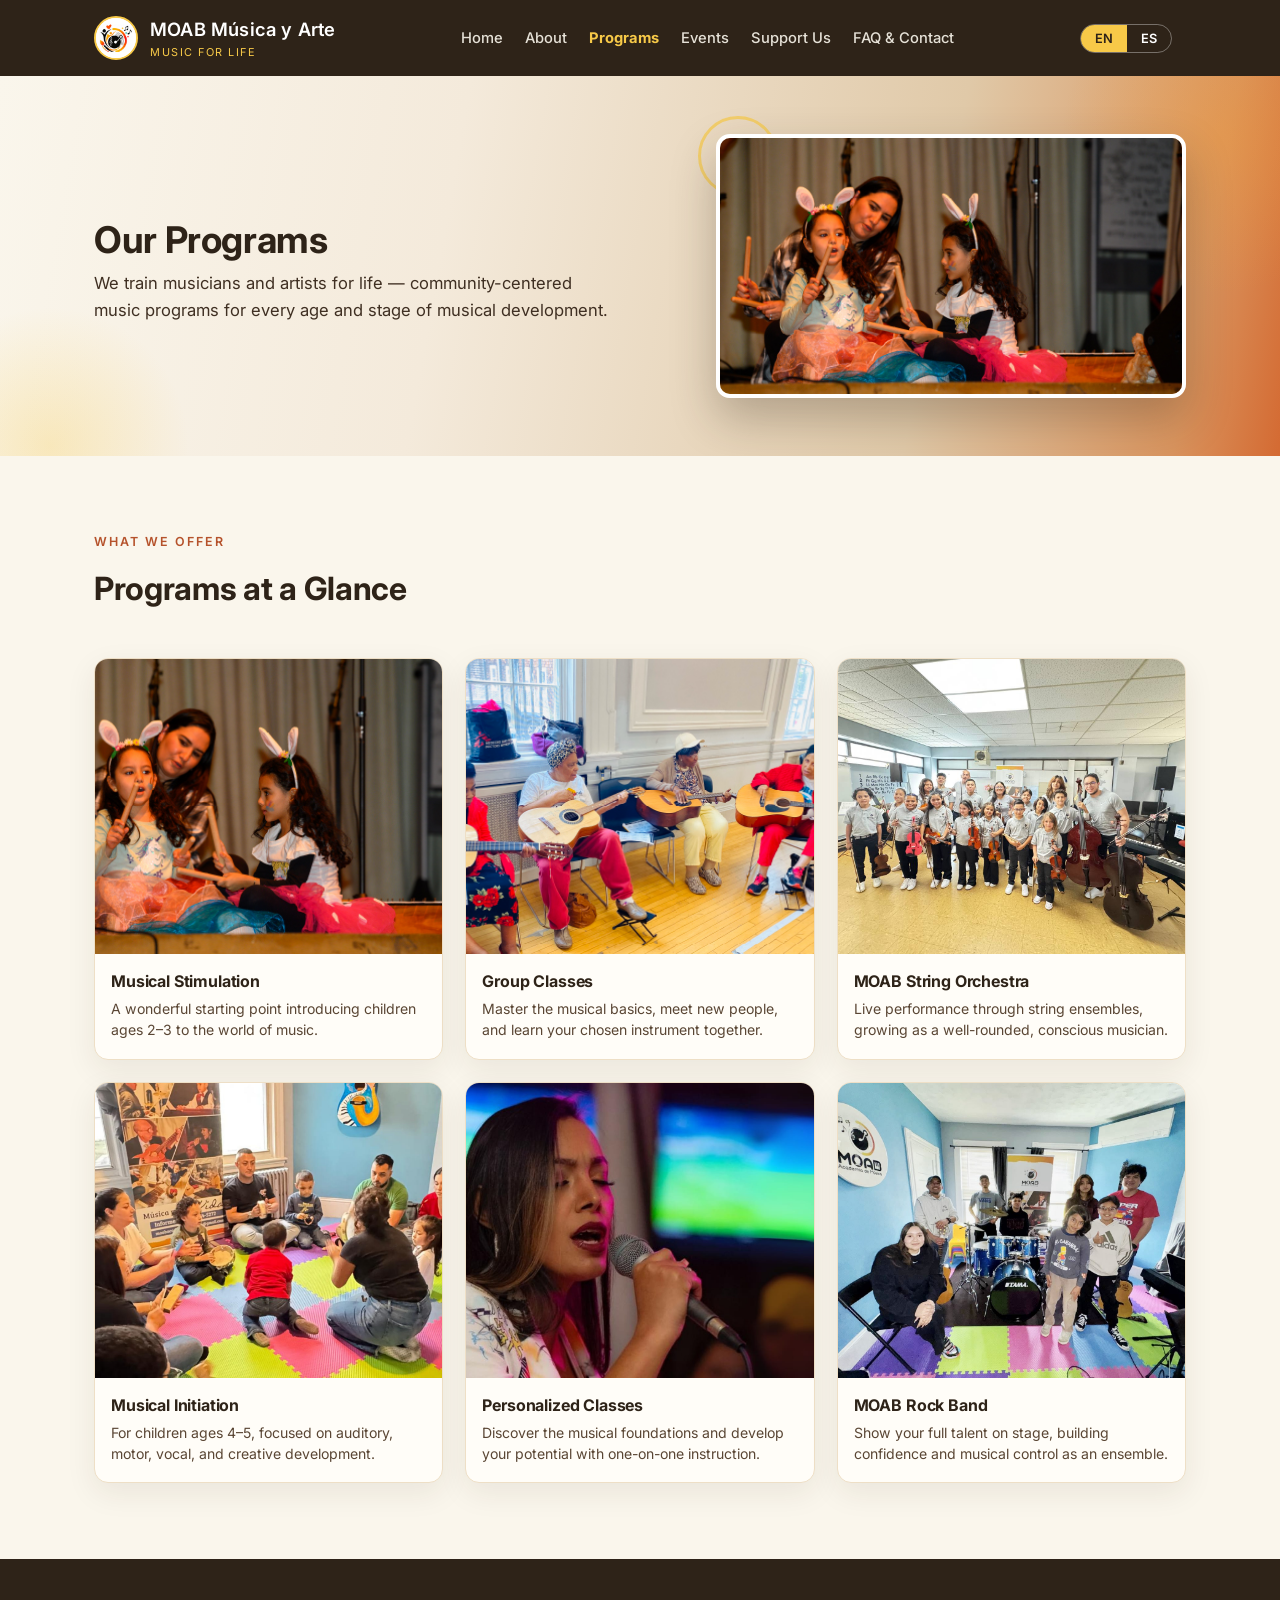
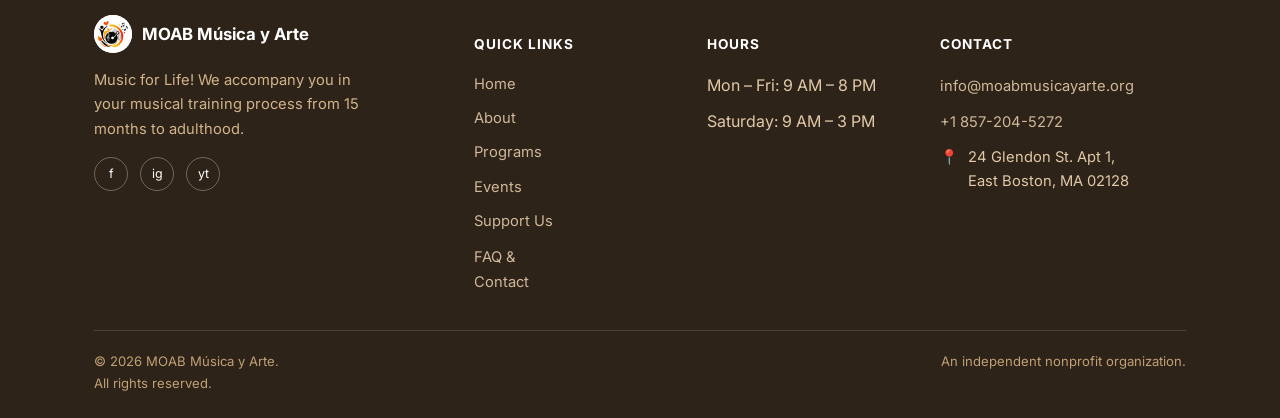
<file: pages/programs.html>
<!DOCTYPE html>
<html lang="en" data-lang="en">
<head>
<meta charset="UTF-8">
<meta name="viewport" content="width=device-width, initial-scale=1.0">
<title>Programs | MOAB Música y Arte Nonprofit</title>
<meta name="description" content="Community-centered music programs at MOAB Música y Arte for every age and stage of musical development.">
<link rel="icon" type="image/png" href="../images/favicon.png">
<link rel="preconnect" href="https://fonts.googleapis.com">
<link href="https://fonts.googleapis.com/css2?family=Inter:wght@400;500;600;700;800&display=swap" rel="stylesheet">
<link rel="stylesheet" href="../css/styles.css">
<script async src="https://widgets.givebutter.com/latest.umd.cjs?acct=FN88a8VwuXgsl26n&p=other"></script>
</head>
<body>

<header>
  <div class="header-inner wrap">
    <a class="brand-group" href="../index.html">
      <img src="../images/logo-icon.png" alt="MOAB Música y Arte logo">
      <div class="brand">MOAB Música y Arte
        <small><span data-i18n-en>Music for Life</span><span data-i18n-es>Música para la Vida</span></small>
      </div>
    </a>
    <nav id="siteNav">
      <a href="../index.html"><span data-i18n-en>Home</span><span data-i18n-es>Inicio</span></a>
      <a href="about.html"><span data-i18n-en>About</span><span data-i18n-es>Nosotros</span></a>
      <a href="programs.html" class="active"><span data-i18n-en>Programs</span><span data-i18n-es>Programas</span></a>
      <a href="events.html"><span data-i18n-en>Events</span><span data-i18n-es>Eventos</span></a>
      <a href="support.html"><span data-i18n-en>Support Us</span><span data-i18n-es>Apóyanos</span></a>
      <a href="faq-contact.html"><span data-i18n-en>FAQ &amp; Contact</span><span data-i18n-es>FAQ y Contacto</span></a>
    </nav>
    <div class="header-actions">
      <div class="lang-toggle">
        <button type="button" data-set-lang="en" class="active">EN</button>
        <button type="button" data-set-lang="es">ES</button>
      </div>
      <givebutter-widget id="j2OKJa"></givebutter-widget>
      <button type="button" class="nav-toggle" id="navToggle" aria-label="Toggle navigation" aria-expanded="false">&#9776;</button>
    </div>
  </div>
</header>

<section class="page-hero">
  <div class="wrap page-hero-inner">
    <div>
      <h1><span data-i18n-en>Our Programs</span><span data-i18n-es>Nuestros Programas</span></h1>
      <p class="lead"><span data-i18n-en>We train musicians and artists for life — community-centered music programs for every age and stage of musical development.</span><span data-i18n-es>Formamos músicos y artistas para la vida — programas musicales centrados en la comunidad para cada edad y etapa del desarrollo musical.</span></p>
    </div>
    <div class="page-hero-media">
      <img src="../images/programs/musical-stimulation.jpg" alt="Musical stimulation class">
    </div>
  </div>
</section>

<section class="programs" id="programs">
  <div class="wrap">
    <div class="section-head">
      <div class="eyebrow"><span data-i18n-en>What We Offer</span><span data-i18n-es>Lo Que Ofrecemos</span></div>
      <h2><span data-i18n-en>Programs at a Glance</span><span data-i18n-es>Nuestros Programas de un Vistazo</span></h2>
    </div>
    <div class="program-grid">
      <div class="program-card">
        <img src="../images/programs/musical-stimulation.jpg" alt="Musical stimulation">
        <div class="program-caption">
          <h4><span data-i18n-en>Musical Stimulation</span><span data-i18n-es>Estimulación Musical</span></h4>
          <p><span data-i18n-en>A wonderful starting point introducing children ages 2–3 to the world of music.</span><span data-i18n-es>Un maravilloso punto de partida para introducir a los más pequeños al mundo de la música, para niños entre 2 y 3 años.</span></p>
        </div>
      </div>
      <div class="program-card">
        <img src="../images/programs/group-classes.jpg" alt="Group classes">
        <div class="program-caption">
          <h4><span data-i18n-en>Group Classes</span><span data-i18n-es>Clases Grupales</span></h4>
          <p><span data-i18n-en>Master the musical basics, meet new people, and learn your chosen instrument together.</span><span data-i18n-es>Domina las bases musicales, conoce gente nueva y aprende el instrumento que siempre quisiste en nuestras clases grupales.</span></p>
        </div>
      </div>
      <div class="program-card">
        <img src="../images/programs/string-orchestra.jpg" alt="Orquesta de cuerdas MOAB">
        <div class="program-caption">
          <h4><span data-i18n-en>MOAB String Orchestra</span><span data-i18n-es>Orquesta de Cuerdas MOAB</span></h4>
          <p><span data-i18n-en>Live performance through string ensembles, growing as a well-rounded, conscious musician.</span><span data-i18n-es>Interpretación en vivo por medio de ensambles de cuerdas, creciendo como un músico integral y consciente.</span></p>
        </div>
      </div>
      <div class="program-card">
        <img src="../images/programs/musical-initiation.jpg" alt="Musical initiation">
        <div class="program-caption">
          <h4><span data-i18n-en>Musical Initiation</span><span data-i18n-es>Iniciación Musical</span></h4>
          <p><span data-i18n-en>For children ages 4–5, focused on auditory, motor, vocal, and creative development.</span><span data-i18n-es>Curso dirigido a niños entre 4 y 5 años, con desarrollo auditivo, motriz, vocal y creativo.</span></p>
        </div>
      </div>
      <div class="program-card">
        <img src="../images/programs/personalized-classes.jpg" alt="Personalized classes">
        <div class="program-caption">
          <h4><span data-i18n-en>Personalized Classes</span><span data-i18n-es>Clases Personalizadas</span></h4>
          <p><span data-i18n-en>Discover the musical foundations and develop your potential with one-on-one instruction.</span><span data-i18n-es>Descubre las bases musicales y desarrolla tu potencial mientras aprendes a tocar instrumentos de forma personalizada.</span></p>
        </div>
      </div>
      <div class="program-card">
        <img src="../images/programs/rock-band.jpg" alt="Banda de Rock MOAB">
        <div class="program-caption">
          <h4><span data-i18n-en>MOAB Rock Band</span><span data-i18n-es>Banda de Rock MOAB</span></h4>
          <p><span data-i18n-en>Show your full talent on stage, building confidence and musical control as an ensemble.</span><span data-i18n-es>La oportunidad de mostrar todo tu talento en nuestra Banda de Rock, con seguridad y control musical en el escenario.</span></p>
        </div>
      </div>
    </div>
  </div>
</section>

<footer id="contact">
  <div class="wrap">
    <div class="footer-grid">
      <div>
        <div class="footer-brand">
          <img src="../images/logo-icon.png" alt="MOAB logo">
          <span>MOAB Música y Arte</span>
        </div>
        <p style="max-width:280px; font-size:0.92rem; color:#D1B48C;">
          <span data-i18n-en>Music for Life! We accompany you in your musical training process from 15 months to adulthood.</span>
          <span data-i18n-es>¡Música para la Vida! Te acompañamos en tu proceso de formación musical desde los 15 meses hasta la adultez.</span>
        </p>
        <div class="socials">
          <a href="https://www.facebook.com/moabacademiamusica" target="_blank" rel="noopener" aria-label="Facebook">f</a>
          <a href="https://www.instagram.com/moab_academia_musica/" target="_blank" rel="noopener" aria-label="Instagram">ig</a>
          <a href="https://youtube.com/@MoabAcademia?si=XvDRwm4BklLlCstu" target="_blank" rel="noopener" aria-label="YouTube">yt</a>
        </div>
      </div>
      <div>
        <h4><span data-i18n-en>Quick Links</span><span data-i18n-es>Enlaces</span></h4>
        <ul>
          <li><a href="../index.html"><span data-i18n-en>Home</span><span data-i18n-es>Inicio</span></a></li>
          <li><a href="about.html"><span data-i18n-en>About</span><span data-i18n-es>Nosotros</span></a></li>
          <li><a href="programs.html"><span data-i18n-en>Programs</span><span data-i18n-es>Programas</span></a></li>
          <li><a href="events.html"><span data-i18n-en>Events</span><span data-i18n-es>Eventos</span></a></li>
          <li><a href="support.html"><span data-i18n-en>Support Us</span><span data-i18n-es>Apóyanos</span></a></li>
          <li><a href="faq-contact.html">FAQ &amp; <span data-i18n-en>Contact</span><span data-i18n-es>Contacto</span></a></li>
        </ul>
      </div>
      <div>
        <h4><span data-i18n-en>Hours</span><span data-i18n-es>Horario</span></h4>
        <ul>
          <li><span data-i18n-en>Mon – Fri: 9 AM – 8 PM</span><span data-i18n-es>Lun – Vie: 9 AM – 8 PM</span></li>
          <li><span data-i18n-en>Saturday: 9 AM – 3 PM</span><span data-i18n-es>Sábado: 9 AM – 3 PM</span></li>
        </ul>
      </div>
      <div>
        <h4><span data-i18n-en>Contact</span><span data-i18n-es>Contacto</span></h4>
        <ul>
          <li><a href="mailto:info@moabmusicayarte.org">info@moabmusicayarte.org</a></li>
          <li><a href="tel:+18572045272">+1 857-204-5272</a></li>
          <li class="address-block">
            <span>&#128205;</span>
            <span>24 Glendon St. Apt 1,<br>East Boston, MA 02128</span>
          </li>
        </ul>
      </div>
    </div>
    <div class="footer-bottom">
      <span>&copy; 2026 MOAB Música y Arte. <span data-i18n-en>All rights reserved.</span><span data-i18n-es>Todos los derechos reservados.</span></span>
      <span data-i18n-en>An independent nonprofit organization.</span>
      <span data-i18n-es>Una organización independiente sin fines de lucro.</span>
    </div>
  </div>
</footer>

<script src="../js/script.js"></script>
</body>
</html>
</file>
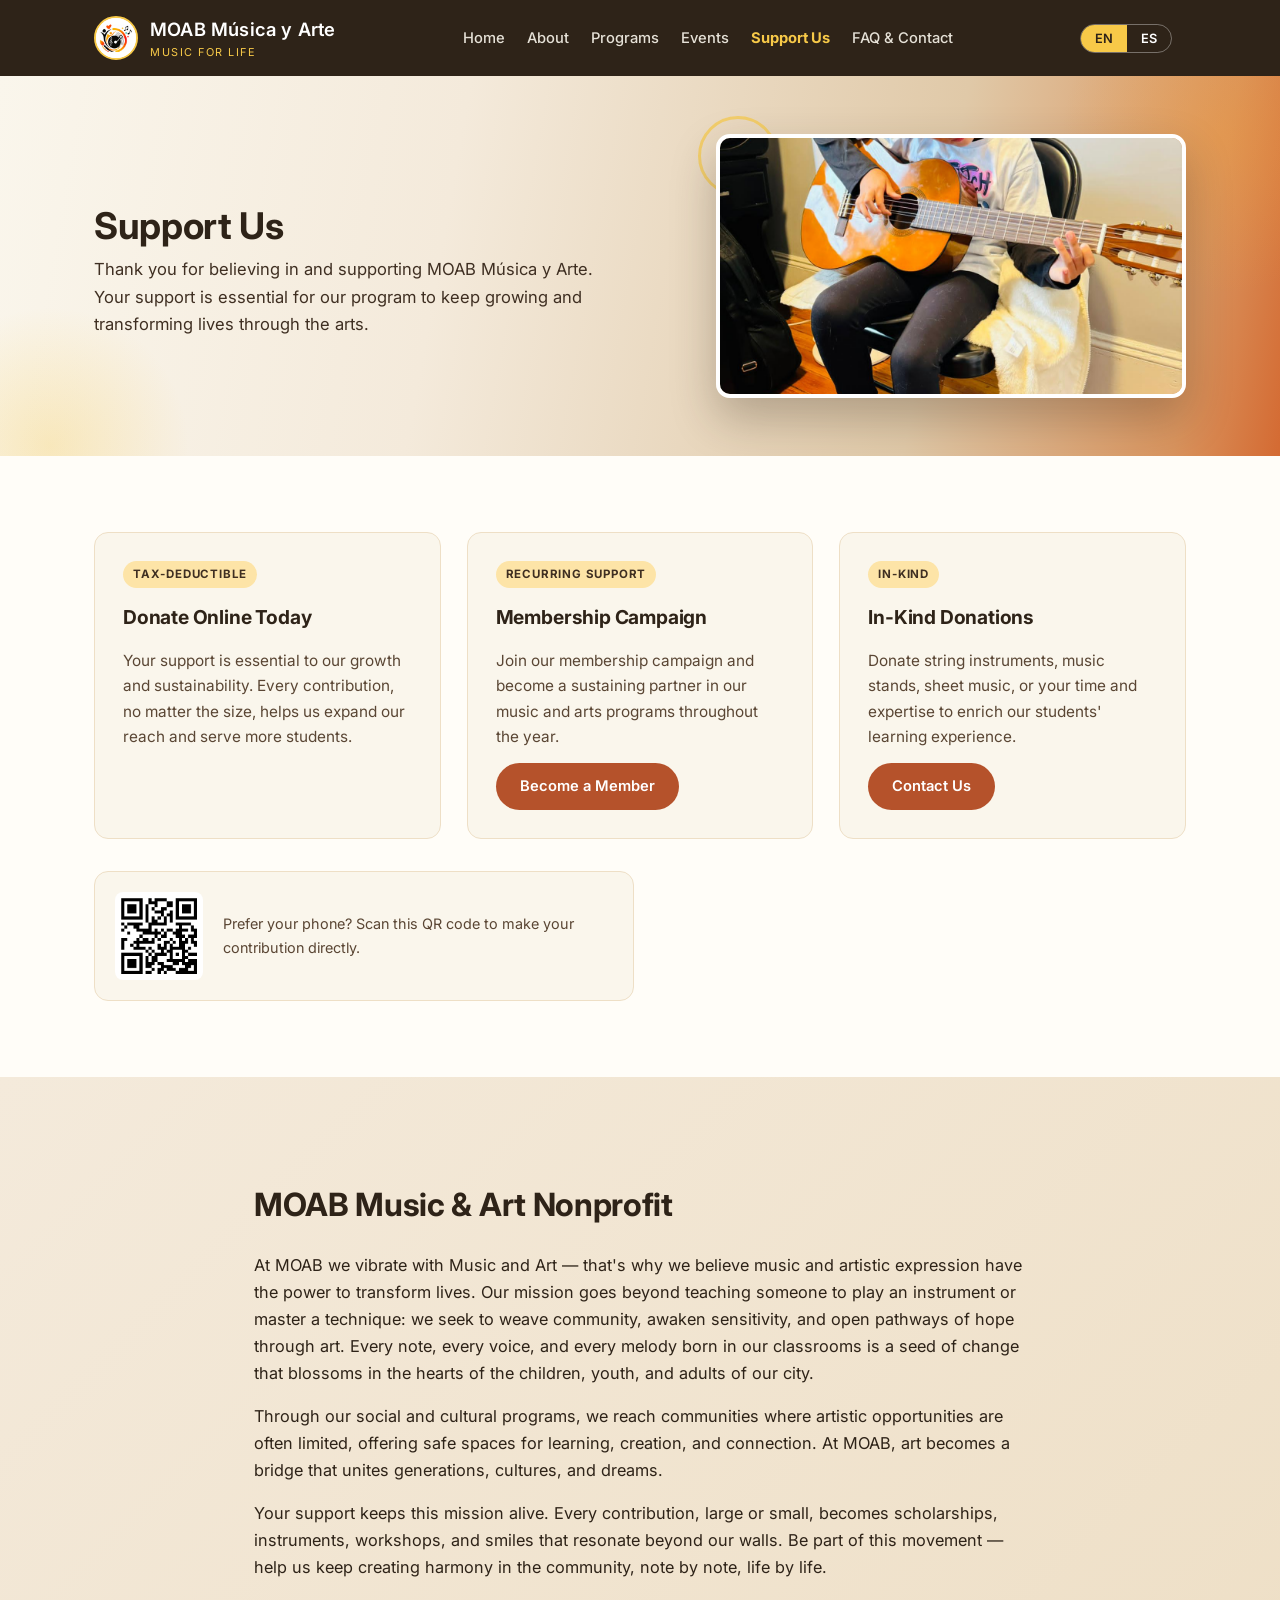
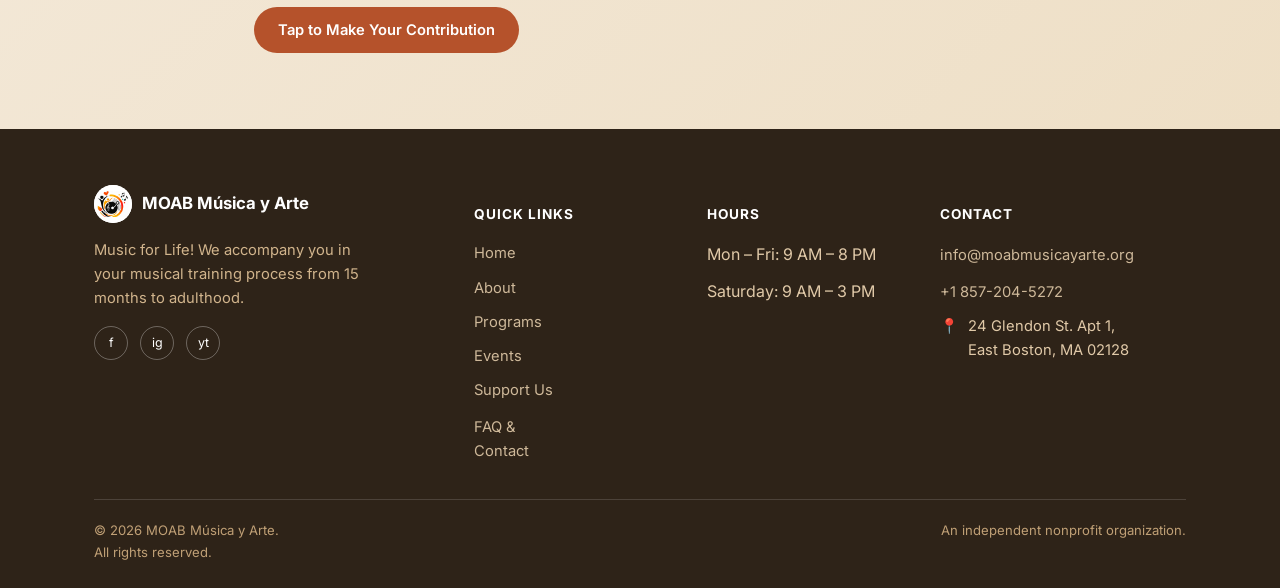
<file: pages/support.html>
<!DOCTYPE html>
<html lang="en" data-lang="en">
<head>
<meta charset="UTF-8">
<meta name="viewport" content="width=device-width, initial-scale=1.0">
<title>Support Us | MOAB Música y Arte Nonprofit</title>
<meta name="description" content="Support MOAB Música y Arte through online donations, membership, or in-kind contributions.">
<link rel="icon" type="image/png" href="../images/favicon.png">
<link rel="preconnect" href="https://fonts.googleapis.com">
<link href="https://fonts.googleapis.com/css2?family=Inter:wght@400;500;600;700;800&display=swap" rel="stylesheet">
<link rel="stylesheet" href="../css/styles.css">
<script async src="https://widgets.givebutter.com/latest.umd.cjs?acct=FN88a8VwuXgsl26n&p=other"></script>
</head>
<body>

<header>
  <div class="header-inner wrap">
    <a class="brand-group" href="../index.html">
      <img src="../images/logo-icon.png" alt="MOAB Música y Arte logo">
      <div class="brand">MOAB Música y Arte
        <small><span data-i18n-en>Music for Life</span><span data-i18n-es>Música para la Vida</span></small>
      </div>
    </a>
    <nav id="siteNav">
      <a href="../index.html"><span data-i18n-en>Home</span><span data-i18n-es>Inicio</span></a>
      <a href="about.html"><span data-i18n-en>About</span><span data-i18n-es>Nosotros</span></a>
      <a href="programs.html"><span data-i18n-en>Programs</span><span data-i18n-es>Programas</span></a>
      <a href="events.html"><span data-i18n-en>Events</span><span data-i18n-es>Eventos</span></a>
      <a href="support.html" class="active"><span data-i18n-en>Support Us</span><span data-i18n-es>Apóyanos</span></a>
      <a href="faq-contact.html"><span data-i18n-en>FAQ &amp; Contact</span><span data-i18n-es>FAQ y Contacto</span></a>
    </nav>
    <div class="header-actions">
      <div class="lang-toggle">
        <button type="button" data-set-lang="en" class="active">EN</button>
        <button type="button" data-set-lang="es">ES</button>
      </div>
      <givebutter-widget id="j2OKJa"></givebutter-widget>
      <button type="button" class="nav-toggle" id="navToggle" aria-label="Toggle navigation" aria-expanded="false">&#9776;</button>
    </div>
  </div>
</header>

<section class="page-hero">
  <div class="wrap page-hero-inner">
    <div>
      <h1><span data-i18n-en>Support Us</span><span data-i18n-es>Apóyanos</span></h1>
      <p class="lead"><span data-i18n-en>Thank you for believing in and supporting MOAB Música y Arte. Your support is essential for our program to keep growing and transforming lives through the arts.</span><span data-i18n-es>Gracias por creer y apoyar a MOAB Música y Arte. Tu apoyo es esencial para que nuestro programa siga creciendo y transformando vidas a través de las artes.</span></p>
    </div>
    <div class="page-hero-media">
      <img src="../images/gallery/students-in-class.jpg" alt="MOAB students in class">
    </div>
  </div>
</section>

<section class="support" id="support">
  <div class="wrap">
    <div class="support-grid">
      <div class="support-card">
        <span class="tag"><span data-i18n-en>Tax-Deductible</span><span data-i18n-es>Deducible de Impuestos</span></span>
        <h3><span data-i18n-en>Donate Online Today</span><span data-i18n-es>Dona en Línea Hoy</span></h3>
        <p>
          <span data-i18n-en>Your support is essential to our growth and sustainability. Every contribution, no matter the size, helps us expand our reach and serve more students.</span>
          <span data-i18n-es>Tu apoyo es esencial para el crecimiento y la sostenibilidad de la Academia. Cada contribución, sin importar el monto, tiene un impacto real.</span>
        </p>
        <givebutter-widget id="j2OKJa"></givebutter-widget>
      </div>
      <div class="support-card">
        <span class="tag"><span data-i18n-en>Recurring Support</span><span data-i18n-es>Apoyo Recurrente</span></span>
        <h3><span data-i18n-en>Membership Campaign</span><span data-i18n-es>Campaña de Membresía</span></h3>
        <p>
          <span data-i18n-en>Join our membership campaign and become a sustaining partner in our music and arts programs throughout the year.</span>
          <span data-i18n-es>Únete a nuestra campaña de membresía y conviértete en un socio sostenible de nuestros programas de música y arte durante todo el año.</span>
        </p>
        <a class="btn btn-gold" href="https://www.zeffy.com/en-US/ticketing/moab-musica-y-arte-memberships" target="_blank" rel="noopener">
          <span data-i18n-en>Become a Member</span><span data-i18n-es>Hazte Miembro</span>
        </a>
      </div>
      <div class="support-card">
        <span class="tag"><span data-i18n-en>In-Kind</span><span data-i18n-es>En Especie</span></span>
        <h3><span data-i18n-en>In-Kind Donations</span><span data-i18n-es>Donaciones en Especie</span></h3>
        <p>
          <span data-i18n-en>Donate string instruments, music stands, sheet music, or your time and expertise to enrich our students' learning experience.</span>
          <span data-i18n-es>Dona instrumentos de cuerda, atriles, partituras, o tu tiempo y experiencia para enriquecer el aprendizaje de nuestros estudiantes.</span>
        </p>
        <a class="btn btn-gold" href="faq-contact.html"><span data-i18n-en>Contact Us</span><span data-i18n-es>Contáctanos</span></a>
      </div>
    </div>
    <div class="qr-note">
      <img src="../images/support/donate-qr.png" alt="Scan to donate QR code">
      <p><span data-i18n-en>Prefer your phone? Scan this QR code to make your contribution directly.</span><span data-i18n-es>¿Prefieres tu teléfono? Escanea este código QR para realizar tu aporte directamente.</span></p>
    </div>
  </div>
</section>

<section class="statement">
  <div class="wrap statement-inner">
    <h2><span data-i18n-en>MOAB Music &amp; Art Nonprofit</span><span data-i18n-es>MOAB Música y Arte Nonprofit</span></h2>
    <p>
      <span data-i18n-en>At MOAB we vibrate with Music and Art — that's why we believe music and artistic expression have the power to transform lives. Our mission goes beyond teaching someone to play an instrument or master a technique: we seek to weave community, awaken sensitivity, and open pathways of hope through art. Every note, every voice, and every melody born in our classrooms is a seed of change that blossoms in the hearts of the children, youth, and adults of our city.</span>
      <span data-i18n-es>En MOAB vibramos con la Música y el Arte, es por esto que creemos que la música y las expresiones artísticas tienen el poder de transformar vidas. Nuestra misión va más allá de enseñar a tocar un instrumento o dominar una técnica: buscamos tejer comunidad, despertar sensibilidad y abrir caminos de esperanza a través del arte. Cada nota, cada voz y cada melodía que nace en nuestras aulas es una semilla de cambio que florece en los corazones de niños, jóvenes y adultos de nuestra ciudad.</span>
    </p>
    <p>
      <span data-i18n-en>Through our social and cultural programs, we reach communities where artistic opportunities are often limited, offering safe spaces for learning, creation, and connection. At MOAB, art becomes a bridge that unites generations, cultures, and dreams.</span>
      <span data-i18n-es>A través de nuestros programas sociales y culturales, llegamos a comunidades donde las oportunidades artísticas suelen ser limitadas, ofreciendo espacios seguros de aprendizaje, creación y encuentro. En MOAB, el arte se convierte en un puente que une generaciones, culturas y sueños.</span>
    </p>
    <p>
      <span data-i18n-en>Your support keeps this mission alive. Every contribution, large or small, becomes scholarships, instruments, workshops, and smiles that resonate beyond our walls. Be part of this movement — help us keep creating harmony in the community, note by note, life by life.</span>
      <span data-i18n-es>Tu apoyo hace posible que esta misión siga viva. Cada contribución, grande o pequeña, se transforma en becas, instrumentos, talleres y sonrisas que resuenan más allá de nuestras paredes. Haz parte de este movimiento y ayúdanos a seguir creando armonía en la comunidad, nota a nota, vida a vida.</span>
    </p>
    <a class="btn" href="https://wa.link/iydopa" target="_blank" rel="noopener">
      <span data-i18n-en>Tap to Make Your Contribution</span><span data-i18n-es>Toca para Realizar tu Aporte</span>
    </a>
  </div>
</section>

<footer id="contact">
  <div class="wrap">
    <div class="footer-grid">
      <div>
        <div class="footer-brand">
          <img src="../images/logo-icon.png" alt="MOAB logo">
          <span>MOAB Música y Arte</span>
        </div>
        <p style="max-width:280px; font-size:0.92rem; color:#D1B48C;">
          <span data-i18n-en>Music for Life! We accompany you in your musical training process from 15 months to adulthood.</span>
          <span data-i18n-es>¡Música para la Vida! Te acompañamos en tu proceso de formación musical desde los 15 meses hasta la adultez.</span>
        </p>
        <div class="socials">
          <a href="https://www.facebook.com/moabacademiamusica" target="_blank" rel="noopener" aria-label="Facebook">f</a>
          <a href="https://www.instagram.com/moab_academia_musica/" target="_blank" rel="noopener" aria-label="Instagram">ig</a>
          <a href="https://youtube.com/@MoabAcademia?si=XvDRwm4BklLlCstu" target="_blank" rel="noopener" aria-label="YouTube">yt</a>
        </div>
      </div>
      <div>
        <h4><span data-i18n-en>Quick Links</span><span data-i18n-es>Enlaces</span></h4>
        <ul>
          <li><a href="../index.html"><span data-i18n-en>Home</span><span data-i18n-es>Inicio</span></a></li>
          <li><a href="about.html"><span data-i18n-en>About</span><span data-i18n-es>Nosotros</span></a></li>
          <li><a href="programs.html"><span data-i18n-en>Programs</span><span data-i18n-es>Programas</span></a></li>
          <li><a href="events.html"><span data-i18n-en>Events</span><span data-i18n-es>Eventos</span></a></li>
          <li><a href="support.html"><span data-i18n-en>Support Us</span><span data-i18n-es>Apóyanos</span></a></li>
          <li><a href="faq-contact.html">FAQ &amp; <span data-i18n-en>Contact</span><span data-i18n-es>Contacto</span></a></li>
        </ul>
      </div>
      <div>
        <h4><span data-i18n-en>Hours</span><span data-i18n-es>Horario</span></h4>
        <ul>
          <li><span data-i18n-en>Mon – Fri: 9 AM – 8 PM</span><span data-i18n-es>Lun – Vie: 9 AM – 8 PM</span></li>
          <li><span data-i18n-en>Saturday: 9 AM – 3 PM</span><span data-i18n-es>Sábado: 9 AM – 3 PM</span></li>
        </ul>
      </div>
      <div>
        <h4><span data-i18n-en>Contact</span><span data-i18n-es>Contacto</span></h4>
        <ul>
          <li><a href="mailto:info@moabmusicayarte.org">info@moabmusicayarte.org</a></li>
          <li><a href="tel:+18572045272">+1 857-204-5272</a></li>
          <li class="address-block">
            <span>&#128205;</span>
            <span>24 Glendon St. Apt 1,<br>East Boston, MA 02128</span>
          </li>
        </ul>
      </div>
    </div>
    <div class="footer-bottom">
      <span>&copy; 2026 MOAB Música y Arte. <span data-i18n-en>All rights reserved.</span><span data-i18n-es>Todos los derechos reservados.</span></span>
      <span data-i18n-en>An independent nonprofit organization.</span>
      <span data-i18n-es>Una organización independiente sin fines de lucro.</span>
    </div>
  </div>
</footer>

<script src="../js/script.js"></script>
</body>
</html>
</file>
<file: css/styles.css>
:root{
  /* Brand palette (see "Paleta de colores — MOAB Music Academy") */
  /* Warm neutrals: backgrounds & surfaces */
  --neutral-50:#FAF6EC;
  --neutral-100:#F4EADB;
  --neutral-200:#EEDFC6;
  --neutral-300:#E0C9A8;
  --neutral-400:#D1B48C;
  --neutral-500:#C0A076;
  --neutral-600:#A88B5A;
  /* Accents: buttons & highlights */
  --yellow-light:#FDE4A7;
  --yellow:#F7C948;
  --orange:#F39C34;
  --accent:#D46A32;
  --accent-dark:#B5522B;
  /* Sponsor color: Pantone 137 C. Use with dark (--ink) text, never white. */
  --sponsor:#F39C34;
  /* Darks: menu & main text */
  --ink:#2E2318;
  --brown:#3F2F22;
  --brown-mid:#5A4634;
  --brown-light:#7A6247;

  --cream:var(--neutral-50);
  --paper:#FFFDF8;
  --muted:var(--brown-mid);
  --border:var(--neutral-200);
  --header-gradient:linear-gradient(100deg, #FAF6EC 0%, #F4EADB 35%, #E0C9A8 72%, #D9945E 92%, #D46A32 100%);
  --radius:14px;
  --shadow:0 10px 30px rgba(46,35,24,0.08);
}
*{box-sizing:border-box;}
html{scroll-behavior:smooth;}
body{
  margin:0;
  font-family:'Inter',sans-serif;
  color:var(--ink);
  background:var(--cream);
  line-height:1.65;
}
h1,h2,h3,h4,.brand{
  font-family:'Inter',sans-serif;
  font-weight:700;
  letter-spacing:-0.01em;
}
a{color:inherit;}
img{max-width:100%;display:block;}
.wrap{max-width:1140px;margin:0 auto;padding:0 24px;}
[data-i18n-es]{display:none;}
html[data-lang="es"] [data-i18n-en]{display:none;}
html[data-lang="es"] [data-i18n-es]{display:inline;}
html[data-lang="es"] span[data-i18n-es], html[data-lang="es"] p[data-i18n-es], html[data-lang="es"] div[data-i18n-es]{display:block;}
html[data-lang="en"] span[data-i18n-en], html[data-lang="en"] p[data-i18n-en], html[data-lang="en"] div[data-i18n-en]{display:block;}

/* ANNOUNCEMENT BAR */
.announce-bar{
  display:flex; align-items:center; justify-content:center; gap:14px; flex-wrap:wrap;
  background:linear-gradient(90deg, var(--accent-dark) 0%, #C25D2E 50%, var(--accent-dark) 100%);
  color:#fff; text-decoration:none; padding:14px 20px; font-size:1.02rem; text-align:center;
  border-bottom:3px solid var(--yellow);
}
.announce-tag{
  background:var(--yellow); color:var(--ink); font-size:0.75rem; font-weight:800; text-transform:uppercase;
  letter-spacing:1px; padding:3px 11px; border-radius:999px;
}
.announce-text strong{font-size:1.12rem;}
.announce-cta{
  font-weight:700; background:var(--yellow); color:var(--ink); padding:6px 16px; border-radius:999px;
  font-size:0.92rem; transition:transform .18s ease, box-shadow .18s ease;
}
.announce-bar:hover .announce-cta{transform:translateY(-1px); box-shadow:0 6px 14px rgba(46,35,24,0.3);}
html[data-lang="en"] .announce-bar span[data-i18n-en], html[data-lang="es"] .announce-bar span[data-i18n-es]{display:inline;}

/* HEADER */
header{
  position:sticky; top:0; z-index:50;
  background:var(--ink);
  color:#fff;
}
.header-inner{
  display:flex; align-items:center; justify-content:space-between;
  padding:14px 24px; gap:20px; flex-wrap:wrap;
}
.brand-group{display:flex; align-items:center; gap:12px; text-decoration:none;}
.brand-group img{width:44px; height:44px; border-radius:50%; border:2px solid var(--yellow); background:#fff; object-fit:contain;}
.brand{font-size:1.15rem; font-weight:600; color:#fff; letter-spacing:0.2px;}
.brand small{display:block; font-family:'Inter',sans-serif; font-weight:400; font-size:0.68rem; color:var(--yellow); letter-spacing:1.5px; text-transform:uppercase;}
nav{display:flex; align-items:center; gap:22px; flex-wrap:wrap;}
nav a{
  font-size:0.92rem; font-weight:500; text-decoration:none;
  color:var(--neutral-50); opacity:0.9; transition:opacity .2s;
}
nav a:hover, nav a.active{opacity:1;}
nav a.active{color:var(--yellow); font-weight:700;}
.header-actions{display:flex; align-items:center; gap:14px;}
.lang-toggle{
  display:flex; border:1px solid rgba(255,255,255,0.35); border-radius:999px; overflow:hidden;
}
.lang-toggle button{
  border:none; background:transparent; color:#fff; padding:6px 14px; font-size:0.8rem; font-weight:600; cursor:pointer;
  font-family:'Inter',sans-serif;
}
.lang-toggle button.active{background:var(--yellow); color:var(--ink);}
.btn{
  display:inline-block; padding:11px 24px; border-radius:999px; font-weight:600; font-size:0.92rem;
  text-decoration:none; transition:transform .18s ease, box-shadow .18s ease;
}
.btn-gold{background:var(--accent-dark); color:#fff;}
.btn-gold:hover{transform:translateY(-2px); box-shadow:0 8px 18px rgba(181,82,43,0.35);}
givebutter-widget{display:inline-block;}
.btn-sponsor{background:var(--sponsor); color:var(--ink);}
.btn-sponsor:hover{transform:translateY(-2px); box-shadow:0 8px 18px rgba(243,156,52,0.45);}
.btn-outline{border:1.5px solid var(--ink); color:var(--ink); background:transparent;}
.btn-outline:hover{background:rgba(46,35,24,0.06);}

/* NAV TOGGLE (mobile) */
.nav-toggle{
  display:none; background:none; border:1px solid rgba(255,255,255,0.35); border-radius:8px;
  color:#fff; padding:7px 11px; font-size:1.05rem; cursor:pointer; line-height:1;
}

/* HERO (home) */
.hero{
  background:var(--header-gradient);
  color:var(--ink); padding:80px 0 90px; position:relative; overflow:hidden;
}
.hero::after{
  content:""; position:absolute; right:-120px; top:-120px; width:420px; height:420px;
  border-radius:50%; background:radial-gradient(circle, rgba(243,156,52,0.35), transparent 70%);
}
.hero-inner{
  position:relative; z-index:1;
  display:flex; align-items:center; justify-content:space-between; gap:48px;
}
.hero-text{max-width:640px;}
.hero-logo{
  width:240px; height:240px; flex-shrink:0; border-radius:50%; border:4px solid #fff;
  background:#fff; object-fit:contain; padding:14px; box-shadow:0 20px 45px rgba(46,35,24,0.28);
}
.eyebrow{
  color:var(--accent-dark); text-transform:uppercase; letter-spacing:2px; font-size:0.78rem; font-weight:600;
}
.hero h1{font-size:2.6rem; line-height:1.15; margin:14px 0 18px; font-weight:700; color:var(--ink);}
.hero p.lead{font-size:1.1rem; color:var(--brown); max-width:600px; margin-bottom:32px;}
.hero-ctas{display:flex; gap:14px; flex-wrap:wrap;}

/* PAGE HERO (inner pages) */
.page-hero{
  background:var(--header-gradient);
  color:var(--ink); padding:40px 0; position:relative; overflow:hidden; min-height:380px; display:flex; align-items:center;
}
.page-hero::after{
  content:""; position:absolute; right:-100px; top:-100px; width:320px; height:320px;
  border-radius:50%; background:radial-gradient(circle, rgba(243,156,52,0.32), transparent 70%);
}
.page-hero::before{
  content:""; position:absolute; left:-90px; bottom:-130px; width:280px; height:280px;
  border-radius:50%; background:radial-gradient(circle, rgba(247,201,72,0.28), transparent 70%);
}
.page-hero-inner{
  position:relative; z-index:1; width:100%;
  display:grid; grid-template-columns:1.1fr 0.9fr; gap:48px; align-items:center;
}
.page-hero h1{font-size:2.3rem; line-height:1.2; margin:10px 0 8px; font-weight:700; color:var(--ink);}
.page-hero .crumbs{font-size:0.86rem; color:var(--brown-mid);}
.page-hero .crumbs a{text-decoration:none; opacity:0.85;}
html[data-lang="en"] .crumbs span[data-i18n-en], html[data-lang="es"] .crumbs span[data-i18n-es]{display:inline;}
.page-hero .crumbs a:hover{opacity:1;}
.page-hero p.lead{font-size:1.04rem; color:var(--brown); max-width:520px; margin:8px 0 0;}
.page-hero-media{position:relative;}
.page-hero-media::before{
  content:""; position:absolute; top:-18px; left:-18px; width:74px; height:74px;
  border:3px solid var(--yellow); border-radius:50%; opacity:0.7; z-index:0;
}
.page-hero-media img{
  position:relative; z-index:1; width:100%; aspect-ratio:16/9; object-fit:cover;
  border-radius:var(--radius); box-shadow:0 20px 45px rgba(46,35,24,0.28); border:4px solid #fff;
}

section{padding:76px 0;}
.section-head{max-width:680px; margin-bottom:42px;}
.section-head .eyebrow{color:var(--accent-dark);}
.section-head h2{font-size:2rem; margin:10px 0 12px; font-weight:700; color:var(--ink);}
.section-head p{color:var(--muted); font-size:1.03rem;}


.mission{background:var(--paper);}
.mission-grid{display:grid; grid-template-columns:1.1fr 0.9fr; gap:48px; align-items:center;}
.mission-grid p{color:var(--ink); font-size:1.03rem; margin-bottom:16px;}
.mission-grid .quote{
  font-family:'Inter',sans-serif; font-size:1.3rem; color:var(--accent-dark); font-weight:700; margin:20px 0;
}
.mission-grid figure{margin:0; border-radius:var(--radius); overflow:hidden; box-shadow:var(--shadow);}
.mission-grid figure img{width:100%; height:100%; object-fit:cover;}

.impact{background:var(--brown); color:#fff;}
.impact-grid{display:grid; grid-template-columns:0.9fr 1.1fr; gap:48px; align-items:center;}
.impact-grid figure{margin:0; border-radius:var(--radius); overflow:hidden;}
.impact-grid figure img{width:100%;}
.impact-grid p{font-size:1.18rem; font-family:'Inter',sans-serif; font-weight:600; line-height:1.6; color:var(--neutral-100);}

.programs{background:var(--cream);}
.program-grid{
  display:grid; grid-template-columns:repeat(3, 1fr); gap:22px;
}
.program-card{
  background:var(--paper); border-radius:var(--radius); overflow:hidden; box-shadow:var(--shadow);
  border:1px solid var(--border);
}
.program-card img{width:100%; aspect-ratio:4/3.4; object-fit:cover;}
.program-card .program-caption{padding:14px 16px 18px;}
.program-card .program-caption h4{margin:0 0 4px; font-size:1rem; color:var(--ink);}
.program-card .program-caption p{margin:0; color:var(--muted); font-size:0.88rem; line-height:1.5;}

.support{background:var(--paper);}
.support-grid{display:grid; grid-template-columns:repeat(3, 1fr); gap:26px;}
.support-card{
  border:1px solid var(--border); border-radius:var(--radius); padding:28px; background:var(--cream);
  display:flex; flex-direction:column; gap:14px;
}
.support-card h3{margin:0; font-size:1.2rem; color:var(--ink);}
.support-card p{color:var(--muted); font-size:0.96rem; margin:0; flex-grow:1;}
.support-card .btn, .support-card givebutter-widget{align-self:flex-start;}
.support-card .tag{
  align-self:flex-start; background:var(--yellow-light); color:var(--brown); font-size:0.72rem; font-weight:700;
  text-transform:uppercase; letter-spacing:0.8px; padding:4px 10px; border-radius:999px;
}

.statement{
  background:linear-gradient(135deg, var(--neutral-100) 0%, var(--neutral-200) 100%);
  color:var(--ink);
}
.statement-inner{max-width:820px;}
.statement h2{font-size:2rem; margin-bottom:20px;}
.statement p{margin-bottom:16px; font-size:1.02rem;}
.statement .btn{margin-top:10px; background:var(--accent-dark); color:#fff;}
.statement .btn:hover{transform:translateY(-2px); box-shadow:0 8px 18px rgba(181,82,43,0.35);}
.statement .btn.btn-sponsor{background:var(--sponsor); color:var(--ink);}
.statement .btn.btn-sponsor:hover{box-shadow:0 8px 18px rgba(243,156,52,0.45);}
/* Sponsor page accents */
.sponsor-page .event-date-month{background:var(--sponsor); color:var(--ink);}
.sponsor-page .event-facts{border-top:5px solid var(--sponsor);}
.sponsor-page .sponsor-date{border-left:5px solid var(--sponsor);}
.badge-extended{display:inline-block; background:var(--accent-dark); color:#fff; font-size:0.72rem; font-weight:700; text-transform:uppercase; letter-spacing:1px; padding:3px 9px; border-radius:999px; vertical-align:middle; margin-bottom:4px;}
.date-was{color:var(--brown-light); text-decoration-thickness:2px; text-decoration-color:var(--accent-dark); font-weight:500;}
.date-new{color:var(--accent-dark); font-weight:800;}
.event-date-day .date-was{display:block; font-size:0.85rem; line-height:1; margin-bottom:2px;}
.sponsor-page .sponsor-date-extended{border-color:var(--accent-dark); border-left-color:var(--accent-dark); background:var(--paper); box-shadow:0 0 0 2px rgba(181,82,43,0.15);}

.faq{background:var(--cream);}
.faq-item{
  border-bottom:1px solid var(--border); padding:20px 0;
}
.faq-item summary{
  cursor:pointer; font-weight:600; font-size:1.05rem; color:var(--ink); list-style:none;
  display:flex; justify-content:space-between; align-items:center; gap:16px;
}
.faq-item summary::-webkit-details-marker{display:none;}
.faq-item summary::after{content:"+"; font-size:1.4rem; color:var(--accent); flex-shrink:0; font-weight:400;}
.faq-item[open] summary::after{content:"\2212";}
.faq-item p{color:var(--muted); margin:14px 0 0; font-size:0.97rem;}

/* ABOUT */
.about{background:var(--paper);}
.about-lead{max-width:720px; margin-bottom:36px; color:var(--muted); font-size:1.03rem;}
.about-features{display:grid; grid-template-columns:repeat(3,1fr); gap:24px; margin-bottom:48px;}
.about-feature{
  display:flex; gap:16px; align-items:flex-start; padding:22px; border:1px solid var(--border);
  border-radius:var(--radius); background:var(--cream);
}
.about-feature img{width:52px; height:52px; border-radius:50%; flex-shrink:0; object-fit:cover;}
.about-feature p{margin:0; color:var(--muted); font-size:0.93rem; line-height:1.55;}
.about-gallery{display:grid; grid-template-columns:repeat(3,1fr); gap:18px;}
.about-gallery img{width:100%; height:230px; object-fit:cover; border-radius:var(--radius); box-shadow:var(--shadow);}

/* TEAM */
.team{background:var(--cream);}
.team-grid{display:grid; grid-template-columns:repeat(4,1fr); gap:22px;}
.team-card{background:var(--paper); border:1px solid var(--border); border-radius:var(--radius); overflow:hidden; text-align:center; box-shadow:var(--shadow);}
.team-card img{width:100%; aspect-ratio:1/1; object-fit:cover;}
.team-card .team-info{padding:16px 14px 20px;}
.team-card h4{margin:0 0 4px; font-size:1rem; color:var(--ink);}
.team-card p{margin:0; color:var(--muted); font-size:0.84rem;}

/* EVENTS */
.events{background:var(--paper);}
.events-grid{columns:4; column-gap:18px;}
.events-grid figure{margin:0 0 18px; break-inside:avoid; border-radius:var(--radius); overflow:hidden; box-shadow:var(--shadow);}
.events-grid img{width:100%; display:block;}

/* EVENT PAGE */
.event-facts{
  position:relative; z-index:1; background:var(--paper); border-radius:var(--radius);
  box-shadow:0 20px 45px rgba(46,35,24,0.18); padding:22px 26px; display:flex; gap:24px; align-items:flex-start;
}
.event-date{
  flex-shrink:0; width:76px; border-radius:12px; overflow:hidden; text-align:center; border:1px solid var(--border);
}
.event-date-month{display:block; background:var(--accent-dark); color:#fff; font-size:0.78rem; font-weight:700; text-transform:uppercase; letter-spacing:1.5px; padding:6px 0;}
.event-date-day{display:block; font-size:2rem; font-weight:800; color:var(--ink); padding:6px 0 8px;}
.event-facts ul{list-style:none; margin:0; padding:0; display:flex; flex-direction:column; gap:10px;}
.event-facts h4{margin:0 0 2px; font-size:0.74rem; text-transform:uppercase; letter-spacing:1px; color:var(--accent-dark);}
.event-facts p{margin:0; font-size:0.97rem; color:var(--ink);}
.event-banner{background:var(--paper); padding-top:36px; padding-bottom:0;}
.event-banner figure{margin:0; border-radius:var(--radius); overflow:hidden; box-shadow:var(--shadow);}
.event-banner img{width:100%; height:auto;}
.event-about{background:var(--paper);}
.event-about-grid{display:grid; grid-template-columns:1.3fr 1fr; gap:48px; align-items:center;}
.event-about p{color:var(--ink); font-size:1.03rem; margin:0 0 14px;}
.event-highlights{list-style:none; margin:0; padding:0; display:flex; flex-direction:column; gap:14px;}
.event-highlights li{display:flex; align-items:center; gap:18px; padding:18px 22px; background:var(--cream); border:1px solid var(--border); border-left:5px solid var(--accent-dark); border-radius:var(--radius);}
.event-highlights strong{font-size:1.6rem; font-weight:800; color:var(--accent-dark); min-width:96px;}
.event-highlights span{color:var(--brown); font-size:0.97rem;}
.event-highlights strong span{color:inherit; font-size:inherit;}
html[data-lang="en"] .event-highlights span[data-i18n-en], html[data-lang="es"] .event-highlights span[data-i18n-es]{display:inline;}
.event-donate-amounts{max-width:680px; margin:26px auto 0; text-align:center;}
.event-donate-amounts p{margin:0 0 12px; color:var(--brown);}
.event-donate-amounts p strong{display:block; color:var(--ink);}
html[data-lang="en"] .event-tickets-note span[data-i18n-en], html[data-lang="es"] .event-tickets-note span[data-i18n-es]{display:inline;}
.event-tickets{background:var(--neutral-100);}
.event-tickets-head{margin:0 auto 30px; text-align:center;}
.event-tickets-widget{max-width:1024px; margin:0 auto;}
.event-tickets-widget givebutter-widget{display:block; width:100%;}
p.event-tickets-note{text-align:center; max-width:680px; margin:22px auto 0;}
.event-tickets-note a{display:block; margin-top:8px; color:var(--accent-dark); font-weight:600; text-decoration:none;}
.event-details{background:var(--paper);}
.event-detail-grid{display:grid; grid-template-columns:1fr 1fr; gap:48px; align-items:center;}
.event-note{margin:22px 0 0; font-size:0.86rem; color:var(--muted);}
.events-feature{
  display:grid; grid-template-columns:1.3fr 1fr; gap:32px; align-items:center; margin-bottom:48px;
  background:var(--neutral-100); border:1px solid var(--border); border-radius:var(--radius); overflow:hidden;
}
.events-feature img{width:100%; height:100%; object-fit:cover;}
.events-feature-text{padding:28px 32px 28px 0;}
.events-feature-text h3{margin:8px 0 8px; font-size:1.5rem; color:var(--ink);}
.events-feature-text p{margin:0 0 18px; color:var(--muted);}

/* SPONSOR PAGE */
.sponsor-why{display:grid; grid-template-columns:repeat(2,1fr); gap:22px;}
.tier-grid{display:grid; grid-template-columns:repeat(4,1fr); gap:20px; align-items:stretch;}
.tier-card{
  position:relative; background:var(--paper); border:1px solid var(--border); border-radius:var(--radius);
  box-shadow:var(--shadow); padding:28px 22px 24px;
}
.tier-card h3{margin:0; font-size:1.15rem; color:var(--ink);}
.tier-price{font-size:2rem; font-weight:800; color:var(--accent-dark); margin:4px 0 16px;}
.tier-card ul{list-style:none; margin:0; padding:0; display:flex; flex-direction:column; gap:10px;}
.tier-card li{position:relative; padding-left:22px; font-size:0.9rem; color:var(--brown); line-height:1.45;}
.tier-card li::before{content:"\2713"; position:absolute; left:0; top:0; color:var(--sponsor); font-weight:800;}
.tier-card{border-top:5px solid var(--sponsor);}
.tier-featured{border:2px solid var(--sponsor); border-top-width:5px;}
.tier-badge{
  position:absolute; top:-13px; left:22px; background:var(--sponsor); color:var(--ink); font-size:0.7rem; font-weight:700;
  text-transform:uppercase; letter-spacing:1px; padding:4px 12px; border-radius:999px;
}
.sponsor-dates{display:grid; grid-template-columns:repeat(3,1fr); gap:22px;}
.sponsor-date{display:flex; gap:16px; align-items:center; padding:20px; border:1px solid var(--border); border-radius:var(--radius); background:var(--cream);}
.sponsor-date p{margin:0; color:var(--ink); font-size:0.97rem;}
.sponsor-signup{display:grid; grid-template-columns:1fr 1fr; gap:48px; align-items:start;}
.sponsor-contact{list-style:none; padding:0; margin:0; display:flex; flex-direction:column; gap:8px;}
.sponsor-contact a{color:var(--accent-dark); font-weight:600; text-decoration:none;}
.sponsor-widget{width:100%; max-width:440px; justify-self:end;}
.sponsor-widget givebutter-widget{display:block; width:100%;}

/* TESTIMONIALS */
.testimonials{background:var(--neutral-100); color:var(--ink);}
.testimonial-grid{display:grid; grid-template-columns:repeat(3,1fr); gap:22px;}
.testimonial-card{background:var(--neutral-200); border:1px solid var(--neutral-300); border-radius:var(--radius); padding:24px;}
.testimonial-card p.quote-text{font-size:0.97rem; color:var(--brown); margin:0 0 18px; line-height:1.6;}
.testimonial-author{display:flex; align-items:center; gap:12px;}
.testimonial-author img{width:42px; height:42px; border-radius:50%; object-fit:cover;}
.testimonial-author span{font-weight:600; font-size:0.9rem;}

/* QR NOTE */
.qr-note{
  margin-top:32px; display:flex; align-items:center; gap:20px; padding:20px; border:1px solid var(--border);
  border-radius:var(--radius); background:var(--cream); max-width:540px;
}
.qr-note img{width:88px; height:88px; border-radius:8px; flex-shrink:0; object-fit:cover;}
.qr-note p{margin:0; color:var(--muted); font-size:0.9rem;}

.address-block{display:flex; gap:10px; align-items:flex-start; font-size:0.92rem; color:var(--neutral-300);}

/* CONTACT PAGE */
.contact{background:var(--paper);}
.contact-grid{display:grid; grid-template-columns:1fr 1fr; gap:48px; align-items:start;}
.contact-card{
  border:1px solid var(--border); border-radius:var(--radius); background:var(--cream); padding:28px;
  display:flex; flex-direction:column; gap:18px;
}
.contact-row{display:flex; gap:14px; align-items:flex-start;}
.contact-row .icon{
  width:40px; height:40px; border-radius:50%; background:var(--accent); color:#fff; flex-shrink:0;
  display:flex; align-items:center; justify-content:center; font-size:1rem;
}
.contact-row h4{margin:0 0 4px; font-size:0.95rem; color:var(--ink);}
.contact-row p, .contact-row a{margin:0; color:var(--muted); font-size:0.93rem; text-decoration:none;}
.contact-row a:hover{color:var(--accent-dark);}
.map-frame{border-radius:var(--radius); overflow:hidden; box-shadow:var(--shadow); border:1px solid var(--border);}
.map-frame iframe{width:100%; height:340px; border:0; display:block;}

footer{background:var(--ink); color:var(--neutral-300); padding:56px 0 24px;}
.footer-grid{
  display:grid; grid-template-columns:1.4fr 0.8fr 0.8fr 1fr; gap:36px; margin-bottom:36px;
}
.footer-grid h4{color:#fff; font-family:'Inter',sans-serif; font-size:0.85rem; text-transform:uppercase; letter-spacing:1px; margin-bottom:16px;}
.footer-brand{display:flex; align-items:center; gap:10px; margin-bottom:14px;}
.footer-brand img{width:38px; height:38px; border-radius:50%; background:#fff; object-fit:contain;}
.footer-brand span{font-family:'Inter',sans-serif; font-weight:700; color:#fff; font-size:1.05rem;}
.footer-grid ul{list-style:none; padding:0; margin:0; display:flex; flex-direction:column; gap:10px;}
.footer-grid ul a{text-decoration:none; color:var(--neutral-300); font-size:0.92rem; opacity:0.9;}
.footer-grid ul a:hover{opacity:1; color:var(--yellow);}
.socials{display:flex; gap:12px; margin-top:16px;}
.socials a{
  width:34px; height:34px; border-radius:50%; border:1px solid rgba(255,255,255,0.3);
  display:flex; align-items:center; justify-content:center; font-size:0.78rem; text-decoration:none; color:#fff;
}
.footer-bottom{
  border-top:1px solid rgba(255,255,255,0.14); padding-top:20px; display:flex; justify-content:space-between;
  flex-wrap:wrap; gap:10px; font-size:0.82rem; color:var(--neutral-500);
}

@media (max-width:860px){
  .mission-grid, .impact-grid, .contact-grid, .event-detail-grid, .event-about-grid, .events-feature, .sponsor-why, .sponsor-signup, .sponsor-dates{grid-template-columns:1fr;}
  .tier-grid{grid-template-columns:repeat(2,1fr); row-gap:30px;}
  .sponsor-widget{justify-self:center;}
  .events-feature-text{padding:0 24px 24px;}
  .program-grid, .support-grid{grid-template-columns:repeat(2,1fr);}
  .about-features, .about-gallery{grid-template-columns:repeat(2,1fr);}
  .team-grid{grid-template-columns:repeat(2,1fr);}
  .events-grid{columns:2;}
  .testimonial-grid{grid-template-columns:1fr;}
  .footer-grid{grid-template-columns:1fr 1fr;}
  .page-hero{min-height:0; padding:32px 0;}
  .page-hero-inner{grid-template-columns:1fr;}
  .page-hero-media{order:-1; max-width:360px; margin:0 auto;}
  .hero-inner{flex-direction:column; text-align:center;}
  .hero-logo{width:140px; height:140px; order:-1;}
  .hero-ctas{justify-content:center;}
  nav{
    display:none; position:absolute; top:100%; left:0; right:0; background:var(--ink);
    flex-direction:column; align-items:flex-start; gap:0; padding:8px 24px 18px; box-shadow:var(--shadow);
  }
  nav.open{display:flex;}
  nav a{padding:10px 0; width:100%; border-bottom:1px solid rgba(255,255,255,0.08);}
  .nav-toggle{display:inline-flex;}
}
@media (max-width:520px){
  .program-grid, .support-grid, .about-features, .about-gallery, .team-grid{grid-template-columns:1fr;}
  .events-grid{columns:1;}
  .hero h1{font-size:2rem;}
  .page-hero h1{font-size:1.7rem;}
  .qr-note{flex-direction:column; align-items:flex-start;}
  .event-facts{flex-direction:column; padding:22px;}
  .tier-grid{grid-template-columns:1fr;}
}
</file>
